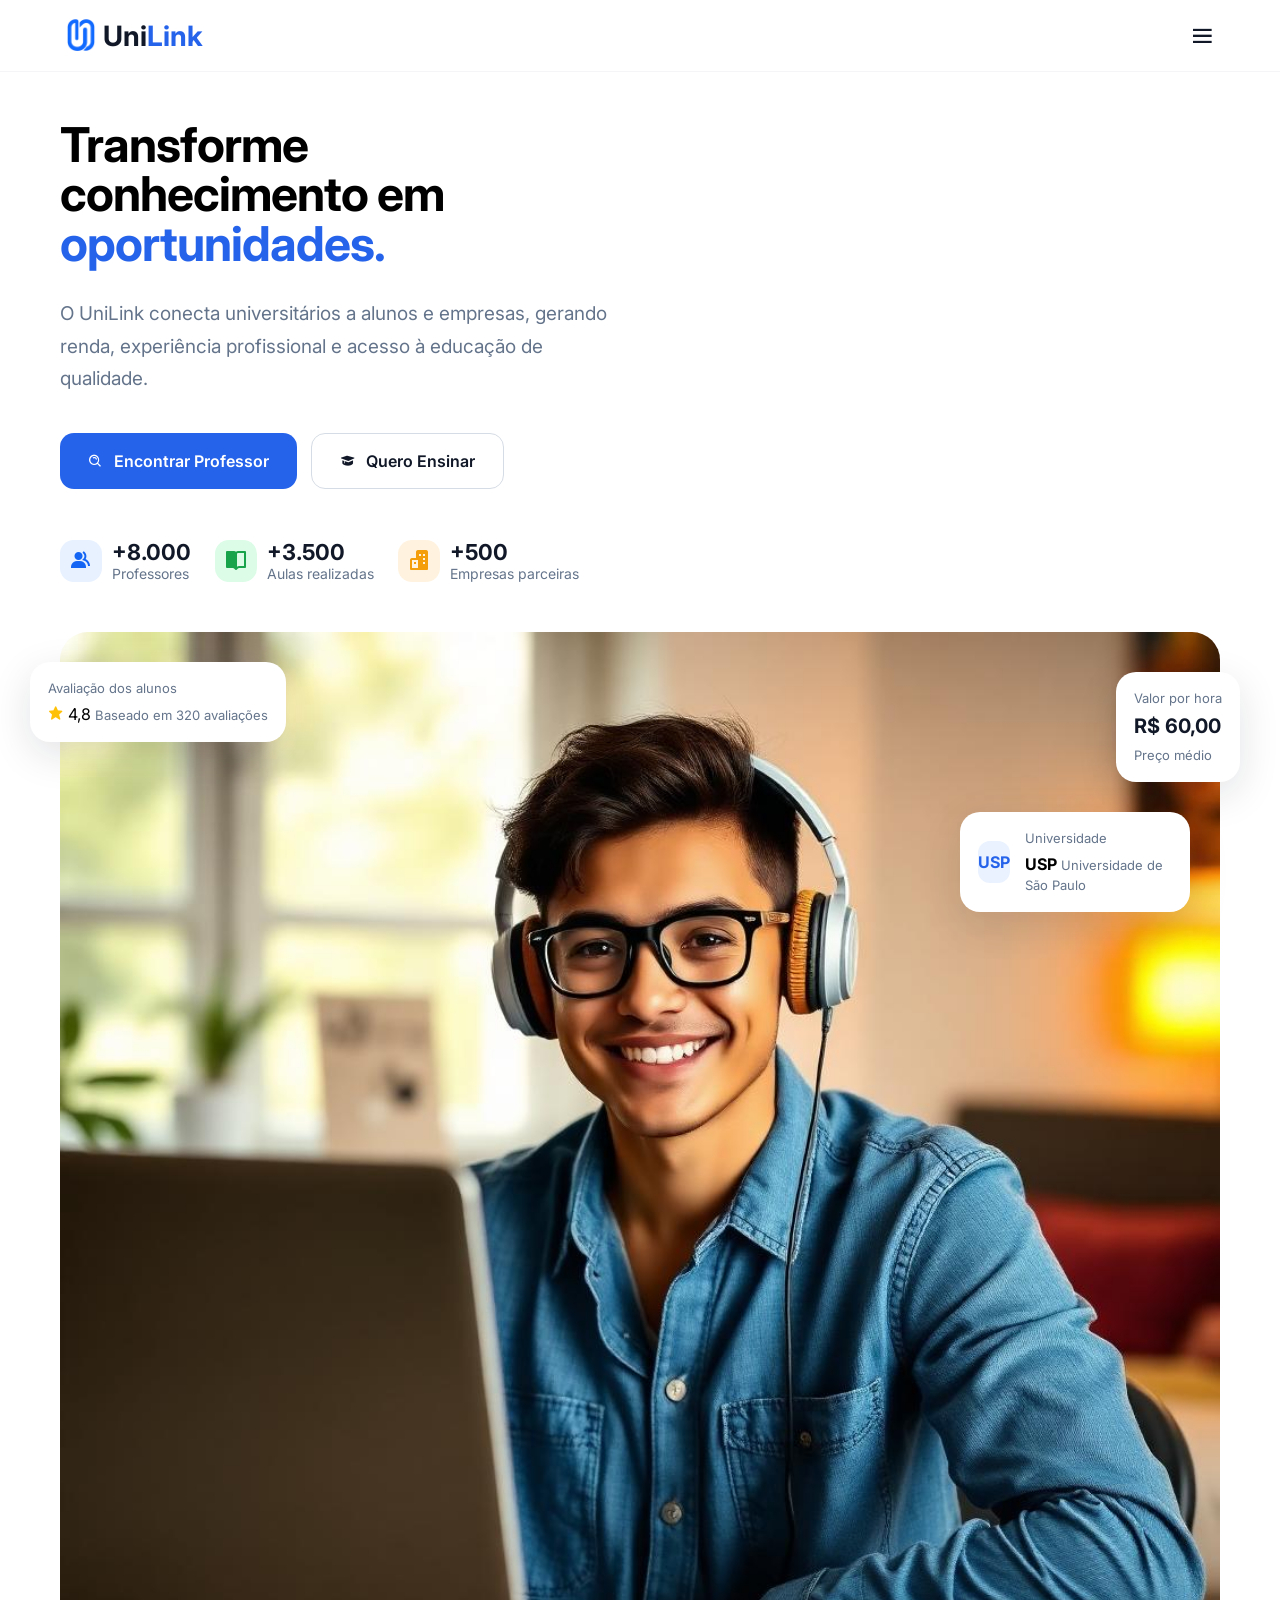
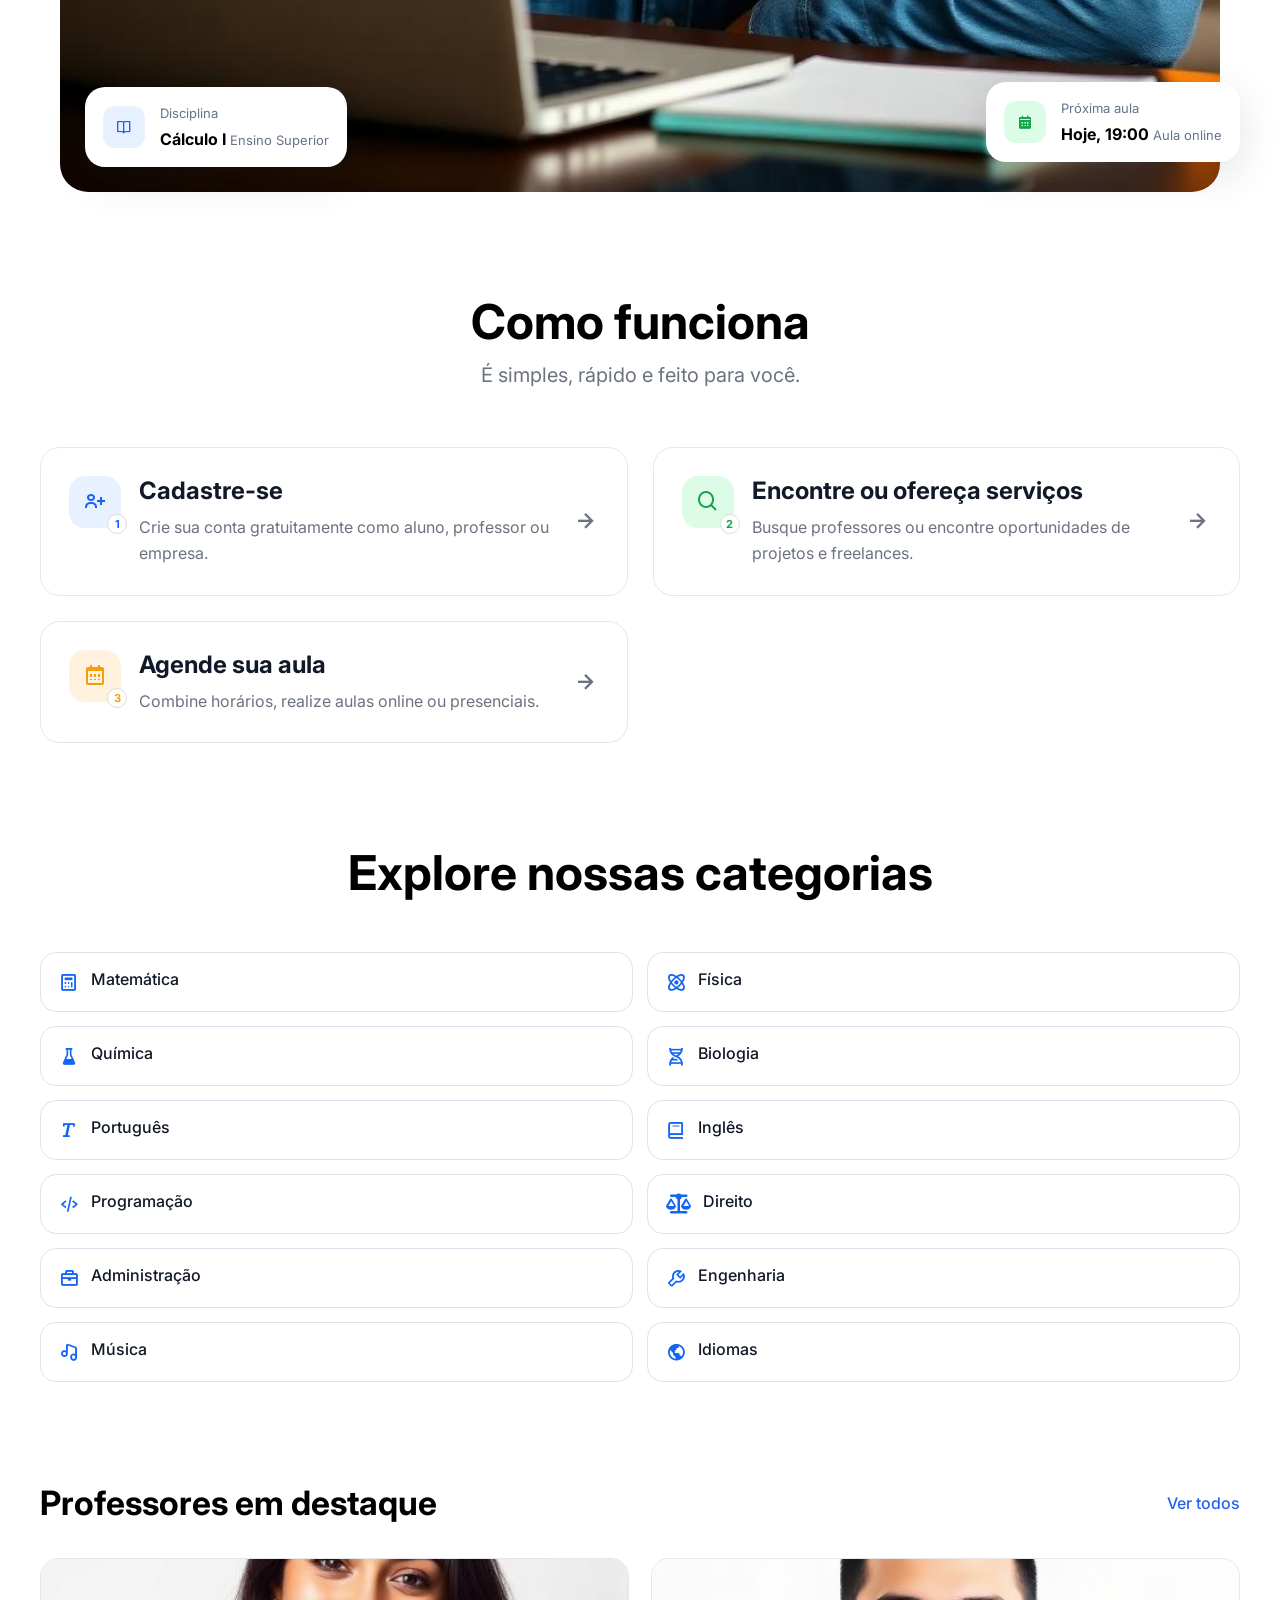
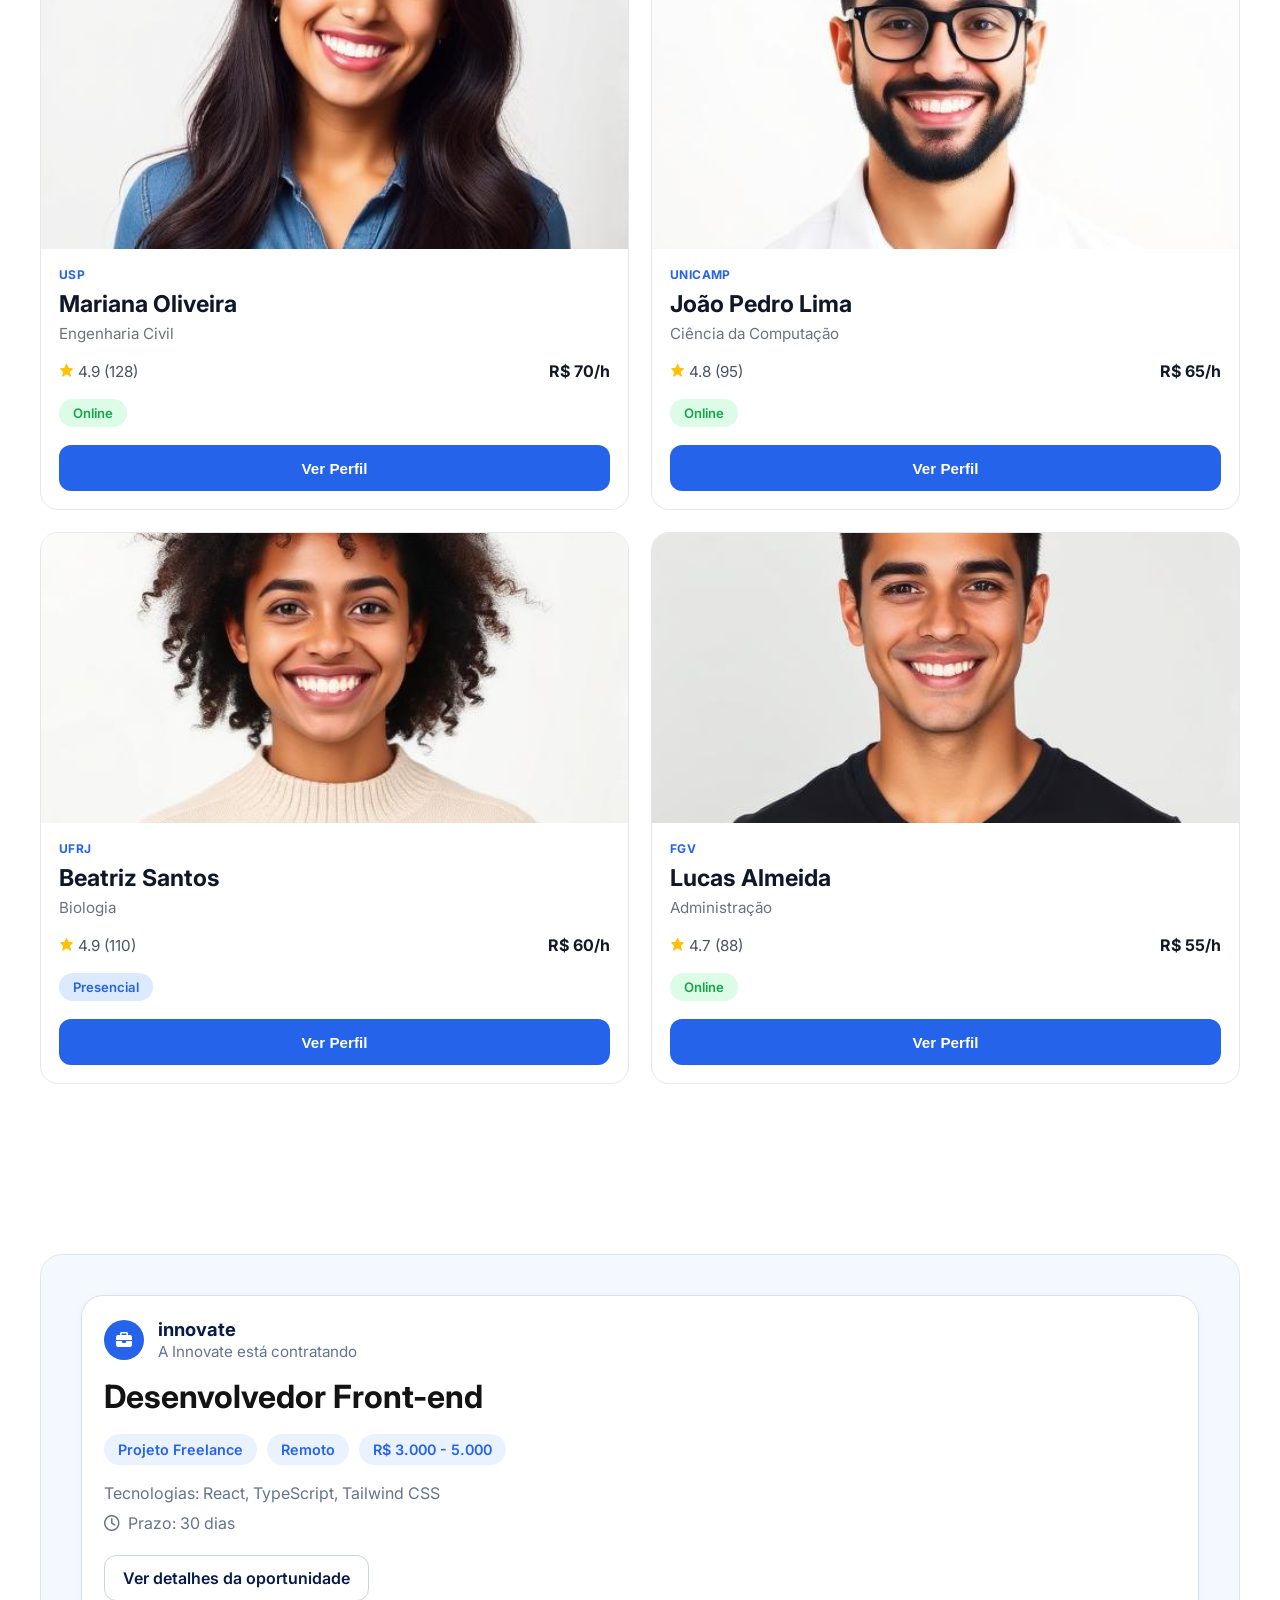
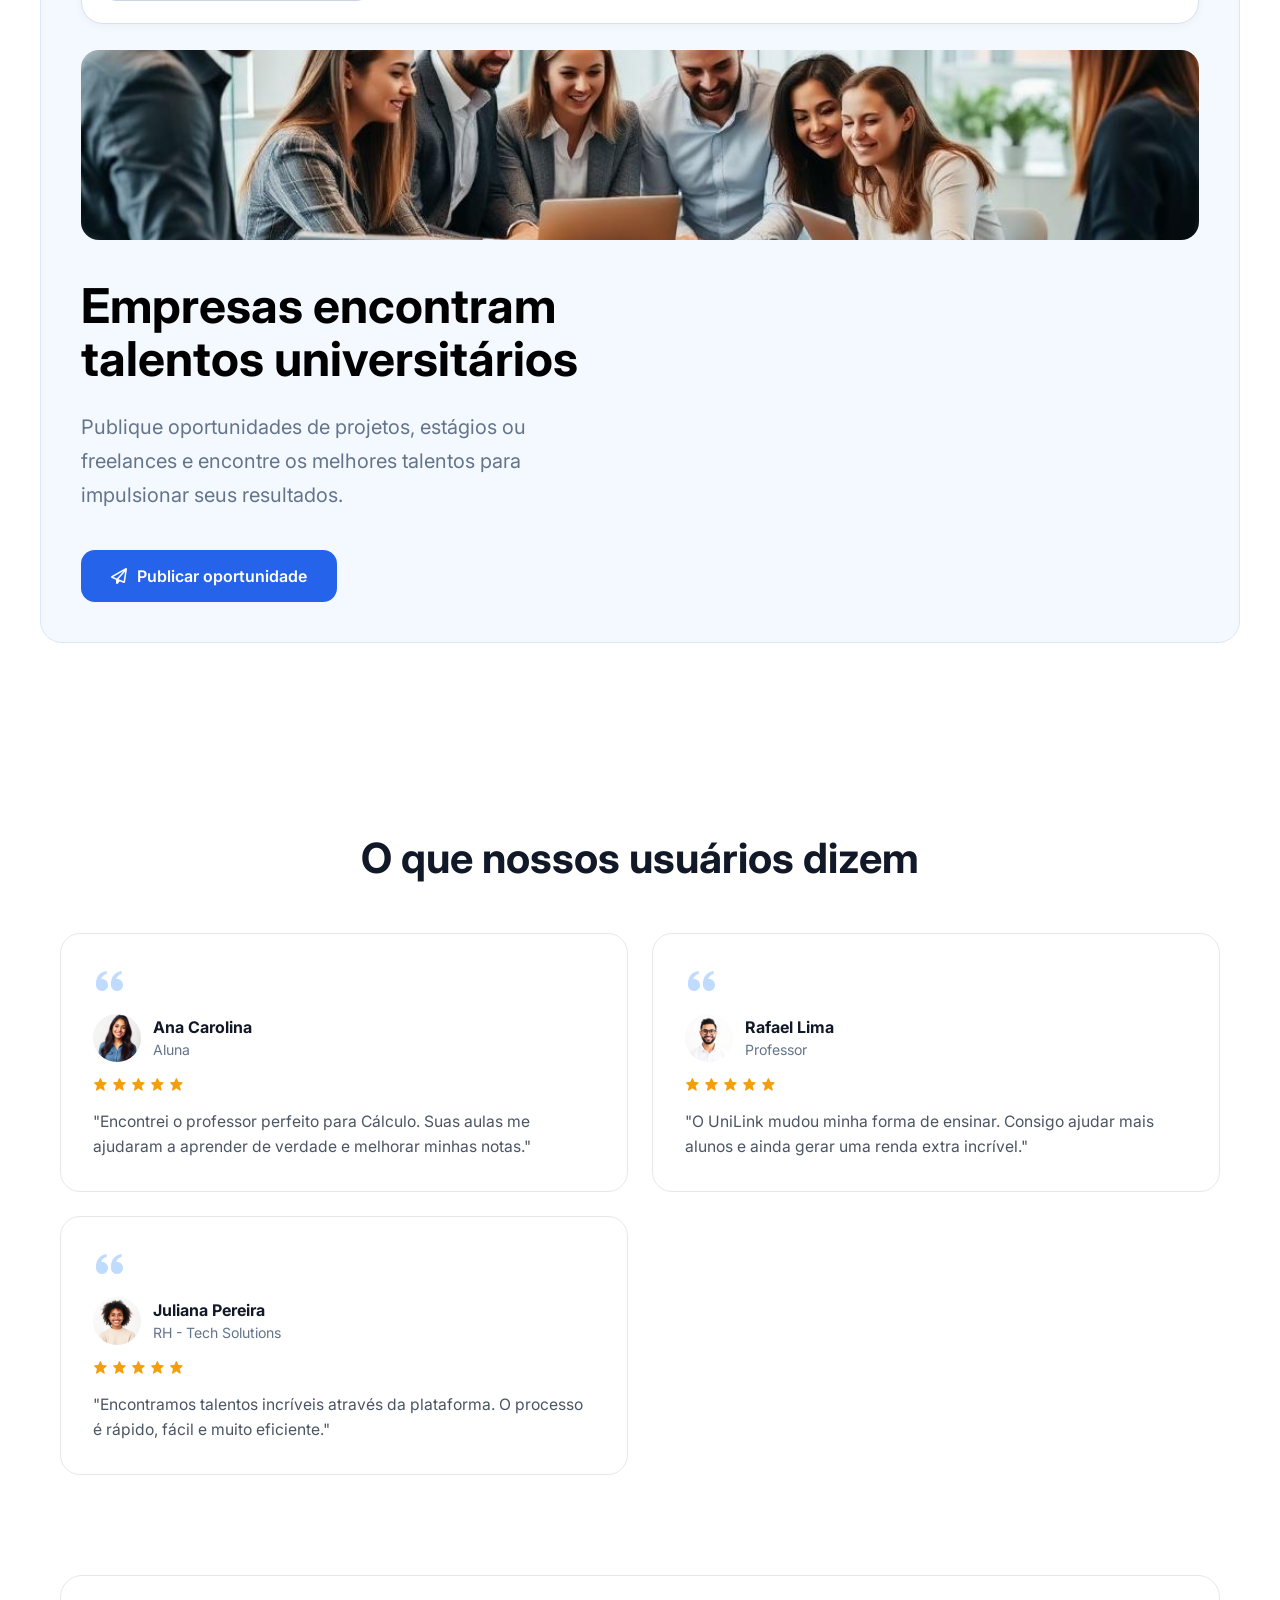
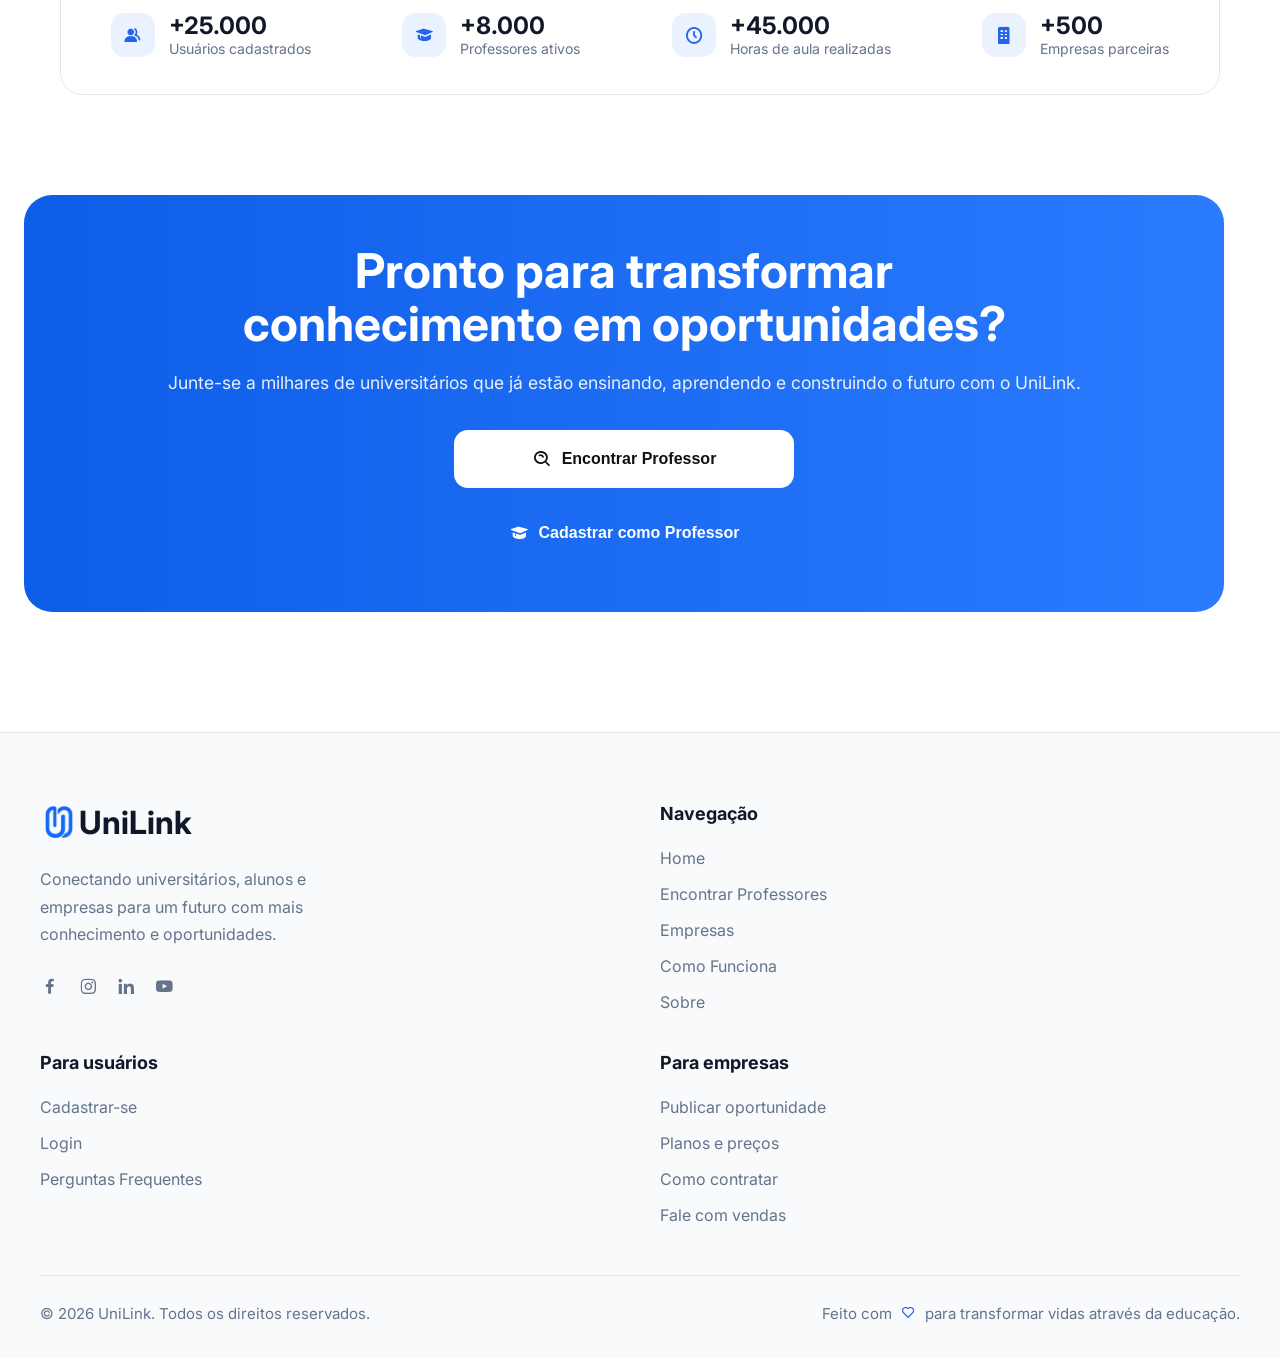
<file: index.html>
<!DOCTYPE html>
<html lang="pt-br">
<head>
    <meta charset="UTF-8">
    <meta name="viewport" content="width=device-width, initial-scale=1.0">
    <title>UniLink | Transforme conhecimento em oportunidades</title>
    <link rel="stylesheet" href="css/styles.css">
    <link href='https://unpkg.com/boxicons@2.1.4/css/boxicons.min.css' rel='stylesheet'>
    <link rel="stylesheet" href="https://cdnjs.cloudflare.com/ajax/libs/font-awesome/6.7.2/css/all.min.css">
</head>
<body>
    <div class="scroll-progress" id="scrollProgress"></div>
    <header id="header">
        <nav class="navbar">
                <a href="index.html" class="logo">
                    <div class="logo-icon">
                        <img src="img/marca/logo.png" alt="Logo">
                    </div>
                    <span >Uni<span style="color:#2563EB">Link</span></span>
                </a>
                <ul class="nav-links">
                    <li><a href="index.html">Home</a></li>
                    <li><a href="professores.html">Encontrar Professores</a></li>
                    <li><a href="empresas.html">Empresas</a></li>
                    <li><a href="como-funciona.html">Como Funciona</a></li>
                    <li><a href="sobre.html">Sobre</a></li>
                </ul>
                <div class="nav-buttons">
                    <button class="btn-login" onclick="window.location.href='login.html'">
                        <i class='bx bx-log-in' style='color:#0e0e0e'></i>
                        Login
                    </button>
                    <button class="btn-register" onclick="window.location.href='register.html'">Cadastre-se</button>
                </div>
                <button class="menu-toggle" id="menuToggle" aria-label="Abrir menu">
                    <i class='bx bx-menu'></i>
                </button>
                <div class="mobile-menu" id="mobileMenu">
                    <ul class="mobile-nav-links">
                        <li><a href="index.html">Home</a></li>
                        <li><a href="professores.html">Encontrar Professores</a></li>
                        <li><a href="empresas.html">Empresas</a></li>
                        <li><a href="como-funciona.html">Como Funciona</a></li>
                        <li><a href="sobre.html">Sobre</a></li>
                    </ul>
                    <div class="mobile-nav-buttons">
                        <button class="btn-login" onclick="window.location.href='login.html'">
                            <i class='bx bx-log-in'></i>
                            Login
                        </button>
                        <button class="btn-register" onclick="window.location.href='register.html'">Cadastre-se</button>
                    </div>
                </div>
            </nav>
    </header>
    <main>
        <section class="hero">
            <div class="hero-left">
                <h1>
                    Transforme <br> conhecimento em <br> <span>oportunidades.</span>
                </h1>
                <p>
                    O UniLink conecta universitários a alunos e empresas, gerando renda, experiência profissional e acesso à educação de qualidade.
                </p>
                <div class="hero-buttons">
                    <a href="professores.html" class="hero-btn hero-btn-primary">
                        <i class='bx bx-search-alt'></i>
                        Encontrar Professor
                    </a>
                    <a href="register.html" class="hero-btn hero-btn-secondary">
                        <i class='bx bxs-graduation' ></i>
                        Quero Ensinar
                    </a>
                </div>
                <div class="hero-stats">
                    <div class="stat">
                        <div class="icon blue">
                            <i class='bx bxs-group' ></i>
                        </div>
                        <div>
                            <h3>+8.000</h3>
                            <p>Professores</p>
                        </div>
                    </div>
                    <div class="stat">
                        <div class="icon green">
                            <i class='bx bxs-book-open' ></i>
                        </div>
                        <div>
                            <h3>+3.500</h3>
                            <p>Aulas realizadas</p>
                        </div>
                    </div>
                    <div class="stat">
                        <div class="icon orange">
                            <i class='bx bxs-buildings' ></i>
                        </div>
                        <div>
                            <h3>+500</h3>
                            <p>Empresas parceiras</p>
                        </div>
                    </div>
                </div>
            </div>
            <div class="hero-right">
                <img src="img/student.jpg">
                <div class="hero-card rating">
                    <small>Avaliação dos alunos</small>
                    <i class='bx bxs-star' style="color: #FFC107" ></i> 4,8
                    <span>Baseado em 320 avaliações</span>
                </div>
                <div class="hero-card price">
                    <small>Valor por hora</small>
                    <h3>R$ 60,00</h3>
                    <span>Preço médio</span>
                </div>
                <div class="hero-card university-card">
                    <div class="badge">USP</div>
                    <div>
                        <small>Universidade</small>
                        <strong>USP</strong>
                        <span>Universidade de São Paulo</span>
                    </div>
                </div>
                <div class="hero-card subject">
                    <div class="badge blue">
                        <i class='bx bx-book-open' ></i>
                    </div>
                    <div>
                        <small>Disciplina</small>
                        <strong>Cálculo I</strong>
                        <span>Ensino Superior</span>
                    </div>
                </div>
                <div class="hero-card lesson">
                    <div class="badge green">
                        <i class='bx bxs-calendar' ></i>
                    </div>
                    <div>
                        <small>Próxima aula</small>
                        <strong>Hoje, 19:00</strong>
                        <span>Aula online</span>
                    </div>
                </div>
            </div>
        </section>
        <section class="steps">
            <h2>Como funciona</h2>
            <p class="subtitle">É simples, rápido e feito para você.</p>
            <div class="container">
                <div class="explain">
                    <div class="icon blue">
                        <i class='bx bx-user-plus'></i>
                        <span>1</span>
                    </div>
                    <div class="content">
                        <h3>Cadastre-se</h3>
                        <p>Crie sua conta gratuitamente como aluno, professor ou empresa.</p>
                    </div>
                    <i class='bx bx-right-arrow-alt arrow'></i>
                </div>
                <div class="explain">
                    <div class="icon green">
                        <i class='bx bx-search'></i>
                        <span>2</span>
                    </div>
                    <div class="content">
                        <h3>Encontre ou ofereça serviços</h3>
                        <p>Busque professores ou encontre oportunidades de projetos e freelances.</p>
                    </div>
                    <i class='bx bx-right-arrow-alt arrow'></i>
                </div>
                <div class="explain">
                    <div class="icon orange">
                        <i class='bx bx-calendar'></i>
                        <span>3</span>
                    </div>
                    <div class="content">
                        <h3>Agende sua aula</h3>
                        <p>Combine horários, realize aulas online ou presenciais.</p>
                    </div>
                    <i class='bx bx-right-arrow-alt arrow'></i>
                </div>
            </div>
        </section>
        <section class="explore">
            <h2>Explore nossas categorias</h2>
            <div class="categories">
                <div class="item-cat">
                    <i class='bx bx-calculator'></i>
                    <span>Matemática</span>
                </div>
                <div class="item-cat">
                    <i class='bx bx-atom'></i>
                    <span>Física</span>
                </div>
                <div class="item-cat">
                    <i class='bx bxs-flask'></i>
                    <span>Química</span>
                </div>
                <div class="item-cat">
                    <i class='bx bx-dna'></i>
                    <span>Biologia</span>
                </div>
                <div class="item-cat">
                    <i class='bx bx-text'></i>
                    <span>Português</span>
                </div>
                <div class="item-cat">
                    <i class='bx bx-book'></i>
                    <span>Inglês</span>
                </div>
                <div class="item-cat">
                    <i class='bx bx-code-alt'></i>
                    <span>Programação</span>
                </div>
                <div class="item-cat">
                    <i class="fa-solid fa-scale-balanced"></i>
                    <span>Direito</span>
                </div>
                <div class="item-cat">
                    <i class='bx bx-briefcase'></i>
                    <span>Administração</span>
                </div>
                <div class="item-cat">
                    <i class='bx bx-wrench'></i>
                    <span>Engenharia</span>
                </div>
                <div class="item-cat">
                    <i class='bx bx-music'></i>
                    <span>Música</span>
                </div>
                <div class="item-cat">
                    <i class='bx bx-world'></i>
                    <span>Idiomas</span>
                </div>
            </div>
        </section>
        <section class="teachers-contrast">
            <div class="teachers-header">
                <h2>Professores em destaque</h2>
                <a href="professores.html">Ver todos</a>
            </div>
            <div class="teachers">
                <div class="card-teachers">
                    <img src="img/professores/teacher-1.jpg" alt="Mariana Oliveira">
                    <div class="card-content">
                        <span class="university">USP</span>
                        <h3>Mariana Oliveira</h3>
                        <p class="course">Engenharia Civil</p>
                        <div class="info">
                            <span>
                                <i class='bx bxs-star' style="color:#FFC107"></i>
                                4.9 (128)
                            </span>
                            <strong>R$ 70/h</strong>
                        </div>
                        <span class="status online">Online</span>
                        <button>Ver Perfil</button>
                    </div>
                </div>
                <div class="card-teachers">
                    <img src="img/professores/teacher-2.jpg" alt="João Pedro">
                    <div class="card-content">
                        <span class="university">UNICAMP</span>
                        <h3>João Pedro Lima</h3>
                        <p class="course">Ciência da Computação</p>
                        <div class="info">
                            <span>
                                <i class='bx bxs-star' style="color:#FFC107"></i>
                                4.8 (95)
                            </span>
                            <strong>R$ 65/h</strong>
                        </div>
                        <span class="status online">Online</span>
                        <button>Ver Perfil</button>
                    </div>
                </div>
                <div class="card-teachers">
                    <img src="img/professores/teacher-3.jpg" alt="Beatriz Santos">
                    <div class="card-content">
                        <span class="university">UFRJ</span>
                        <h3>Beatriz Santos</h3>
                        <p class="course">Biologia</p>
                        <div class="info">
                            <span>
                                <i class='bx bxs-star' style="color:#FFC107"></i>
                                4.9 (110)
                            </span>
                            <strong>R$ 60/h</strong>
                        </div>
                        <span class="status presencial">Presencial</span>
                        <button>Ver Perfil</button>
                    </div>
                </div>
                <div class="card-teachers">
                    <img src="img/professores/teacher-4.jpg" alt="Lucas Almeida">
                    <div class="card-content">
                        <span class="university">FGV</span>
                        <h3>Lucas Almeida</h3>
                        <p class="course">Administração</p>
                        <div class="info">
                            <span>
                                <i class='bx bxs-star' style="color:#FFC107"></i>
                                4.7 (88)
                            </span>
                            <strong>R$ 55/h</strong>
                        </div>
                        <span class="status online">Online</span>
                        <button>Ver Perfil</button>
                    </div>
                </div>
            </div>
        </section>
        <section class="recruitment">
            <div class="recruitment-container">
                <div class="recruitment-preview">
                    <article class="job-card">
                        <div class="job-header">
                            <div class="company-icon">
                                <i class="fa-solid fa-briefcase"></i>
                            </div>
                            <div>
                                <span class="company-name">innovate</span>
                                <p>A Innovate está contratando</p>
                            </div>
                        </div>
                        <h3>Desenvolvedor Front-end</h3>
                        <div class="job-tags">
                            <span>Projeto Freelance</span>
                            <span>Remoto</span>
                            <span>R$ 3.000 - 5.000</span>
                        </div>
                        <p class="technologies">
                            Tecnologias: React, TypeScript, Tailwind CSS
                        </p>
                        <p class="deadline">
                            <i class="fa-regular fa-clock"></i>
                            Prazo: 30 dias
                        </p>
                        <a href="/empresas.html" class="details-btn">
                            Ver detalhes da oportunidade
                        </a>
                    </article>
                    <img src="img/equipes/companies-meeting.jpg" alt="Equipe da empresa">
                </div>
                <div class="recruitment-content">
                    <h2>
                        Empresas encontram <br> talentos universitários
                    </h2>
                    <p>
                        Publique oportunidades de projetos, estágios ou freelances e encontre os melhores talentos para impulsionar seus resultados.
                    </p>
                    <a href="/login.html" class="publish-btn">
                        <i class="fa-regular fa-paper-plane"></i>
                        Publicar oportunidade
                    </a>
                </div>
            </div>
        </section>
        <section class="testimonials">
            <h2>O que nossos usuários dizem</h2>
            <div class="testimonials-grid">
                <div class="testimonial-card">
                    <i class='bx bxs-quote-alt-left quote-icon'></i>
                    <div class="testimonial-author">
                        <img src="img/professores/teacher-1.jpg" alt="Ana Carolina">
                        <div>
                            <h4>Ana Carolina</h4>
                            <span>Aluna</span>
                        </div>
                    </div>
                    <div class="testimonial-stars">
                        <i class='bx bxs-star'></i>
                        <i class='bx bxs-star'></i>
                        <i class='bx bxs-star'></i>
                        <i class='bx bxs-star'></i>
                        <i class='bx bxs-star'></i>
                    </div>
                    <p>"Encontrei o professor perfeito para Cálculo. Suas aulas me ajudaram a aprender de verdade e melhorar minhas notas."</p>
                </div>
                <div class="testimonial-card">
                    <i class='bx bxs-quote-alt-left quote-icon'></i>
                    <div class="testimonial-author">
                        <img src="img/professores/teacher-2.jpg" alt="Rafael Lima">
                        <div>
                            <h4>Rafael Lima</h4>
                            <span>Professor</span>
                        </div>
                    </div>
                    <div class="testimonial-stars">
                        <i class='bx bxs-star'></i>
                        <i class='bx bxs-star'></i>
                        <i class='bx bxs-star'></i>
                        <i class='bx bxs-star'></i>
                        <i class='bx bxs-star'></i>
                    </div>
                    <p>"O UniLink mudou minha forma de ensinar. Consigo ajudar mais alunos e ainda gerar uma renda extra incrível."</p>
                </div>
                <div class="testimonial-card">
                    <i class='bx bxs-quote-alt-left quote-icon'></i>
                    <div class="testimonial-author">
                        <img src="img/professores/teacher-3.jpg" alt="Juliana Pereira">
                        <div>
                            <h4>Juliana Pereira</h4>
                            <span>RH - Tech Solutions</span>
                        </div>
                    </div>
                    <div class="testimonial-stars">
                        <i class='bx bxs-star'></i>
                        <i class='bx bxs-star'></i>
                        <i class='bx bxs-star'></i>
                        <i class='bx bxs-star'></i>
                        <i class='bx bxs-star'></i>
                    </div>
                    <p>"Encontramos talentos incríveis através da plataforma. O processo é rápido, fácil e muito eficiente."</p>
                </div>
            </div>
        </section>
        <section class="stats-bar">
            <div class="stats-bar-container">
                <div class="stats-bar-item">
                    <div class="stats-bar-icon">
                        <i class='bx bxs-group'></i>
                    </div>
                    <div>
                        <h3>+25.000</h3>
                        <p>Usuários cadastrados</p>
                    </div>
                </div>
                <div class="stats-bar-item">
                    <div class="stats-bar-icon">
                        <i class='bx bxs-graduation'></i>
                    </div>
                    <div>
                        <h3>+8.000</h3>
                        <p>Professores ativos</p>
                    </div>
                </div>
                <div class="stats-bar-item">
                    <div class="stats-bar-icon">
                        <i class='bx bx-time-five'></i>
                    </div>
                    <div>
                        <h3>+45.000</h3>
                        <p>Horas de aula realizadas</p>
                    </div>
                </div>
                <div class="stats-bar-item">
                    <div class="stats-bar-icon">
                        <i class='bx bxs-building'></i>
                    </div>
                    <div>
                        <h3>+500</h3>
                        <p>Empresas parceiras</p>
                    </div>
                </div>
            </div>
        </section>
        <section class="cta">
            <div class="cta-content">
                <h2>
                    Pronto para transformar <br> conhecimento em oportunidades?
                </h2>
                <p>
                    Junte-se a milhares de universitários que já estão ensinando, aprendendo e construindo o futuro com o UniLink.
                </p>
            </div>
            <div class="cta-actions">
                <button onclick="window.location.href='professores.html'" class="filled">
                    <i class='bx bx-search-alt'></i>
                    Encontrar Professor
                </button>
                <button onclick="window.location.href='register.html'" class="outline">
                    <i class='bx bxs-graduation'></i>
                    Cadastrar como Professor
                </button>
            </div>
        </section>
    </main>
    <footer class="footer">
        <div class="footer-container">
            <div class="footer-top">
                <div class="footer-brand">
                    <a href="#" class="footer-logo">
                        <div class="footer-logo-icon">
                            <img src="img/marca/logo.png" alt="Logo">
                        </div>
                        <span>UniLink</span>
                    </a>
                    <p>
                        Conectando universitários, alunos e empresas para um futuro com mais conhecimento e oportunidades.
                    </p>
                    <div class="footer-social">
                        <a href="#"><i class='bx bxl-facebook'></i></a>
                        <a href="#"><i class='bx bxl-instagram' ></i></a>
                        <a href="#"><i class='bx bxl-linkedin' ></i></a>
                        <a href="#"><i class='bx bxl-youtube'></i></a>
                    </div>
                </div>
                <div class="footer-links">
                    <h4>Navegação</h4>
                    <a href="index.html">Home</a>
                    <a href="professores.html">Encontrar Professores</a>
                    <a href="empresas.html">Empresas</a>
                    <a href="como-funciona.html">Como Funciona</a>
                    <a href="sobre.html">Sobre</a>
                </div>
                <div class="footer-links">
                    <h4>Para usuários</h4>
                    <a href="register.html">Cadastrar-se</a>
                    <a href="login.html">Login</a>
                    <a href="faq.html">Perguntas Frequentes</a>
                </div>
                <div class="footer-links">
                    <h4>Para empresas</h4>
                    <a href="#">Publicar oportunidade</a>
                    <a href="#">Planos e preços</a>
                    <a href="#">Como contratar</a>
                    <a href="#">Fale com vendas</a>
                </div>
            </div>
            <div class="footer-bottom">
                <p>
                    © 2026 UniLink. Todos os direitos reservados.
                </p>
                <p>
                    Feito com
                    <i class='bx bx-heart'></i>
                    para transformar vidas através da educação.
                </p>
            </div>
        </div>
    </footer>
    <script src="js/script.js"></script>
</body>
</html>
</file>
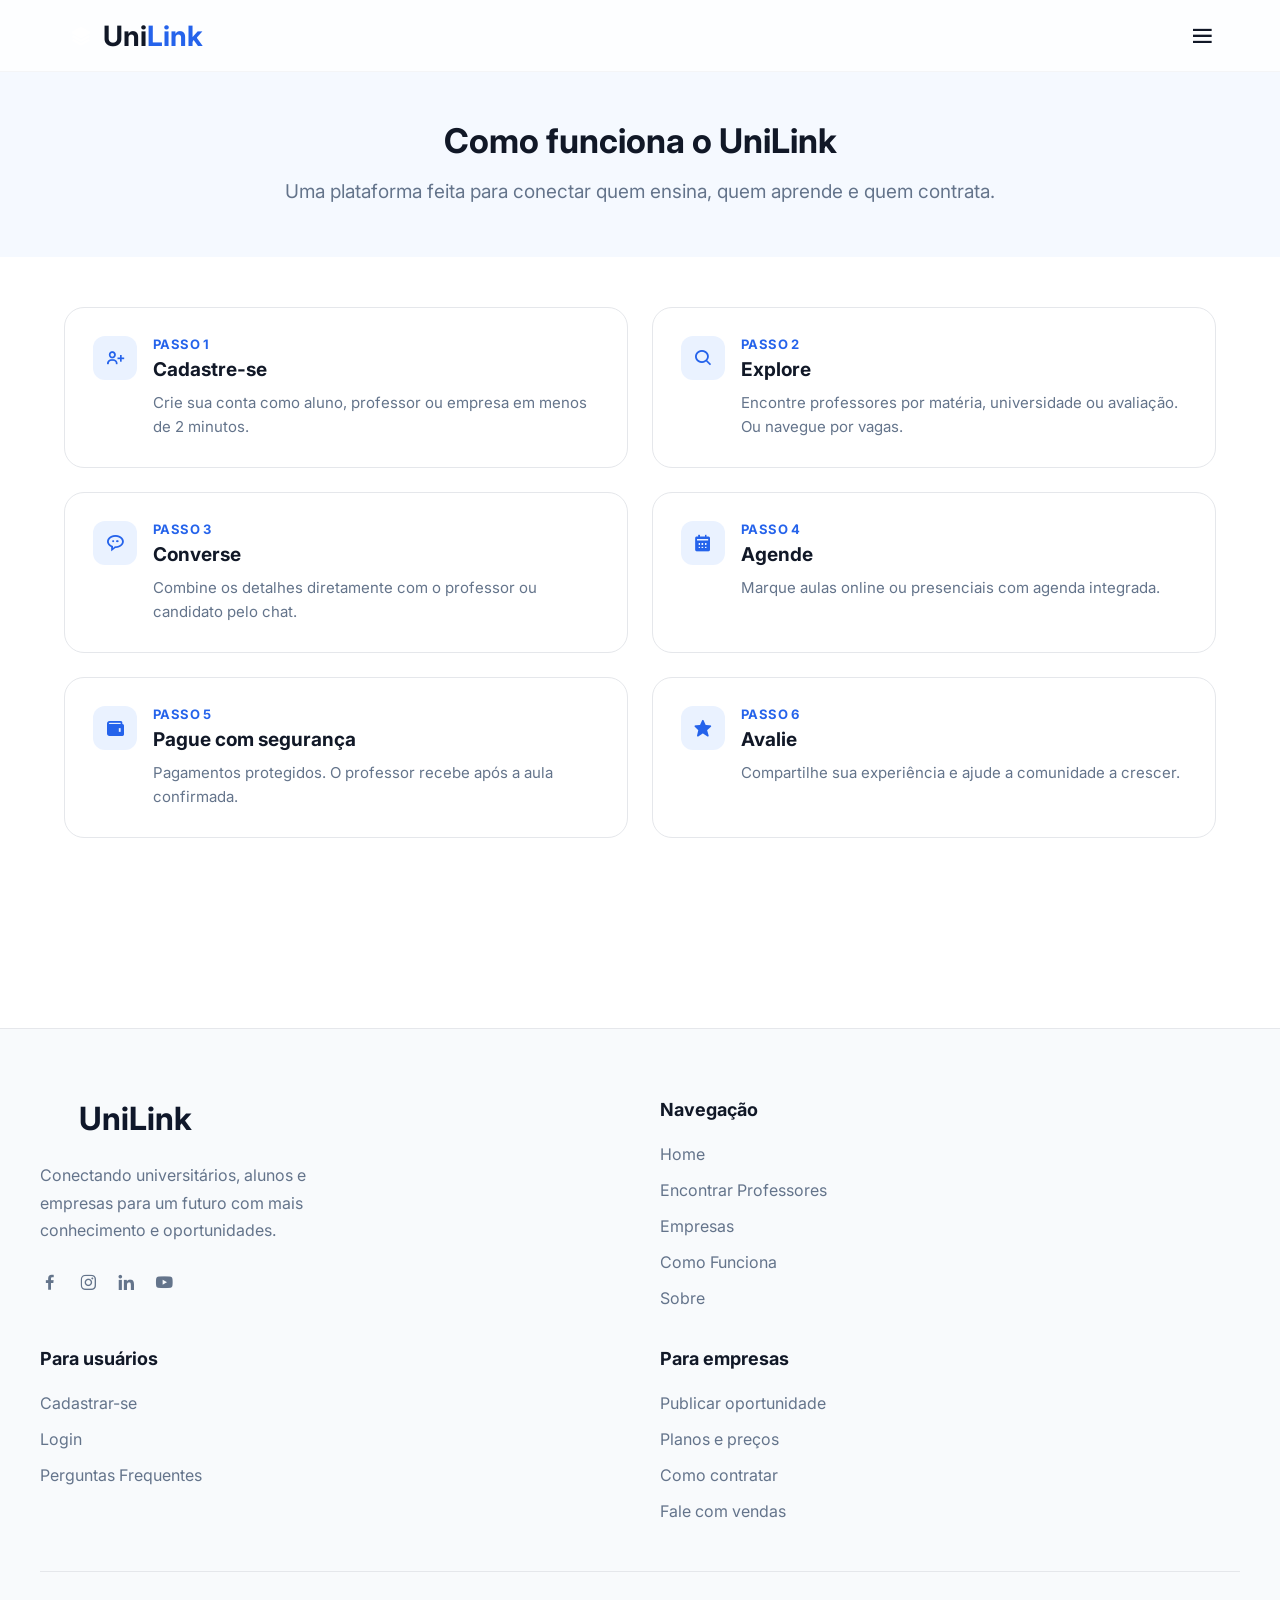
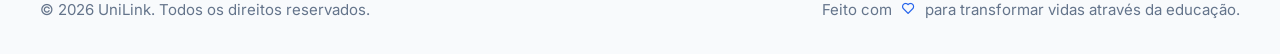
<file: como-funciona.html>
<!DOCTYPE html>
<html lang="pt-BR">
<head>
    <meta charset="UTF-8">
    <meta name="viewport" content="width=device-width, initial-scale=1.0">
    <title>Como Funciona - UniLink</title>
    <link rel="stylesheet" href="css/styles.css">
    <link rel="stylesheet" href="css/como-funciona.css">
    <link href="https://unpkg.com/boxicons@2.1.4/css/boxicons.min.css" rel="stylesheet">
</head>
<body>
    <header id="header">
        <nav class="navbar">
            <a href="index.html" class="logo">
                <div class="logo-icon">
                    <i class='bx bxs-layer'></i>
                </div>
                <span>Uni<span style="color:#2563EB">Link</span></span>
            </a>
            <ul class="nav-links">
                <li><a href="index.html">Home</a></li>
                <li><a href="professores.html">Encontrar Professores</a></li>
                <li><a href="empresas.html">Empresas</a></li>
                <li><a href="como-funciona.html">Como Funciona</a></li>
                <li><a href="sobre.html">Sobre</a></li>
            </ul>
            <div class="nav-buttons">
                <button class="btn-login" onclick="window.location.href='login.html'">
                    <i class='bx bx-log-in' style='color:#0e0e0e'></i>
                    Login
                </button>
                <button class="btn-register" onclick="window.location.href='register.html'">Cadastre-se</button>
            </div>
            <button class="menu-toggle" id="menuToggle" aria-label="Abrir menu">
                <i class='bx bx-menu'></i>
            </button>
            <div class="mobile-menu" id="mobileMenu">
                <ul class="mobile-nav-links">
                    <li><a href="index.html">Home</a></li>
                    <li><a href="professores.html">Encontrar Professores</a></li>
                    <li><a href="empresas.html">Empresas</a></li>
                    <li><a href="como-funciona.html">Como Funciona</a></li>
                    <li><a href="sobre.html">Sobre</a></li>
                </ul>
                <div class="mobile-nav-buttons">
                    <button class="btn-login" onclick="window.location.href='login.html'">
                        <i class='bx bx-log-in'></i>
                        Login
                    </button>
                    <button class="btn-register" onclick="window.location.href='register.html'">Cadastre-se</button>
                </div>
            </div>
        </nav>
    </header>

    <main>
        <section class="hiw-hero">
            <div class="hiw-hero-container">
                <h1>Como funciona o UniLink</h1>
                <p>
                    Uma plataforma feita para conectar quem ensina, quem aprende e quem contrata.
                </p>
            </div>
        </section>

        <section class="hiw-steps">
            <div class="hiw-steps-grid">
                <div class="hiw-card">
                    <div class="hiw-card-icon">
                        <i class='bx bx-user-plus'></i>
                    </div>
                    <div class="hiw-card-content">
                        <span class="hiw-card-label">Passo 1</span>
                        <h3>Cadastre-se</h3>
                        <p>Crie sua conta como aluno, professor ou empresa em menos de 2 minutos.</p>
                    </div>
                </div>
                <div class="hiw-card">
                    <div class="hiw-card-icon">
                        <i class='bx bx-search'></i>
                    </div>
                    <div class="hiw-card-content">
                        <span class="hiw-card-label">Passo 2</span>
                        <h3>Explore</h3>
                        <p>Encontre professores por matéria, universidade ou avaliação. Ou navegue por vagas.</p>
                    </div>
                </div>
                <div class="hiw-card">
                    <div class="hiw-card-icon">
                        <i class='bx bx-message-rounded-dots'></i>
                    </div>
                    <div class="hiw-card-content">
                        <span class="hiw-card-label">Passo 3</span>
                        <h3>Converse</h3>
                        <p>Combine os detalhes diretamente com o professor ou candidato pelo chat.</p>
                    </div>
                </div>
                <div class="hiw-card">
                    <div class="hiw-card-icon">
                        <i class='bx bxs-calendar'></i>
                    </div>
                    <div class="hiw-card-content">
                        <span class="hiw-card-label">Passo 4</span>
                        <h3>Agende</h3>
                        <p>Marque aulas online ou presenciais com agenda integrada.</p>
                    </div>
                </div>
                <div class="hiw-card">
                    <div class="hiw-card-icon">
                        <i class='bx bxs-wallet'></i>
                    </div>
                    <div class="hiw-card-content">
                        <span class="hiw-card-label">Passo 5</span>
                        <h3>Pague com segurança</h3>
                        <p>Pagamentos protegidos. O professor recebe após a aula confirmada.</p>
                    </div>
                </div>
                <div class="hiw-card">
                    <div class="hiw-card-icon">
                        <i class='bx bxs-star'></i>
                    </div>
                    <div class="hiw-card-content">
                        <span class="hiw-card-label">Passo 6</span>
                        <h3>Avalie</h3>
                        <p>Compartilhe sua experiência e ajude a comunidade a crescer.</p>
                    </div>
                </div>
            </div>
        </section>
    </main>

    <footer class="footer">
        <div class="footer-container">
            <div class="footer-top">
                <div class="footer-brand">
                    <a href="index.html" class="footer-logo">
                        <div class="footer-logo-icon">
                            <i class="fa-solid fa-layer-group"></i>
                        </div>
                        <span>UniLink</span>
                    </a>
                    <p>
                        Conectando universitários, alunos e empresas para um futuro com mais conhecimento e oportunidades.
                    </p>
                    <div class="footer-social">
                        <a href="#"><i class='bx bxl-facebook'></i></a>
                        <a href="#"><i class='bx bxl-instagram' ></i></a>
                        <a href="#"><i class='bx bxl-linkedin' ></i></a>
                        <a href="#"><i class='bx bxl-youtube'></i></a>
                    </div>
                </div>
                <div class="footer-links">
                    <h4>Navegação</h4>
                    <a href="index.html">Home</a>
                    <a href="professores.html">Encontrar Professores</a>
                    <a href="empresas.html">Empresas</a>
                    <a href="como-funciona.html">Como Funciona</a>
                    <a href="sobre.html">Sobre</a>
                </div>
                <div class="footer-links">
                    <h4>Para usuários</h4>
                    <a href="register.html">Cadastrar-se</a>
                    <a href="login.html">Login</a>
                    <a href="faq.html">Perguntas Frequentes</a>
                </div>
                <div class="footer-links">
                    <h4>Para empresas</h4>
                    <a href="#">Publicar oportunidade</a>
                    <a href="#">Planos e preços</a>
                    <a href="#">Como contratar</a>
                    <a href="#">Fale com vendas</a>
                </div>
            </div>
            <div class="footer-bottom">
                <p>
                    © 2026 UniLink. Todos os direitos reservados.
                </p>
                <p>
                    Feito com
                    <i class='bx bx-heart'></i>
                    para transformar vidas através da educação.
                </p>
            </div>
        </div>
    </footer>
    <script src="js/script.js"></script>
</body>
</html>
</file>
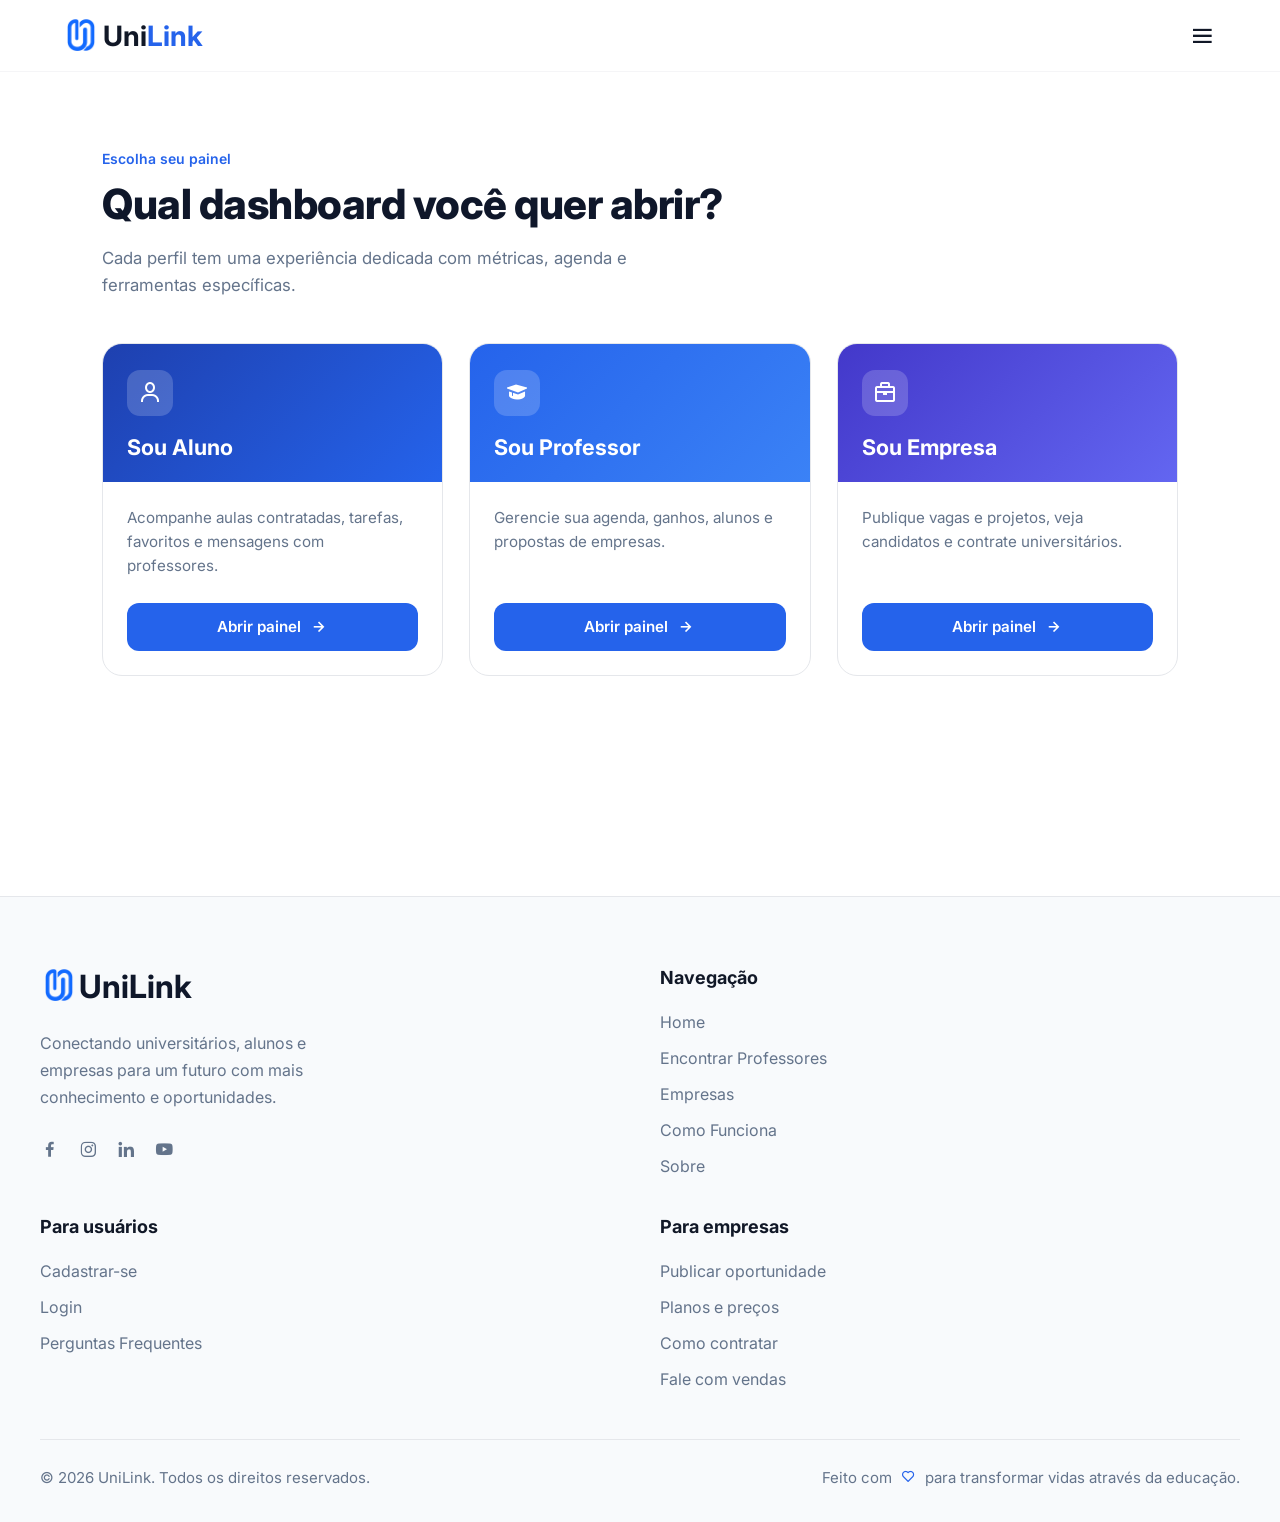
<file: dashboard.html>
<!DOCTYPE html>
<html lang="pt-br">
<head>
    <meta charset="UTF-8">
    <meta name="viewport" content="width=device-width, initial-scale=1.0">
    <title>Escolha seu Painel | UniLink</title>
    <link rel="stylesheet" href="css/styles.css">
    <link rel="stylesheet" href="css/dashboard/dashboard.css">
    <link href='https://unpkg.com/boxicons@2.1.4/css/boxicons.min.css' rel='stylesheet'>
</head>
<body>
    <header id="header">
        <nav class="navbar">
            <a href="index.html" class="logo">
                <div class="logo-icon">
                    <img src="img/marca/logo.png" alt="Logo">
                </div>
                <span >Uni<span style="color:#2563EB">Link</span></span>
            </a>
            <ul class="nav-links">
                <li><a href="index.html">Home</a></li>
                <li><a href="professores.html">Encontrar Professores</a></li>
                <li><a href="empresas.html">Empresas</a></li>
                <li><a href="#">Como Funciona</a></li>
                <li><a href="faq.html">Sobre</a></li>
            </ul>
            <div class="nav-buttons">
                <button class="btn-login" onclick="window.location.href='login.html'">
                    <i class='bx bx-log-in' style='color:#0e0e0e'></i>
                    Login
                </button>
                <button class="btn-register" onclick="window.location.href='register.html'">Cadastre-se</button>
            </div>
            <button class="menu-toggle" id="menuToggle" aria-label="Abrir menu">
                <i class='bx bx-menu'></i>
            </button>
            <div class="mobile-menu" id="mobileMenu">
                <ul class="mobile-nav-links">
                    <li><a href="index.html">Home</a></li>
                    <li><a href="professores.html">Encontrar Professores</a></li>
                    <li><a href="empresas.html">Empresas</a></li>
                    <li><a href="#">Como Funciona</a></li>
                    <li><a href="faq.html">Sobre</a></li>
                </ul>
                <div class="mobile-nav-buttons">
                    <button class="btn-login" onclick="window.location.href='login.html'">
                        <i class='bx bx-log-in'></i>
                        Login
                    </button>
                    <button class="btn-register" onclick="window.location.href='register.html'">Cadastre-se</button>
                </div>
            </div>
        </nav>
    </header>
    <main>
        <section class="dash-select">
            <div class="dash-container">
                <span class="dash-eyebrow">Escolha seu painel</span>
                <h1>Qual dashboard você quer abrir?</h1>
                <p>Cada perfil tem uma experiência dedicada com métricas, agenda e ferramentas específicas.</p>
                <div class="dash-grid">
                    <article class="dash-card dash-card-aluno">
                        <div class="dash-card-top">
                            <div class="dash-icon">
                                <i class='bx bx-user'></i>
                            </div>
                            <h3>Sou Aluno</h3>
                        </div>
                        <div class="dash-card-body">
                            <p>Acompanhe aulas contratadas, tarefas, favoritos e mensagens com professores.</p>
                            <a href="painel-aluno.html" class="dash-btn">
                                Abrir painel
                                <i class='bx bx-right-arrow-alt'></i>
                            </a>
                        </div>
                    </article>
                    <article class="dash-card dash-card-professor">
                        <div class="dash-card-top">
                            <div class="dash-icon">
                                <i class='bx bxs-graduation'></i>
                            </div>
                            <h3>Sou Professor</h3>
                        </div>
                        <div class="dash-card-body">
                            <p>Gerencie sua agenda, ganhos, alunos e propostas de empresas.</p>
                            <a href="painel-professor.html" class="dash-btn">
                                Abrir painel
                                <i class='bx bx-right-arrow-alt'></i>
                            </a>
                        </div>
                    </article>
                    <article class="dash-card dash-card-empresa">
                        <div class="dash-card-top">
                            <div class="dash-icon">
                                <i class='bx bx-briefcase'></i>
                            </div>
                            <h3>Sou Empresa</h3>
                        </div>
                        <div class="dash-card-body">
                            <p>Publique vagas e projetos, veja candidatos e contrate universitários.</p>
                            <a href="painel-empresa.html" class="dash-btn">
                                Abrir painel
                                <i class='bx bx-right-arrow-alt'></i>
                            </a>
                        </div>
                    </article>
                </div>
            </div>
        </section>
    </main>
    <footer class="footer">
        <div class="footer-container">
            <div class="footer-top">
                <div class="footer-brand">
                    <a href="#" class="footer-logo">
                        <div class="footer-logo-icon">
                            <img src="img/marca/logo.png" alt="Logo">
                        </div>
                        <span>UniLink</span>
                    </a>
                    <p>
                        Conectando universitários, alunos e empresas para um futuro com mais conhecimento e oportunidades.
                    </p>
                    <div class="footer-social">
                        <a href="#"><i class='bx bxl-facebook'></i></a>
                        <a href="#"><i class='bx bxl-instagram' ></i></a>
                        <a href="#"><i class='bx bxl-linkedin' ></i></a>
                        <a href="#"><i class='bx bxl-youtube'></i></a>
                    </div>
                </div>
                <div class="footer-links">
                    <h4>Navegação</h4>
                    <a href="index.html">Home</a>
                    <a href="professores.html">Encontrar Professores</a>
                    <a href="empresas.html">Empresas</a>
                    <a href="#">Como Funciona</a>
                    <a href="faq.html">Sobre</a>
                </div>
                <div class="footer-links">
                    <h4>Para usuários</h4>
                    <a href="register.html">Cadastrar-se</a>
                    <a href="login.html">Login</a>
                    <a href="faq.html">Perguntas Frequentes</a>
                </div>
                <div class="footer-links">
                    <h4>Para empresas</h4>
                    <a href="#">Publicar oportunidade</a>
                    <a href="#">Planos e preços</a>
                    <a href="#">Como contratar</a>
                    <a href="#">Fale com vendas</a>
                </div>
            </div>
            <div class="footer-bottom">
                <p>
                    © 2026 UniLink. Todos os direitos reservados.
                </p>
                <p>
                    Feito com
                    <i class='bx bx-heart'></i>
                    para transformar vidas através da educação.
                </p>
            </div>
        </div>
    </footer>
    <script src="js/script.js"></script>
    <script src="js/dashboard/dashboard.js"></script>
</body>
</html>
</file>
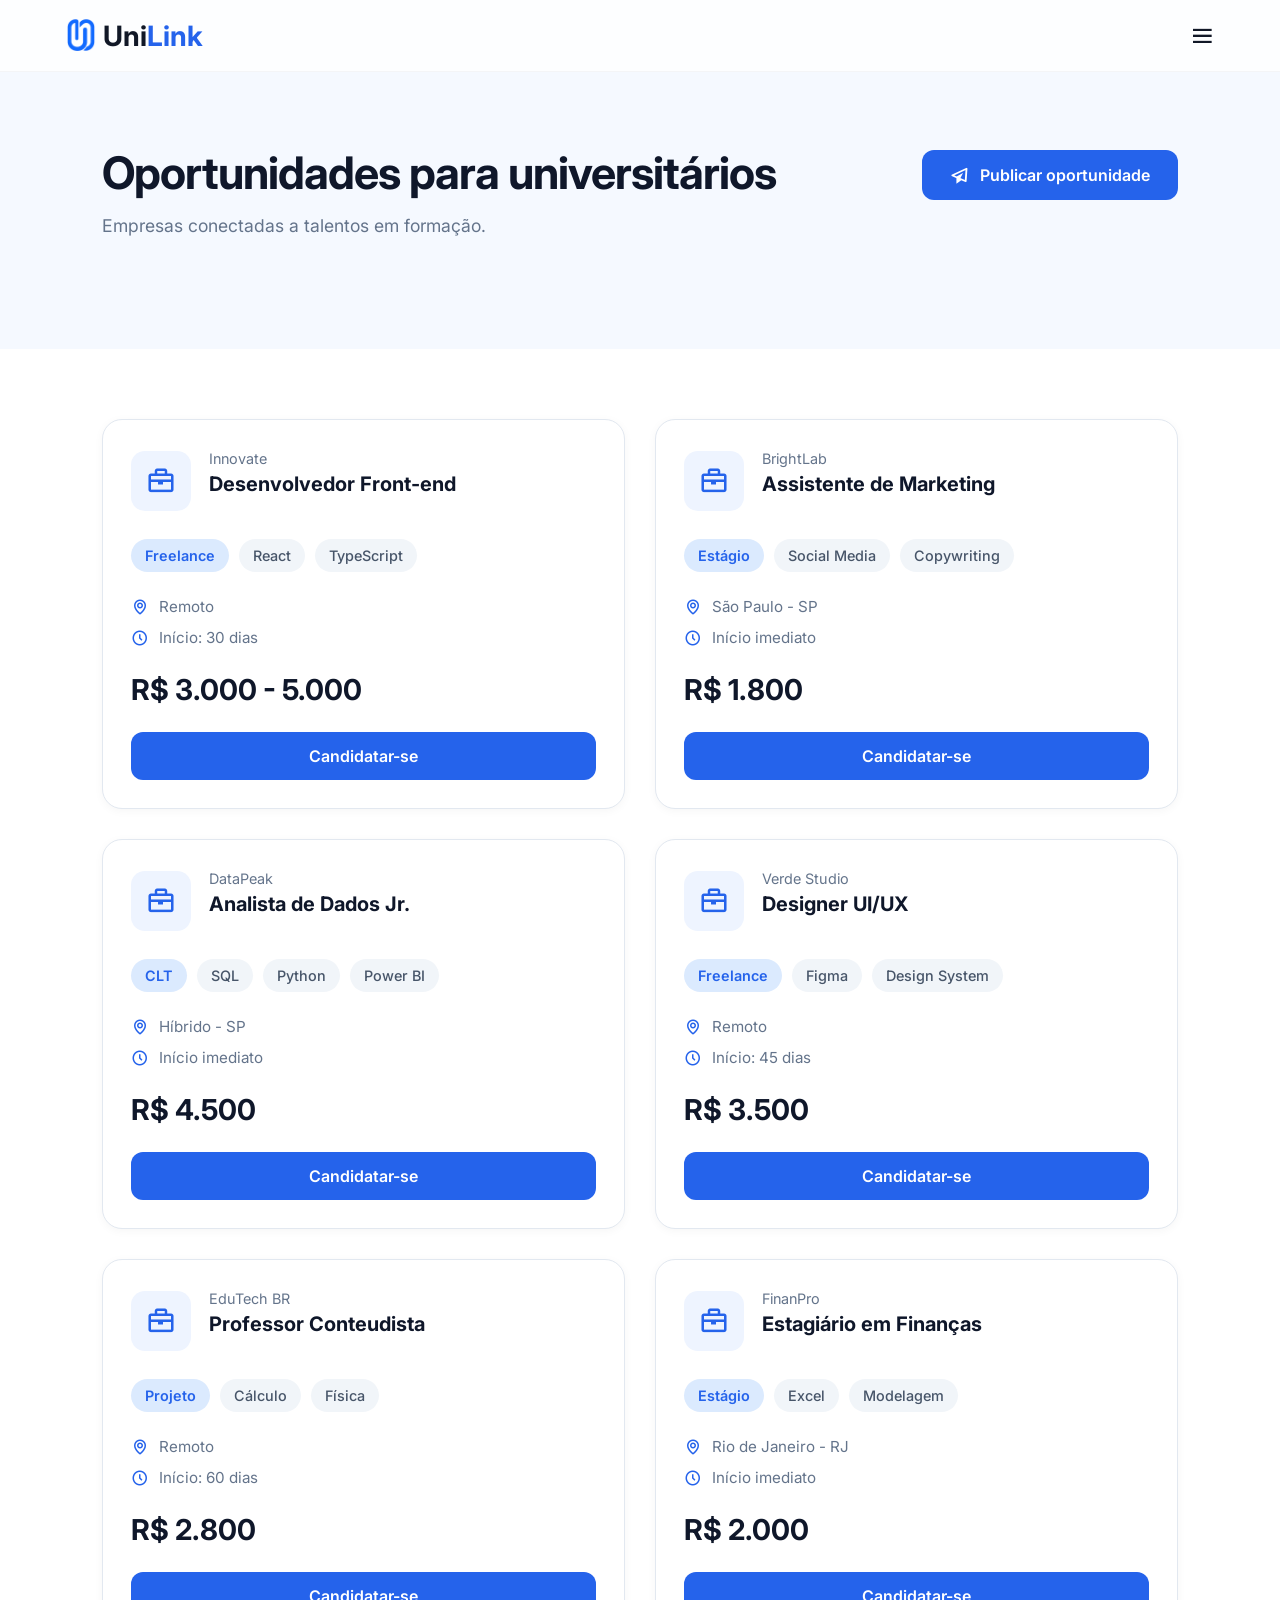
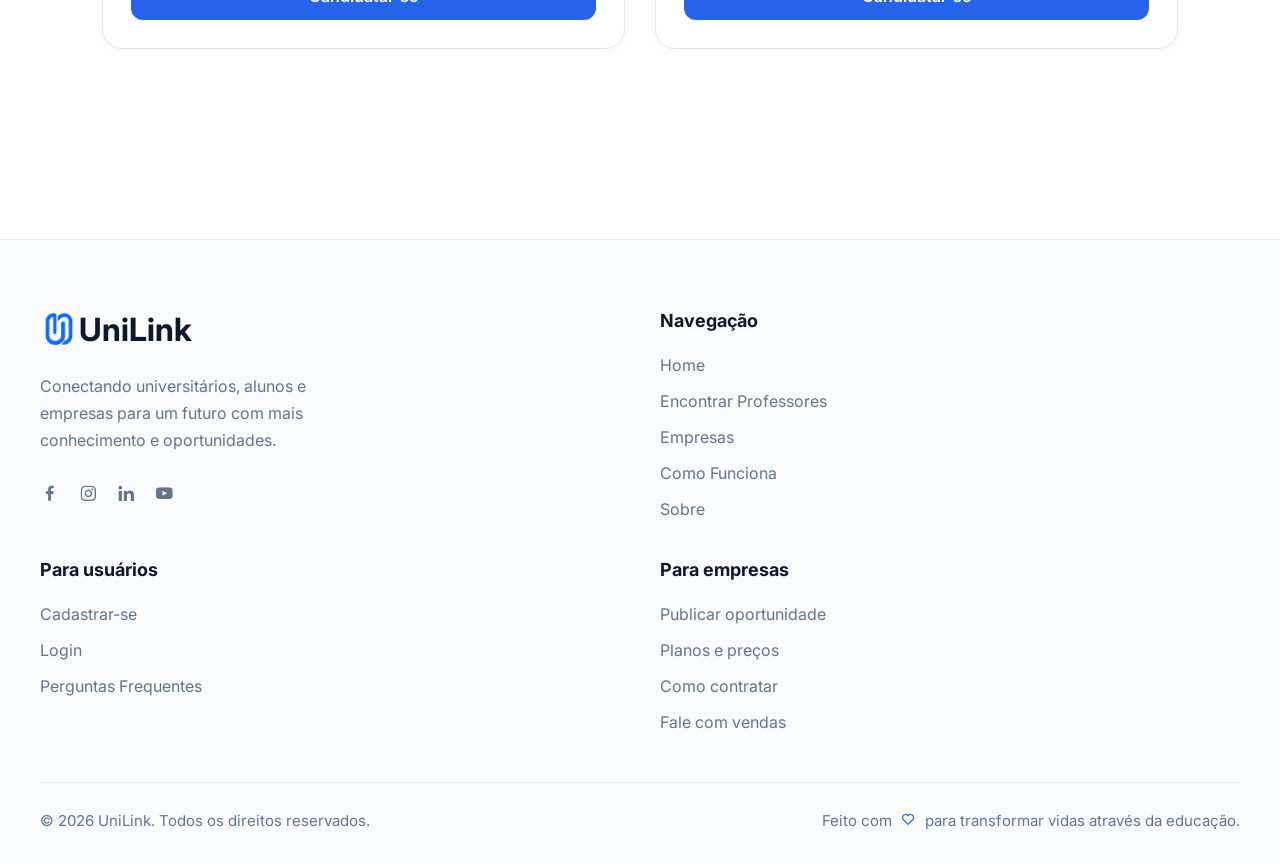
<file: empresas.html>
<!DOCTYPE html>
<html lang="pt-br">
    <head>
        <meta charset="UTF-8">
        <meta name="viewport" content="width=device-width, initial-scale=1.0">
        <title>Empresas | UniLink</title>
        <link rel="stylesheet" href="css/styles.css">
        <link rel="stylesheet" href="css/marketing/empresas.css">
        <link href='https://unpkg.com/boxicons@2.1.4/css/boxicons.min.css' rel='stylesheet'>
    </head>
    <body>
        <header id="header">
                <nav class="navbar">
                    <a href="index.html" class="logo">
                        <div class="logo-icon">
                            <img src="img/marca/logo.png" alt="Logo">
                        </div>
                        <span >Uni<span style="color:#2563EB">Link</span></span>
                    </a>
                    <ul class="nav-links">
                        <li><a href="index.html">Home</a></li>
                        <li><a href="professores.html">Encontrar Professores</a></li>
                        <li><a href="empresas.html">Empresas</a></li>
                        <li><a href="como-funciona.html">Como Funciona</a></li>
                        <li><a href="sobre.html">Sobre</a></li>
                    </ul>
                    <div class="nav-buttons">
                        <button class="btn-login" onclick="window.location.href='login.html'">
                            <i class='bx bx-log-in' style='color:#0e0e0e'></i>
                            Login
                        </button>
                        <button class="btn-register" onclick="window.location.href='register.html'">Cadastre-se</button>
                    </div>
                    <button class="menu-toggle" id="menuToggle" aria-label="Abrir menu">
                        <i class='bx bx-menu'></i>
                    </button>
                    <div class="mobile-menu" id="mobileMenu">
                        <ul class="mobile-nav-links">
                            <li><a href="index.html">Home</a></li>
                            <li><a href="professores.html">Encontrar Professores</a></li>
                            <li><a href="empresas.html">Empresas</a></li>
                            <li><a href="como-funciona.html">Como Funciona</a></li>
                            <li><a href="sobre.html">Sobre</a></li>
                        </ul>
                        <div class="mobile-nav-buttons">
                            <button class="btn-login" onclick="window.location.href='login.html'">
                                <i class='bx bx-log-in'></i>
                                Login
                            </button>
                            <button class="btn-register" onclick="window.location.href='register.html'">Cadastre-se</button>
                        </div>
                    </div>
                </nav>
            </header>
            <main>
                <section class="hero-company">
                    <div class="hero-container">
                        <div class="hero-left">
                            <h1>Oportunidades para universitários</h1>
                            <p>
                                Empresas conectadas a talentos em formação.
                            </p>
                        </div>
                        <div class="hero-right">
                            <a href="register.html" class="publish-btn">
                                <i class='bx bx-paper-plane'></i>
                                Publicar oportunidade
                            </a>
                        </div>
                    </div>
                </section>
                <section class="jobs">
                    <div class="jobs-container">
                        <article class="job-card">
                            <div class="company">
                                <div class="company-icon">
                                    <i class='bx bx-briefcase'></i>
                                </div>
                                <div>
                                    <small>Innovate</small>
                                    <h3>Desenvolvedor Front-end</h3>
                                </div>
                            </div>
                            <div class="tags">
                                <span class="primary">Freelance</span>
                                <span>React</span>
                                <span>TypeScript</span>
                            </div>
                            <div class="details">
                                <span>
                                    <i class='bx bx-map'></i>
                                    Remoto
                                </span>
                                <span>
                                    <i class='bx bx-time-five'></i>
                                    Início: 30 dias
                                </span>
                            </div>
                            <h2>R$ 3.000 - 5.000</h2>
                            <button>Candidatar-se</button>
                        </article>
                        <article class="job-card">
                            <div class="company">
                                <div class="company-icon">
                                    <i class='bx bx-briefcase'></i>
                                </div>
                                <div>
                                    <small>BrightLab</small>
                                    <h3>Assistente de Marketing</h3>
                                </div>
                            </div>
                            <div class="tags">
                                <span class="primary">Estágio</span>
                                <span>Social Media</span>
                                <span>Copywriting</span>
                            </div>
                            <div class="details">
                                <span>
                                    <i class='bx bx-map'></i>
                                    São Paulo - SP
                                </span>
                                <span>
                                    <i class='bx bx-time-five'></i>
                                    Início imediato
                                </span>
                            </div>
                            <h2>R$ 1.800</h2>
                            <button>Candidatar-se</button>
                        </article>
                        <article class="job-card">
                            <div class="company">
                                <div class="company-icon">
                                    <i class='bx bx-briefcase'></i>
                                </div>
                                <div>
                                    <small>DataPeak</small>
                                    <h3>Analista de Dados Jr.</h3>
                                </div>
                            </div>
                            <div class="tags">
                                <span class="primary">CLT</span>
                                <span>SQL</span>
                                <span>Python</span>
                                <span>Power BI</span>
                            </div>
                            <div class="details">
                                <span>
                                    <i class='bx bx-map'></i>
                                    Híbrido - SP
                                </span>
                                <span>
                                    <i class='bx bx-time-five'></i>
                                    Início imediato
                                </span>
                            </div>
                            <h2>R$ 4.500</h2>
                            <button>Candidatar-se</button>
                        </article>
                        <article class="job-card">
                            <div class="company">
                                <div class="company-icon">
                                    <i class='bx bx-briefcase'></i>
                                </div>
                                <div>
                                    <small>Verde Studio</small>
                                    <h3>Designer UI/UX</h3>
                                </div>
                            </div>
                            <div class="tags">
                                <span class="primary">Freelance</span>
                                <span>Figma</span>
                                <span>Design System</span>
                            </div>
                            <div class="details">
                                <span>
                                    <i class='bx bx-map'></i>
                                    Remoto
                                </span>
                                <span>
                                    <i class='bx bx-time-five'></i>
                                    Início: 45 dias
                                </span>
                            </div>
                            <h2>R$ 3.500</h2>
                            <button>Candidatar-se</button>
                        </article>
                        <article class="job-card">
                            <div class="company">
                                <div class="company-icon">
                                    <i class='bx bx-briefcase'></i>
                                </div>
                                <div>
                                    <small>EduTech BR</small>
                                    <h3>Professor Conteudista</h3>
                                </div>
                            </div>
                            <div class="tags">
                                <span class="primary">Projeto</span>
                                <span>Cálculo</span>
                                <span>Física</span>
                            </div>
                            <div class="details">
                                <span>
                                    <i class='bx bx-map'></i>
                                    Remoto
                                </span>
                                <span>
                                    <i class='bx bx-time-five'></i>
                                    Início: 60 dias
                                </span>
                            </div>
                            <h2>R$ 2.800</h2>
                            <button>Candidatar-se</button>
                        </article>
                        <article class="job-card">
                            <div class="company">
                                <div class="company-icon">
                                    <i class='bx bx-briefcase'></i>
                                </div>
                                <div>
                                    <small>FinanPro</small>
                                    <h3>Estagiário em Finanças</h3>
                                </div>
                            </div>
                            <div class="tags">
                                <span class="primary">Estágio</span>
                                <span>Excel</span>
                                <span>Modelagem</span>
                            </div>
                            <div class="details">
                                <span>
                                    <i class='bx bx-map'></i>
                                    Rio de Janeiro - RJ
                                </span>
                                <span>
                                    <i class='bx bx-time-five'></i>
                                    Início imediato
                                </span>
                            </div>
                            <h2>R$ 2.000</h2>
                            <button>Candidatar-se</button>
                        </article>
                    </div>
                </section>
            </main>
            <footer class="footer">
                <div class="footer-container">
                    <div class="footer-top">
                        <div class="footer-brand">
                            <a href="#" class="footer-logo">
                                <div class="footer-logo-icon">
                                    <img src="img/marca/logo.png" alt="Logo">
                                </div>
                                <span>UniLink</span>
                            </a>
                            <p>
                                Conectando universitários, alunos e empresas para um futuro com mais conhecimento e oportunidades.
                            </p>
                            <div class="footer-social">
                                <a href="#"><i class='bx bxl-facebook'></i></a>
                                <a href="#"><i class='bx bxl-instagram' ></i></a>
                                <a href="#"><i class='bx bxl-linkedin' ></i></a>
                                <a href="#"><i class='bx bxl-youtube'></i></a>
                            </div>
                        </div>
                        <div class="footer-links">
                            <h4>Navegação</h4>
                            <a href="index.html">Home</a>
                            <a href="professores.html">Encontrar Professores</a>
                            <a href="empresas.html">Empresas</a>
                            <a href="como-funciona.html">Como Funciona</a>
                            <a href="sobre.html">Sobre</a>
                        </div>
                        <div class="footer-links">
                            <h4>Para usuários</h4>
                            <a href="register.html">Cadastrar-se</a>
                            <a href="login.html">Login</a>
                            <a href="faq.html">Perguntas Frequentes</a>
                        </div>
                        <div class="footer-links">
                            <h4>Para empresas</h4>
                            <a href="#">Publicar oportunidade</a>
                            <a href="#">Planos e preços</a>
                            <a href="#">Como contratar</a>
                            <a href="#">Fale com vendas</a>
                        </div>
                    </div>
                    <div class="footer-bottom">
                        <p>
                            © 2026 UniLink. Todos os direitos reservados.
                        </p>
                        <p>
                            Feito com
                            <i class='bx bx-heart'></i>
                            para transformar vidas através da educação.
                        </p>
                    </div>
                </div>
            </footer>
            <script src="js/script.js"></script>
    </body>
</html>
</file>
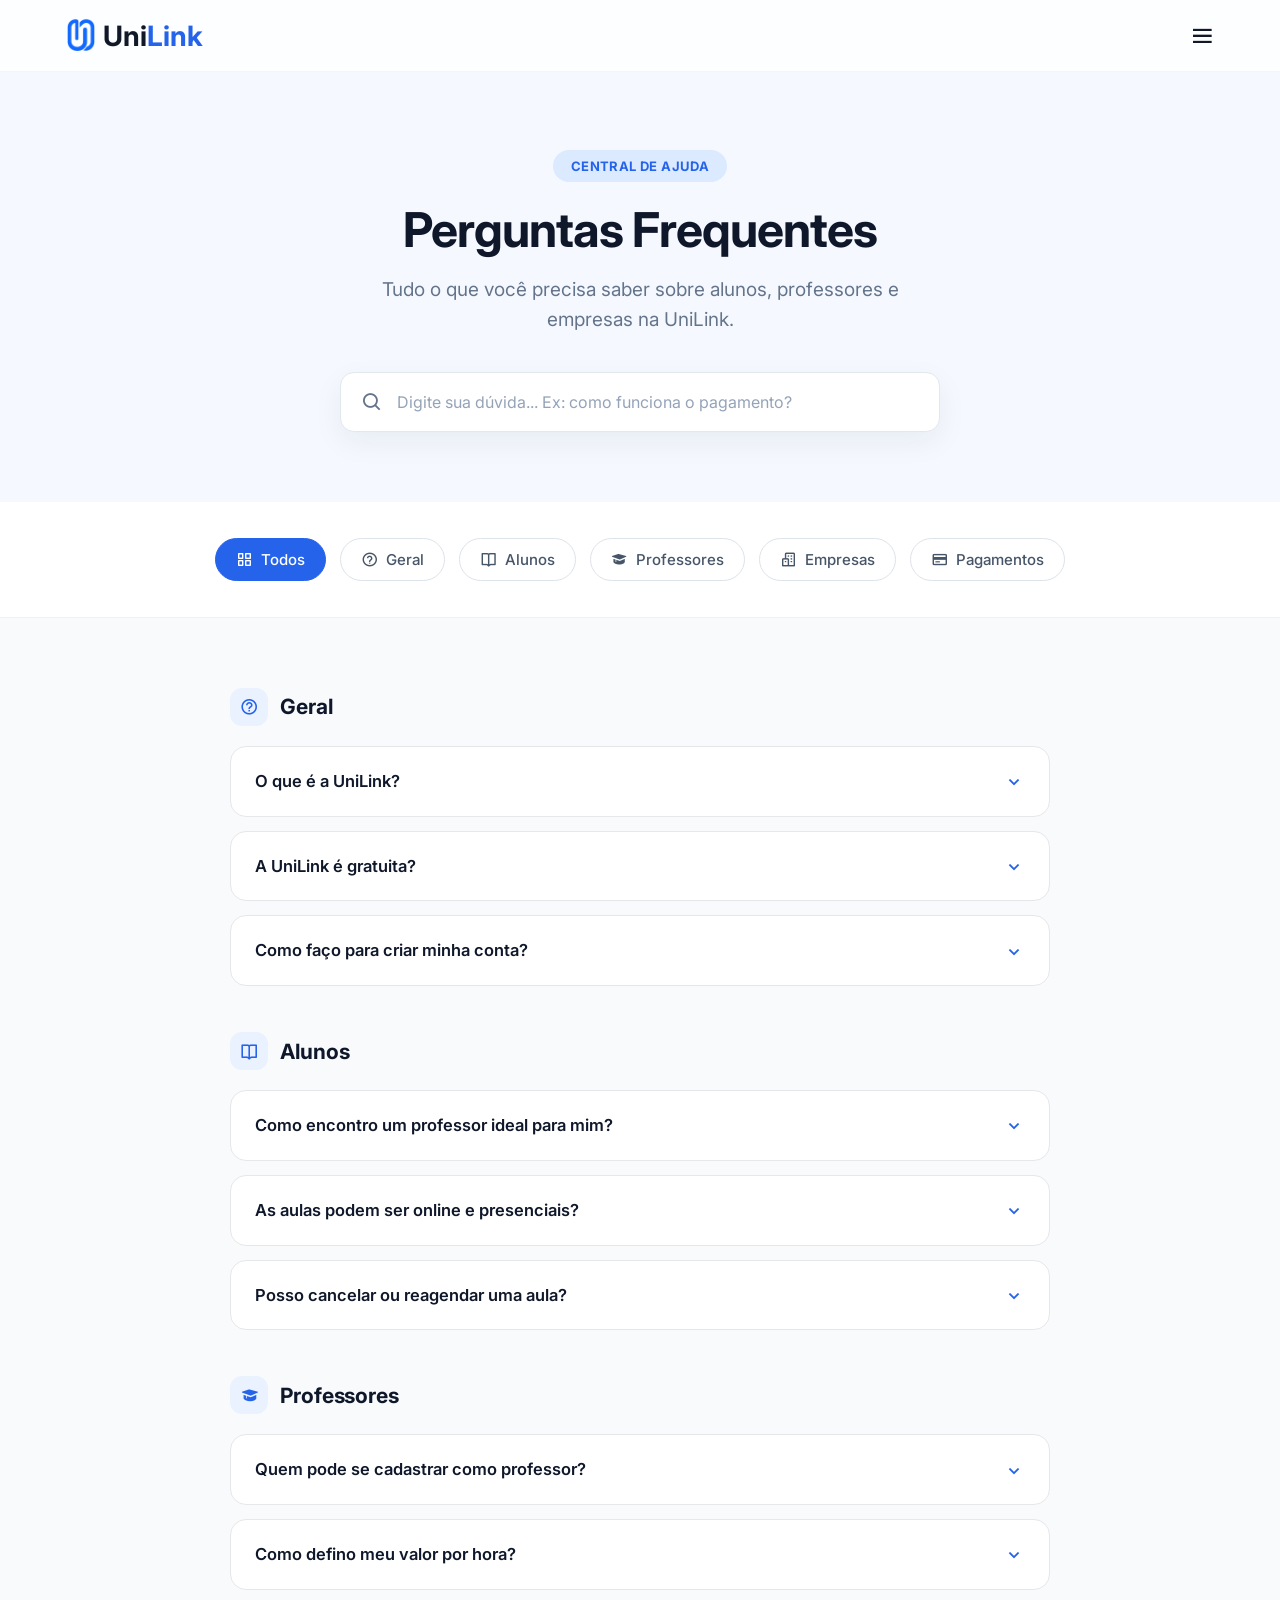
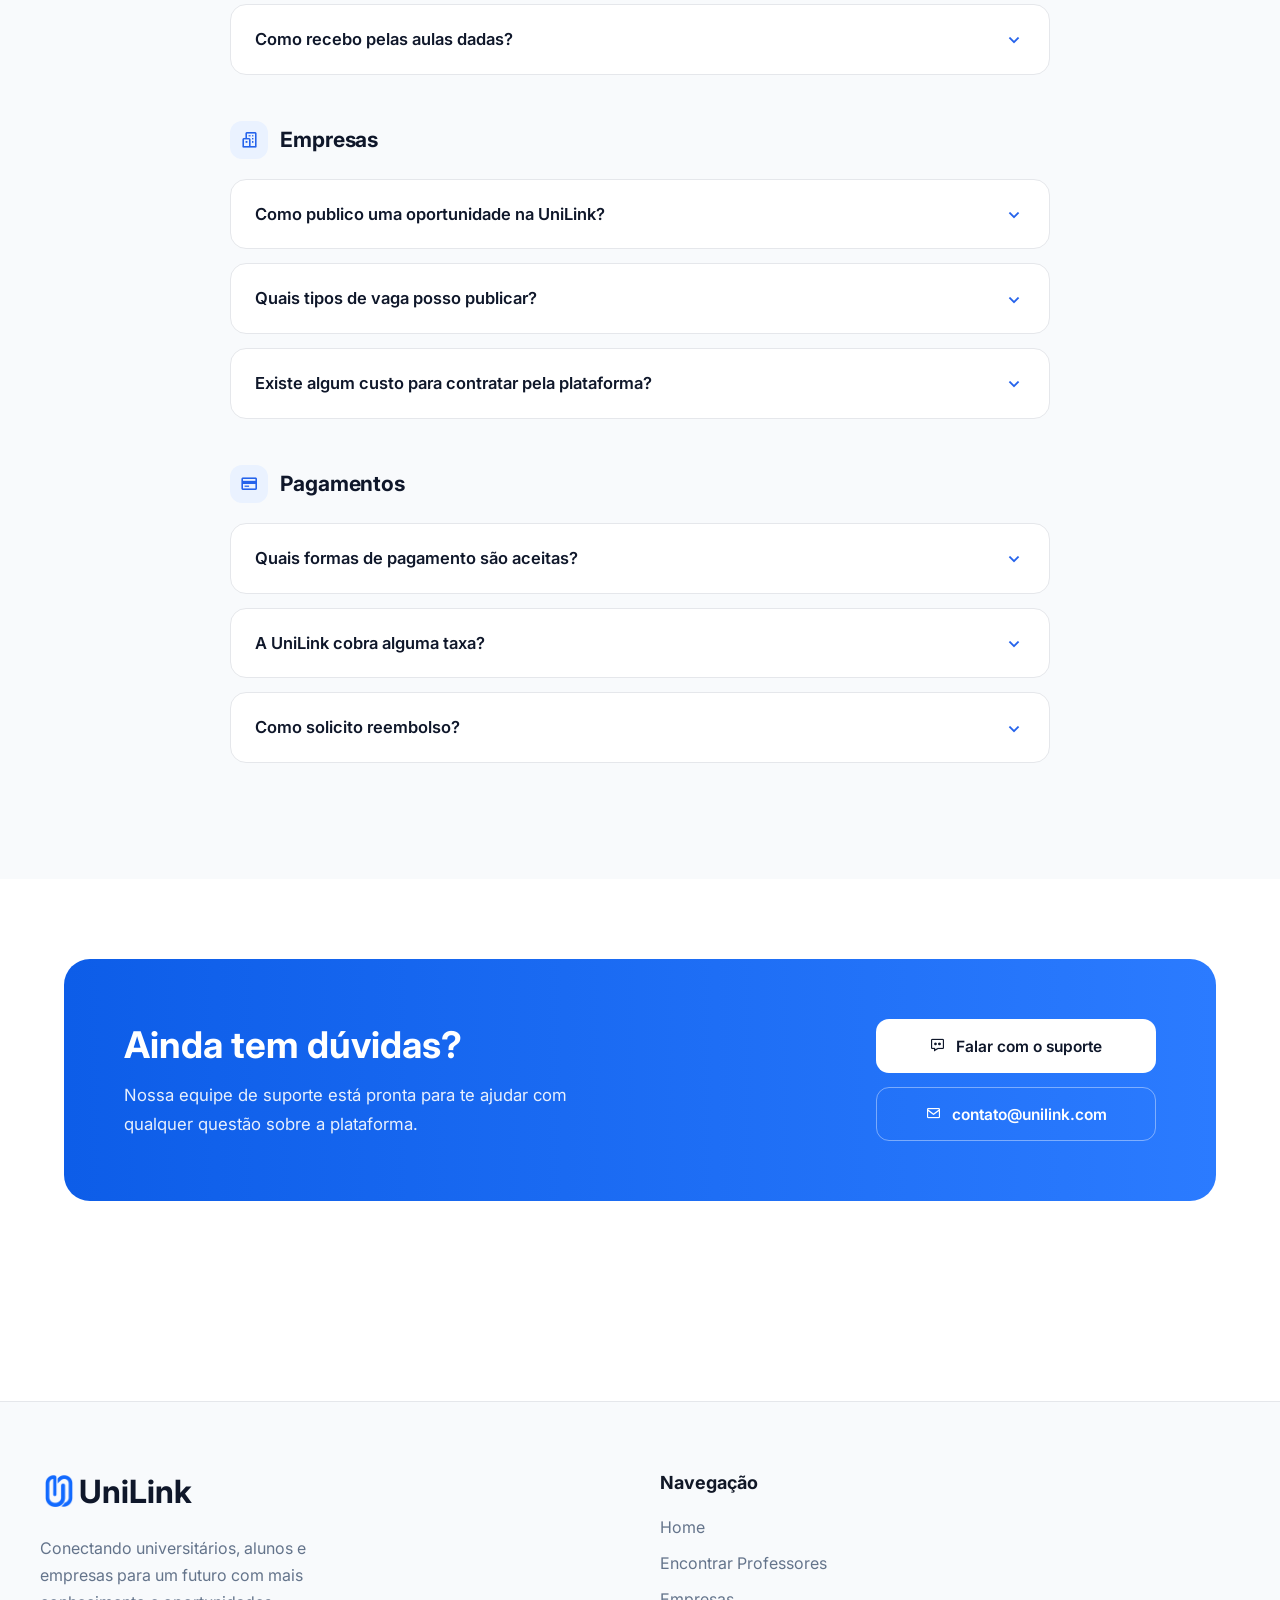
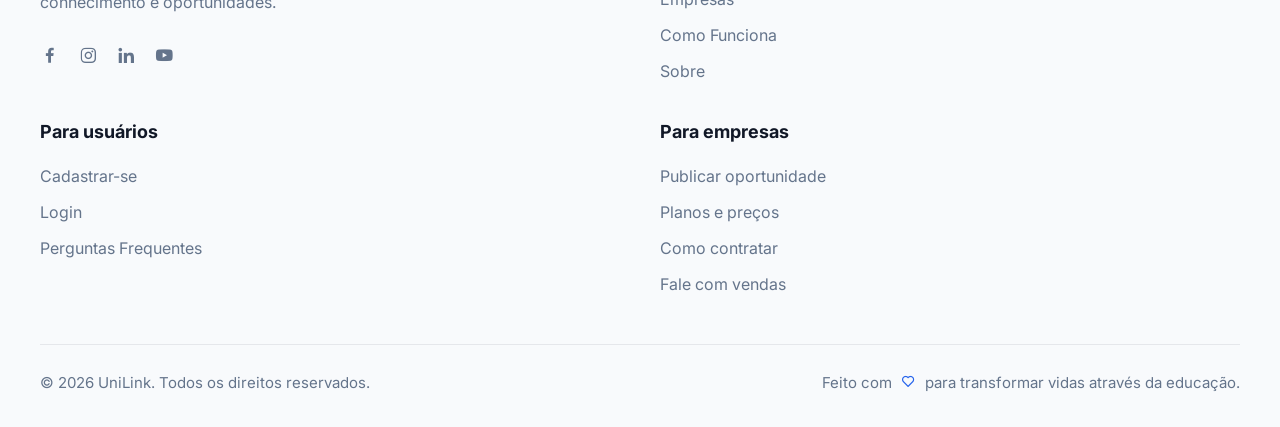
<file: faq.html>
<!DOCTYPE html>
<html lang="pt-br">
<head>
    <meta charset="UTF-8">
    <meta name="viewport" content="width=device-width, initial-scale=1.0">
    <title>Perguntas Frequentes | UniLink</title>
    <link rel="stylesheet" href="css/styles.css">
    <link rel="stylesheet" href="css/marketing/faq.css">
    <link href='https://unpkg.com/boxicons@2.1.4/css/boxicons.min.css' rel='stylesheet'>
</head>
<body>
    <header id="header">
        <nav class="navbar">
            <a href="index.html" class="logo">
                <div class="logo-icon">
                    <img src="img/marca/logo.png" alt="Logo">
                </div>
                <span >Uni<span style="color:#2563EB">Link</span></span>
            </a>
            <ul class="nav-links">
                <li><a href="index.html">Home</a></li>
                <li><a href="professores.html">Encontrar Professores</a></li>
                <li><a href="empresas.html">Empresas</a></li>
                <li><a href="como-funciona.html">Como Funciona</a></li>
                <li><a href="sobre.html">Sobre</a></li>
            </ul>
            <div class="nav-buttons">
                <button class="btn-login" onclick="window.location.href='login.html'">
                    <i class='bx bx-log-in' style='color:#0e0e0e'></i>
                    Login
                </button>
                <button class="btn-register" onclick="window.location.href='register.html'">Cadastre-se</button>
            </div>
            <button class="menu-toggle" id="menuToggle" aria-label="Abrir menu">
                <i class='bx bx-menu'></i>
            </button>
            <div class="mobile-menu" id="mobileMenu">
                <ul class="mobile-nav-links">
                    <li><a href="index.html">Home</a></li>
                    <li><a href="professores.html">Encontrar Professores</a></li>
                    <li><a href="empresas.html">Empresas</a></li>
                    <li><a href="como-funciona.html">Como Funciona</a></li>
                    <li><a href="sobre.html">Sobre</a></li>
                </ul>
                <div class="mobile-nav-buttons">
                    <button class="btn-login" onclick="window.location.href='login.html'">
                        <i class='bx bx-log-in'></i>
                        Login
                    </button>
                    <button class="btn-register" onclick="window.location.href='register.html'">Cadastre-se</button>
                </div>
            </div>
        </nav>
    </header>
    <main>
        <section class="faq-hero">
            <div class="faq-container">
                <span class="faq-eyebrow">Central de Ajuda</span>
                <h1>Perguntas Frequentes</h1>
                <p>Tudo o que você precisa saber sobre alunos, professores e empresas na UniLink.</p>
                <div class="faq-search-box">
                    <i class='bx bx-search'></i>
                    <input id="faqSearch" type="text" placeholder="Digite sua dúvida... Ex: como funciona o pagamento?">
                </div>
            </div>
        </section>
        <section class="faq-categorias">
            <div class="faq-container">
                <button class="faq-filtro ativo" data-filtro="todos">
                    <i class='bx bx-grid-alt'></i>
                    Todos
                </button>
                <button class="faq-filtro" data-filtro="geral">
                    <i class='bx bx-help-circle'></i>
                    Geral
                </button>
                <button class="faq-filtro" data-filtro="alunos">
                    <i class='bx bx-book-open'></i>
                    Alunos
                </button>
                <button class="faq-filtro" data-filtro="professores">
                    <i class='bx bxs-graduation'></i>
                    Professores
                </button>
                <button class="faq-filtro" data-filtro="empresas">
                    <i class='bx bx-buildings'></i>
                    Empresas
                </button>
                <button class="faq-filtro" data-filtro="pagamentos">
                    <i class='bx bx-credit-card'></i>
                    Pagamentos
                </button>
            </div>
        </section>
        <section class="faq-list-section">
            <div class="faq-container faq-layout">
                <div class="faq-list" id="faqList">
                    <div class="faq-group" data-categoria="geral">
                        <h2 class="faq-group-title">
                            <i class='bx bx-help-circle'></i>
                            Geral
                        </h2>
                        <div class="faq-item">
                            <button class="faq-question">
                                O que é a UniLink?
                                <i class='bx bx-chevron-down'></i>
                            </button>
                            <div class="faq-answer">
                                <p>A UniLink é uma plataforma que conecta universitários a alunos e empresas, permitindo dar aulas particulares, encontrar professores e acessar oportunidades de projetos, estágios e freelances.</p>
                            </div>
                        </div>
                        <div class="faq-item">
                            <button class="faq-question">
                                A UniLink é gratuita?
                                <i class='bx bx-chevron-down'></i>
                            </button>
                            <div class="faq-answer">
                                <p>Sim! Criar conta como aluno, professor ou empresa é totalmente gratuito. Cobramos apenas uma pequena taxa de serviço sobre transações realizadas dentro da plataforma.</p>
                            </div>
                        </div>
                        <div class="faq-item">
                            <button class="faq-question">
                                Como faço para criar minha conta?
                                <i class='bx bx-chevron-down'></i>
                            </button>
                            <div class="faq-answer">
                                <p>Clique em "Cadastre-se" no topo da página, escolha se você é aluno, professor ou empresa e preencha seus dados básicos. O processo leva menos de 3 minutos.</p>
                            </div>
                        </div>
                    </div>
                    <div class="faq-group" data-categoria="alunos">
                        <h2 class="faq-group-title">
                            <i class='bx bx-book-open'></i>
                            Alunos
                        </h2>
                        <div class="faq-item">
                            <button class="faq-question">
                                Como encontro um professor ideal para mim?
                                <i class='bx bx-chevron-down'></i>
                            </button>
                            <div class="faq-answer">
                                <p>Use a busca na página "Encontrar Professores" e filtre por matéria, universidade ou avaliação. Você também pode conferir o perfil completo, preço por hora e se as aulas são online ou presenciais.</p>
                            </div>
                        </div>
                        <div class="faq-item">
                            <button class="faq-question">
                                As aulas podem ser online e presenciais?
                                <i class='bx bx-chevron-down'></i>
                            </button>
                            <div class="faq-answer">
                                <p>Sim. Cada professor define no perfil se oferece aulas online, presenciais ou ambas. Você combina o formato diretamente com o professor escolhido.</p>
                            </div>
                        </div>
                        <div class="faq-item">
                            <button class="faq-question">
                                Posso cancelar ou reagendar uma aula?
                                <i class='bx bx-chevron-down'></i>
                            </button>
                            <div class="faq-answer">
                                <p>Sim. Você pode reagendar ou cancelar diretamente pelo painel do aluno, respeitando a política de cada professor, geralmente com no mínimo 12 horas de antecedência.</p>
                            </div>
                        </div>
                    </div>
                    <div class="faq-group" data-categoria="professores">
                        <h2 class="faq-group-title">
                            <i class='bx bxs-graduation'></i>
                            Professores
                        </h2>
                        <div class="faq-item">
                            <button class="faq-question">
                                Quem pode se cadastrar como professor?
                                <i class='bx bx-chevron-down'></i>
                            </button>
                            <div class="faq-answer">
                                <p>Qualquer universitário matriculado em uma instituição de ensino superior pode se cadastrar como professor e oferecer aulas nas matérias em que tem domínio.</p>
                            </div>
                        </div>
                        <div class="faq-item">
                            <button class="faq-question">
                                Como defino meu valor por hora?
                                <i class='bx bx-chevron-down'></i>
                            </button>
                            <div class="faq-answer">
                                <p>Durante o cadastro do seu perfil você define livremente o valor por hora. Você pode alterá-lo a qualquer momento no seu painel de professor.</p>
                            </div>
                        </div>
                        <div class="faq-item">
                            <button class="faq-question">
                                Como recebo pelas aulas dadas?
                                <i class='bx bx-chevron-down'></i>
                            </button>
                            <div class="faq-answer">
                                <p>Os pagamentos são processados pela plataforma e transferidos para sua conta cadastrada após a confirmação da aula, com prazo de até 2 dias úteis.</p>
                            </div>
                        </div>
                    </div>
                    <div class="faq-group" data-categoria="empresas">
                        <h2 class="faq-group-title">
                            <i class='bx bx-buildings'></i>
                            Empresas
                        </h2>
                        <div class="faq-item">
                            <button class="faq-question">
                                Como publico uma oportunidade na UniLink?
                                <i class='bx bx-chevron-down'></i>
                            </button>
                            <div class="faq-answer">
                                <p>Crie uma conta como empresa, acesse a área "Empresas" e clique em "Publicar oportunidade". Preencha o cargo, tecnologias, remuneração e prazo para começar a receber candidaturas.</p>
                            </div>
                        </div>
                        <div class="faq-item">
                            <button class="faq-question">
                                Quais tipos de vaga posso publicar?
                                <i class='bx bx-chevron-down'></i>
                            </button>
                            <div class="faq-answer">
                                <p>É possível publicar vagas de estágio, freelance, CLT ou projetos pontuais, sempre voltadas para conectar sua empresa a talentos universitários qualificados.</p>
                            </div>
                        </div>
                        <div class="faq-item">
                            <button class="faq-question">
                                Existe algum custo para contratar pela plataforma?
                                <i class='bx bx-chevron-down'></i>
                            </button>
                            <div class="faq-answer">
                                <p>A publicação de vagas é gratuita. Para empresas com alto volume de contratação, oferecemos planos com recursos extras de destaque e triagem de candidatos.</p>
                            </div>
                        </div>
                    </div>
                    <div class="faq-group" data-categoria="pagamentos">
                        <h2 class="faq-group-title">
                            <i class='bx bx-credit-card'></i>
                            Pagamentos
                        </h2>
                        <div class="faq-item">
                            <button class="faq-question">
                                Quais formas de pagamento são aceitas?
                                <i class='bx bx-chevron-down'></i>
                            </button>
                            <div class="faq-answer">
                                <p>Aceitamos cartão de crédito, Pix e boleto bancário para pagamento de aulas e planos de empresas.</p>
                            </div>
                        </div>
                        <div class="faq-item">
                            <button class="faq-question">
                                A UniLink cobra alguma taxa?
                                <i class='bx bx-chevron-down'></i>
                            </button>
                            <div class="faq-answer">
                                <p>Cobramos uma pequena taxa de serviço sobre o valor das aulas, usada para manter a plataforma segura e em constante melhoria.</p>
                            </div>
                        </div>
                        <div class="faq-item">
                            <button class="faq-question">
                                Como solicito reembolso?
                                <i class='bx bx-chevron-down'></i>
                            </button>
                            <div class="faq-answer">
                                <p>Caso uma aula não ocorra por falha do professor, você pode solicitar reembolso pelo painel do aluno em até 7 dias após a data prevista da aula.</p>
                            </div>
                        </div>
                    </div>
                    <div class="faq-empty" id="faqEmpty">
                        <i class='bx bx-search-alt'></i>
                        <h3>Nenhum resultado encontrado</h3>
                        <p>Tente buscar por outras palavras-chave ou entre em contato com nosso suporte.</p>
                    </div>
                </div>
            </div>
        </section>
        <section class="faq-cta">
            <div class="faq-container faq-cta-container">
                <div class="faq-cta-content">
                    <h2>Ainda tem dúvidas?</h2>
                    <p>Nossa equipe de suporte está pronta para te ajudar com qualquer questão sobre a plataforma.</p>
                </div>
                <div class="faq-cta-actions">
                    <a href="#" class="faq-cta-btn faq-cta-filled">
                        <i class='bx bx-message-dots'></i>
                        Falar com o suporte
                    </a>
                    <a href="mailto:contato@unilink.com" class="faq-cta-btn faq-cta-outline">
                        <i class='bx bx-envelope'></i>
                        contato@unilink.com
                    </a>
                </div>
            </div>
        </section>
    </main>
    <footer class="footer">
        <div class="footer-container">
            <div class="footer-top">
                <div class="footer-brand">
                    <a href="#" class="footer-logo">
                        <div class="footer-logo-icon">
                            <img src="img/marca/logo.png" alt="Logo">
                        </div>
                        <span>UniLink</span>
                    </a>
                    <p>
                        Conectando universitários, alunos e empresas para um futuro com mais conhecimento e oportunidades.
                    </p>
                    <div class="footer-social">
                        <a href="#"><i class='bx bxl-facebook'></i></a>
                        <a href="#"><i class='bx bxl-instagram' ></i></a>
                        <a href="#"><i class='bx bxl-linkedin' ></i></a>
                        <a href="#"><i class='bx bxl-youtube'></i></a>
                    </div>
                </div>
                <div class="footer-links">
                    <h4>Navegação</h4>
                    <a href="index.html">Home</a>
                    <a href="professores.html">Encontrar Professores</a>
                    <a href="empresas.html">Empresas</a>
                    <a href="como-funciona.html">Como Funciona</a>
                    <a href="sobre.html">Sobre</a>
                </div>
                <div class="footer-links">
                    <h4>Para usuários</h4>
                    <a href="register.html">Cadastrar-se</a>
                    <a href="login.html">Login</a>
                    <a href="faq.html">Perguntas Frequentes</a>
                </div>
                <div class="footer-links">
                    <h4>Para empresas</h4>
                    <a href="#">Publicar oportunidade</a>
                    <a href="#">Planos e preços</a>
                    <a href="#">Como contratar</a>
                    <a href="#">Fale com vendas</a>
                </div>
            </div>
            <div class="footer-bottom">
                <p>
                    © 2026 UniLink. Todos os direitos reservados.
                </p>
                <p>
                    Feito com
                    <i class='bx bx-heart'></i>
                    para transformar vidas através da educação.
                </p>
            </div>
        </div>
    </footer>
    <script src="js/script.js"></script>
    <script src="js/marketing/faq.js"></script>
</body>
</html>
</file>
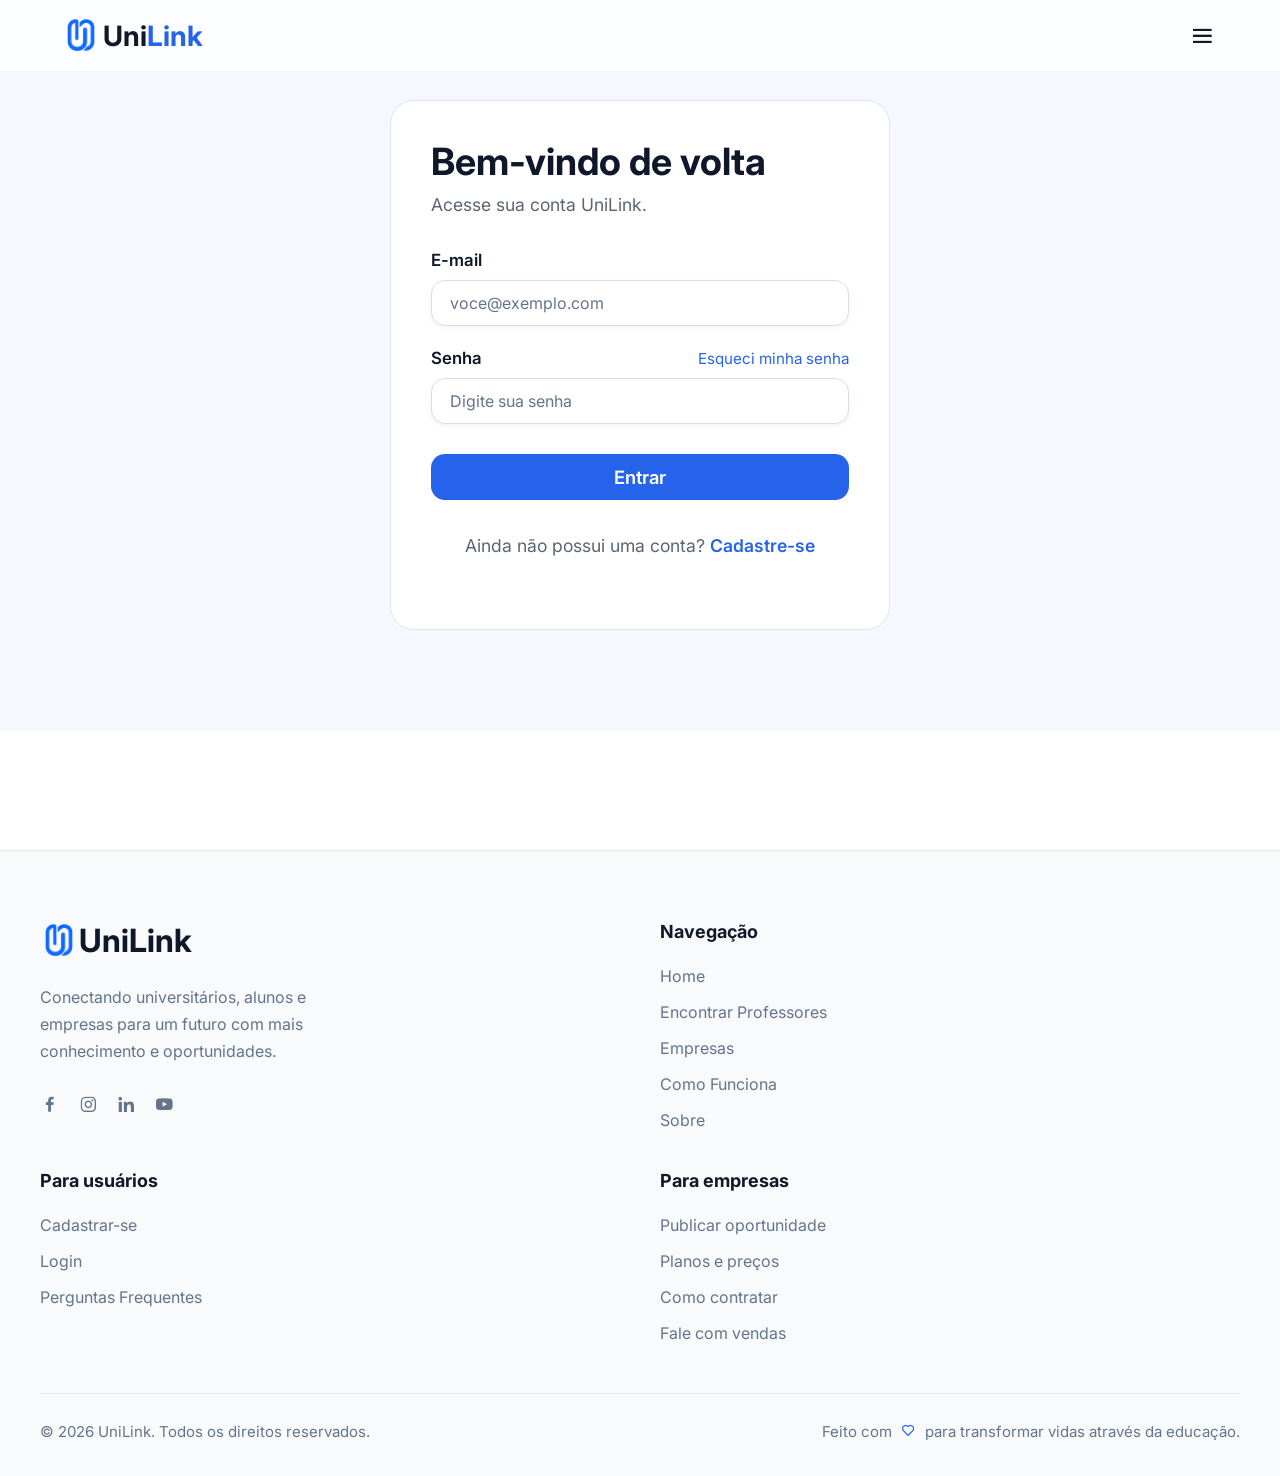
<file: login.html>
<!DOCTYPE html>
<html lang="pt-br">
    <head>
        <meta charset="UTF-8">
        <meta name="viewport" content="width=device-width, initial-scale=1.0">
        <title>Login | UniLink</title>
        <link rel="stylesheet" href="css/styles.css">
        <link rel="stylesheet" href="css/auth/login.css">
        <link href='https://unpkg.com/boxicons@2.1.4/css/boxicons.min.css' rel='stylesheet'>
    </head>
    <body>
        <header id="header">
           <nav class="navbar">
                <a href="index.html" class="logo">
                    <div class="logo-icon">
                        <img src="img/marca/logo.png" alt="Logo">
                    </div>
                    <span >Uni<span style="color:#2563EB">Link</span></span>
                </a>
                <ul class="nav-links">
                    <li><a href="index.html">Home</a></li>
                    <li><a href="professores.html">Encontrar Professores</a></li>
                    <li><a href="empresas.html">Empresas</a></li>
                    <li><a href="como-funciona.html">Como Funciona</a></li>
                    <li><a href="sobre.html">Sobre</a></li>
                </ul>
                <div class="nav-buttons">
                    <button class="btn-login" onclick="window.location.href='login.html'">
                        <i class='bx bx-log-in' style='color:#0e0e0e'></i>
                        Login
                    </button>
                    <button class="btn-register" onclick="window.location.href='register.html'">Cadastre-se</button>
                </div>
                <button class="menu-toggle" id="menuToggle" aria-label="Abrir menu">
                    <i class='bx bx-menu'></i>
                </button>
                <div class="mobile-menu" id="mobileMenu">
                    <ul class="mobile-nav-links">
                        <li><a href="index.html">Home</a></li>
                        <li><a href="professores.html">Encontrar Professores</a></li>
                        <li><a href="empresas.html">Empresas</a></li>
                        <li><a href="como-funciona.html">Como Funciona</a></li>
                        <li><a href="sobre.html">Sobre</a></li>
                    </ul>
                    <div class="mobile-nav-buttons">
                        <button class="btn-login" onclick="window.location.href='login.html'">
                            <i class='bx bx-log-in'></i>
                            Login
                        </button>
                        <button class="btn-register" onclick="window.location.href='register.html'">Cadastre-se</button>
                    </div>
                </div>
            </nav>
        </header>
        <main>
            <section class="login-section">
                <div class="login-container">
                    <div class="login-card">
                        <h1>Bem-vindo de volta</h1>
                        <p>
                            Acesse sua conta UniLink.
                        </p>
                        <form onsubmit="window.location.href='dashboard.html'; return false;">
                            <div class="input-group">
                                <label for="email">
                                    E-mail
                                </label>
                                <input
                                    type="email"
                                    id="email"
                                    placeholder="voce@exemplo.com"
                                >
                            </div>
                            <div class="input-group">
                                <div class="label-row">
                                    <label for="senha">
                                        Senha
                                    </label>
                                    <a href="#">
                                        Esqueci minha senha
                                    </a>
                                </div>
                                <input
                                    type="password"
                                    id="senha"
                                    placeholder="Digite sua senha"
                                >
                            </div>
                            <button  type="submit" class="btn-login-form">
                                Entrar
                            </button>
                        </form>
                        <p class="register-link">
                            Ainda não possui uma conta?
                            <a href="register.html">
                                Cadastre-se
                            </a>
                        </p>
                    </div>
                </div>
            </section>
        </main>
        <footer class="footer">
            <div class="footer-container">
                <div class="footer-top">
                    <div class="footer-brand">
                        <a href="#" class="footer-logo">
                            <div class="footer-logo-icon">
                                <img src="img/marca/logo.png" alt="Logo">
                            </div>
                            <span>UniLink</span>
                        </a>
                        <p>
                            Conectando universitários, alunos e empresas para um futuro com mais conhecimento e oportunidades.
                        </p>
                        <div class="footer-social">
                            <a href="#"><i class='bx bxl-facebook'></i></a>
                            <a href="#"><i class='bx bxl-instagram' ></i></a>
                            <a href="#"><i class='bx bxl-linkedin' ></i></a>
                            <a href="#"><i class='bx bxl-youtube'></i></a>
                        </div>
                    </div>
                    <div class="footer-links">
                        <h4>Navegação</h4>
                        <a href="index.html">Home</a>
                        <a href="professores.html">Encontrar Professores</a>
                        <a href="empresas.html">Empresas</a>
                        <a href="como-funciona.html">Como Funciona</a>
                        <a href="sobre.html">Sobre</a>
                    </div>
                    <div class="footer-links">
                        <h4>Para usuários</h4>
                        <a href="register.html">Cadastrar-se</a>
                        <a href="login.html">Login</a>
                        <a href="faq.html">Perguntas Frequentes</a>
                    </div>
                    <div class="footer-links">
                        <h4>Para empresas</h4>
                        <a href="#">Publicar oportunidade</a>
                        <a href="#">Planos e preços</a>
                        <a href="#">Como contratar</a>
                        <a href="#">Fale com vendas</a>
                    </div>
                </div>
                <div class="footer-bottom">
                    <p>
                        © 2026 UniLink. Todos os direitos reservados.
                    </p>
                    <p>
                        Feito com
                        <i class='bx bx-heart'></i>
                        para transformar vidas através da educação.
                    </p>
                </div>
            </div>
        </footer>
        <script src="js/script.js"></script>
    </body>
</html>
</file>
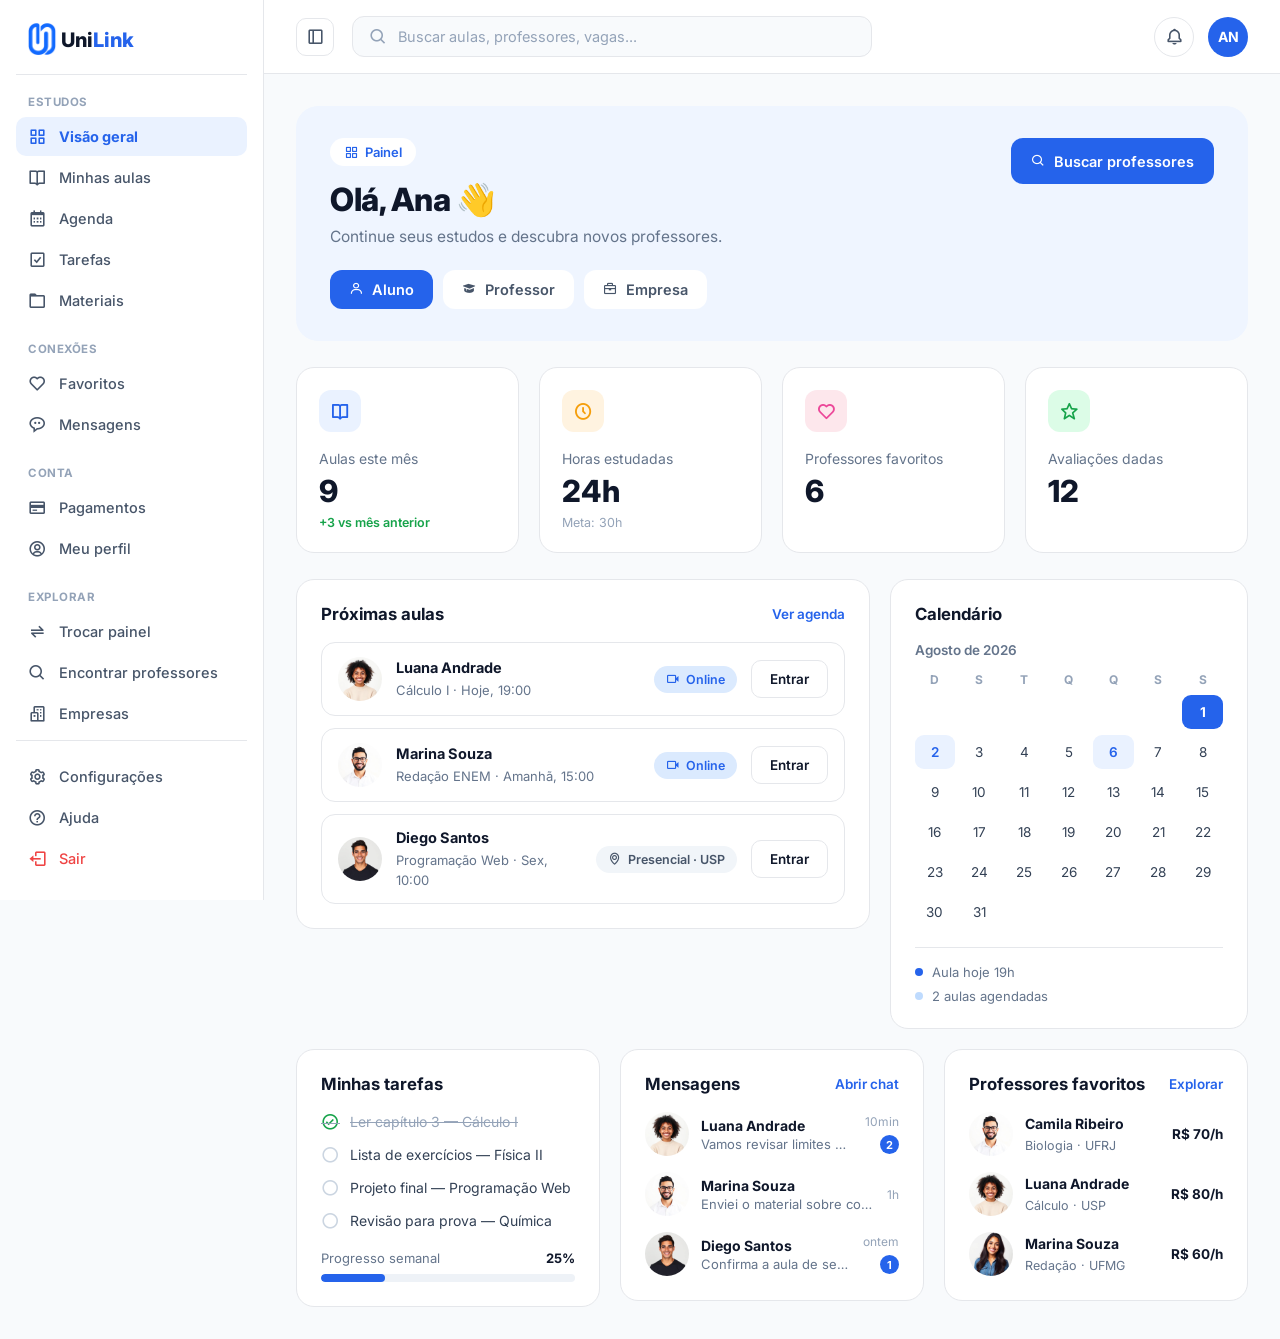
<file: painel-aluno.html>
<!DOCTYPE html>
<html lang="pt-br">
<head>
    <meta charset="UTF-8">
    <meta name="viewport" content="width=device-width, initial-scale=1.0">
    <title>Painel do Aluno | UniLink</title>
    <link rel="stylesheet" href="css/dashboard/painel.css">
    <link href='https://unpkg.com/boxicons@2.1.4/css/boxicons.min.css' rel='stylesheet'>
</head>
<body class="panel-body">
    <aside class="panel-sidebar" id="panelSidebar" data-panel="aluno">
        <div class="panel-logo-block">
            <a href="index.html" class="panel-logo">
                <div class="panel-logo-icon">
                    <img src="img/marca/logo.png" alt="Logo">
                </div>
                <span class="panel-logo-text">Uni<span>Link</span></span>
            </a>
        </div>
        <nav class="panel-nav" id="panelNav"></nav>
        <div class="panel-sidebar-bottom">
            <a href="#" class="panel-nav-link">
                <i class='bx bx-cog'></i>
                <span>Configurações</span>
            </a>
            <a href="faq.html" class="panel-nav-link">
                <i class='bx bx-help-circle'></i>
                <span>Ajuda</span>
            </a>
            <a href="index.html" class="panel-nav-link panel-logout">
                <i class='bx bx-log-out'></i>
                <span>Sair</span>
            </a>
        </div>
    </aside>
    <div class="panel-overlay" id="panelOverlay"></div>
    <div class="panel-main">
        <header class="panel-topbar">
            <button class="panel-toggle-btn" id="sidebarToggle" aria-label="Abrir/fechar menu">
                <i class='bx bx-dock-left'></i>
            </button>
            <div class="panel-search">
                <i class='bx bx-search'></i>
                <input type="text" placeholder="Buscar aulas, professores, vagas...">
            </div>
            <div class="panel-topbar-actions">
                <button class="panel-icon-btn" aria-label="Notificações">
                    <i class='bx bx-bell'></i>
                </button>
                <div class="panel-avatar">AN</div>
            </div>
        </header>
        <main class="panel-content">
            <section class="panel-hero">
                <div class="panel-hero-top">
                    <div class="panel-hero-left">
                        <span class="panel-chip">
                            <i class='bx bx-grid-alt'></i>
                            Painel
                        </span>
                        <h1>Olá, Ana <span class="panel-wave">👋</span></h1>
                        <p>Continue seus estudos e descubra novos professores.</p>
                    </div>
                    <a href="professores.html" class="panel-hero-btn">
                        <i class='bx bx-search'></i>
                        Buscar professores
                    </a>
                </div>
                <div class="panel-tabs">
                    <a href="painel-aluno.html" class="panel-tab active">
                        <i class='bx bx-user'></i>
                        Aluno
                    </a>
                    <a href="painel-professor.html" class="panel-tab">
                        <i class='bx bxs-graduation'></i>
                        Professor
                    </a>
                    <a href="painel-empresa.html" class="panel-tab">
                        <i class='bx bx-briefcase'></i>
                        Empresa
                    </a>
                </div>
            </section>
            <section class="panel-stats">
                <div class="panel-stat-card">
                    <div class="panel-stat-icon panel-icon-blue">
                        <i class='bx bx-book-open'></i>
                    </div>
                    <span class="panel-stat-label">Aulas este mês</span>
                    <strong class="panel-stat-value">9</strong>
                    <span class="panel-stat-delta panel-delta-up">+3 vs mês anterior</span>
                </div>
                <div class="panel-stat-card">
                    <div class="panel-stat-icon panel-icon-orange">
                        <i class='bx bx-time-five'></i>
                    </div>
                    <span class="panel-stat-label">Horas estudadas</span>
                    <strong class="panel-stat-value">24h</strong>
                    <span class="panel-stat-delta">Meta: 30h</span>
                </div>
                <div class="panel-stat-card">
                    <div class="panel-stat-icon panel-icon-pink">
                        <i class='bx bx-heart'></i>
                    </div>
                    <span class="panel-stat-label">Professores favoritos</span>
                    <strong class="panel-stat-value">6</strong>
                </div>
                <div class="panel-stat-card">
                    <div class="panel-stat-icon panel-icon-green">
                        <i class='bx bx-star'></i>
                    </div>
                    <span class="panel-stat-label">Avaliações dadas</span>
                    <strong class="panel-stat-value">12</strong>
                </div>
            </section>
            <section class="panel-grid-2">
                <div class="panel-card">
                    <div class="panel-card-header">
                        <h2>Próximas aulas</h2>
                        <a href="#" class="panel-link">Ver agenda</a>
                    </div>
                    <div class="panel-lesson-list">
                        <div class="panel-lesson">
                            <img src="img/professores/teacher-3.jpg" alt="Luana Andrade" class="panel-avatar-img">
                            <div class="panel-lesson-info">
                                <h4>Luana Andrade</h4>
                                <span>Cálculo I · Hoje, 19:00</span>
                            </div>
                            <span class="panel-badge panel-badge-online">
                                <i class='bx bx-video'></i>
                                Online
                            </span>
                            <button class="panel-btn-outline">Entrar</button>
                        </div>
                        <div class="panel-lesson">
                            <img src="img/professores/teacher-2.jpg" alt="Marina Souza" class="panel-avatar-img">
                            <div class="panel-lesson-info">
                                <h4>Marina Souza</h4>
                                <span>Redação ENEM · Amanhã, 15:00</span>
                            </div>
                            <span class="panel-badge panel-badge-online">
                                <i class='bx bx-video'></i>
                                Online
                            </span>
                            <button class="panel-btn-outline">Entrar</button>
                        </div>
                        <div class="panel-lesson">
                            <img src="img/professores/teacher-4.jpg" alt="Diego Santos" class="panel-avatar-img">
                            <div class="panel-lesson-info">
                                <h4>Diego Santos</h4>
                                <span>Programação Web · Sex, 10:00</span>
                            </div>
                            <span class="panel-badge panel-badge-presencial">
                                <i class='bx bx-map'></i>
                                Presencial · USP
                            </span>
                            <button class="panel-btn-outline">Entrar</button>
                        </div>
                    </div>
                </div>
                <div class="panel-card">
                    <div class="panel-card-header">
                        <h2>Calendário</h2>
                    </div>
                    <div class="panel-calendar" id="panelCalendar">
                        <span class="panel-calendar-month">Agosto de 2026</span>
                        <div class="panel-calendar-grid panel-calendar-weekdays">
                            <span>D</span><span>S</span><span>T</span><span>Q</span><span>Q</span><span>S</span><span>S</span>
                        </div>
                        <div class="panel-calendar-grid panel-calendar-days">
                            <span class="panel-day panel-day-empty"></span>
                            <span class="panel-day panel-day-empty"></span>
                            <span class="panel-day panel-day-empty"></span>
                            <span class="panel-day panel-day-empty"></span>
                            <span class="panel-day panel-day-empty"></span>
                            <span class="panel-day panel-day-empty"></span>
                            <span class="panel-day panel-day-today">1</span>
                            <span class="panel-day panel-day-marked">2</span>
                            <span class="panel-day">3</span>
                            <span class="panel-day">4</span>
                            <span class="panel-day">5</span>
                            <span class="panel-day panel-day-marked">6</span>
                            <span class="panel-day">7</span>
                            <span class="panel-day">8</span>
                            <span class="panel-day">9</span>
                            <span class="panel-day">10</span>
                            <span class="panel-day">11</span>
                            <span class="panel-day">12</span>
                            <span class="panel-day">13</span>
                            <span class="panel-day">14</span>
                            <span class="panel-day">15</span>
                            <span class="panel-day">16</span>
                            <span class="panel-day">17</span>
                            <span class="panel-day">18</span>
                            <span class="panel-day">19</span>
                            <span class="panel-day">20</span>
                            <span class="panel-day">21</span>
                            <span class="panel-day">22</span>
                            <span class="panel-day">23</span>
                            <span class="panel-day">24</span>
                            <span class="panel-day">25</span>
                            <span class="panel-day">26</span>
                            <span class="panel-day">27</span>
                            <span class="panel-day">28</span>
                            <span class="panel-day">29</span>
                            <span class="panel-day">30</span>
                            <span class="panel-day">31</span>
                        </div>

                        <div class="panel-calendar-legend">
                            <span><i class="panel-dot panel-dot-blue"></i> Aula hoje 19h</span>
                            <span><i class="panel-dot panel-dot-light"></i> 2 aulas agendadas</span>
                        </div>
                    </div>
                </div>
            </section>
            <section class="panel-grid-3">
                <div class="panel-card">
                    <div class="panel-card-header">
                        <h2>Minhas tarefas</h2>
                    </div>
                    <ul class="panel-task-list">
                        <li class="panel-task panel-task-done">
                            <i class='bx bx-check-circle'></i>
                            <span>Ler capítulo 3 — Cálculo I</span>
                        </li>
                        <li class="panel-task">
                            <i class='bx bx-circle'></i>
                            <span>Lista de exercícios — Física II</span>
                        </li>
                        <li class="panel-task">
                            <i class='bx bx-circle'></i>
                            <span>Projeto final — Programação Web</span>
                        </li>
                        <li class="panel-task">
                            <i class='bx bx-circle'></i>
                            <span>Revisão para prova — Química</span>
                        </li>
                    </ul>
                    <div class="panel-progress">
                        <div class="panel-progress-top">
                            <span>Progresso semanal</span>
                            <strong>25%</strong>
                        </div>
                        <div class="panel-progress-track">
                            <div class="panel-progress-fill" style="width:25%"></div>
                        </div>
                    </div>
                </div>
                <div class="panel-card">
                    <div class="panel-card-header">
                        <h2>Mensagens</h2>
                        <a href="#" class="panel-link">Abrir chat</a>
                    </div>
                    <div class="panel-message-list">
                        <div class="panel-message">
                            <img src="img/professores/teacher-3.jpg" alt="Luana Andrade" class="panel-avatar-img">
                            <div class="panel-message-info">
                                <h4>Luana Andrade</h4>
                                <p>Vamos revisar limites hoje à noite.</p>
                            </div>
                            <div class="panel-message-meta">
                                <span>10min</span>
                                <span class="panel-badge-count">2</span>
                            </div>
                        </div>
                        <div class="panel-message">
                            <img src="img/professores/teacher-2.jpg" alt="Marina Souza" class="panel-avatar-img">
                            <div class="panel-message-info">
                                <h4>Marina Souza</h4>
                                <p>Enviei o material sobre coesão!</p>
                            </div>
                            <div class="panel-message-meta">
                                <span>1h</span>
                            </div>
                        </div>
                        <div class="panel-message">
                            <img src="img/professores/teacher-4.jpg" alt="Diego Santos" class="panel-avatar-img">
                            <div class="panel-message-info">
                                <h4>Diego Santos</h4>
                                <p>Confirma a aula de sexta?</p>
                            </div>
                            <div class="panel-message-meta">
                                <span>ontem</span>
                                <span class="panel-badge-count">1</span>
                            </div>
                        </div>
                    </div>
                </div>
                <div class="panel-card">
                    <div class="panel-card-header">
                        <h2>Professores favoritos</h2>
                        <a href="professores.html" class="panel-link">Explorar</a>
                    </div>
                    <div class="panel-fav-list">
                        <div class="panel-fav">
                            <img src="img/professores/teacher-2.jpg" alt="Camila Ribeiro" class="panel-avatar-img">
                            <div class="panel-fav-info">
                                <h4>Camila Ribeiro</h4>
                                <span>Biologia · UFRJ</span>
                            </div>
                            <strong class="panel-fav-price">R$ 70/h</strong>
                        </div>
                        <div class="panel-fav">
                            <img src="img/professores/teacher-3.jpg" alt="Luana Andrade" class="panel-avatar-img">
                            <div class="panel-fav-info">
                                <h4>Luana Andrade</h4>
                                <span>Cálculo · USP</span>
                            </div>
                            <strong class="panel-fav-price">R$ 80/h</strong>
                        </div>
                        <div class="panel-fav">
                            <img src="img/professores/teacher-1.jpg" alt="Marina Souza" class="panel-avatar-img">
                            <div class="panel-fav-info">
                                <h4>Marina Souza</h4>
                                <span>Redação · UFMG</span>
                            </div>
                            <strong class="panel-fav-price">R$ 60/h</strong>
                        </div>
                    </div>
                </div>
            </section>
        </main>
    </div>
    <script src="js/dashboard/painel.js"></script>
</body>
</html>
</file>
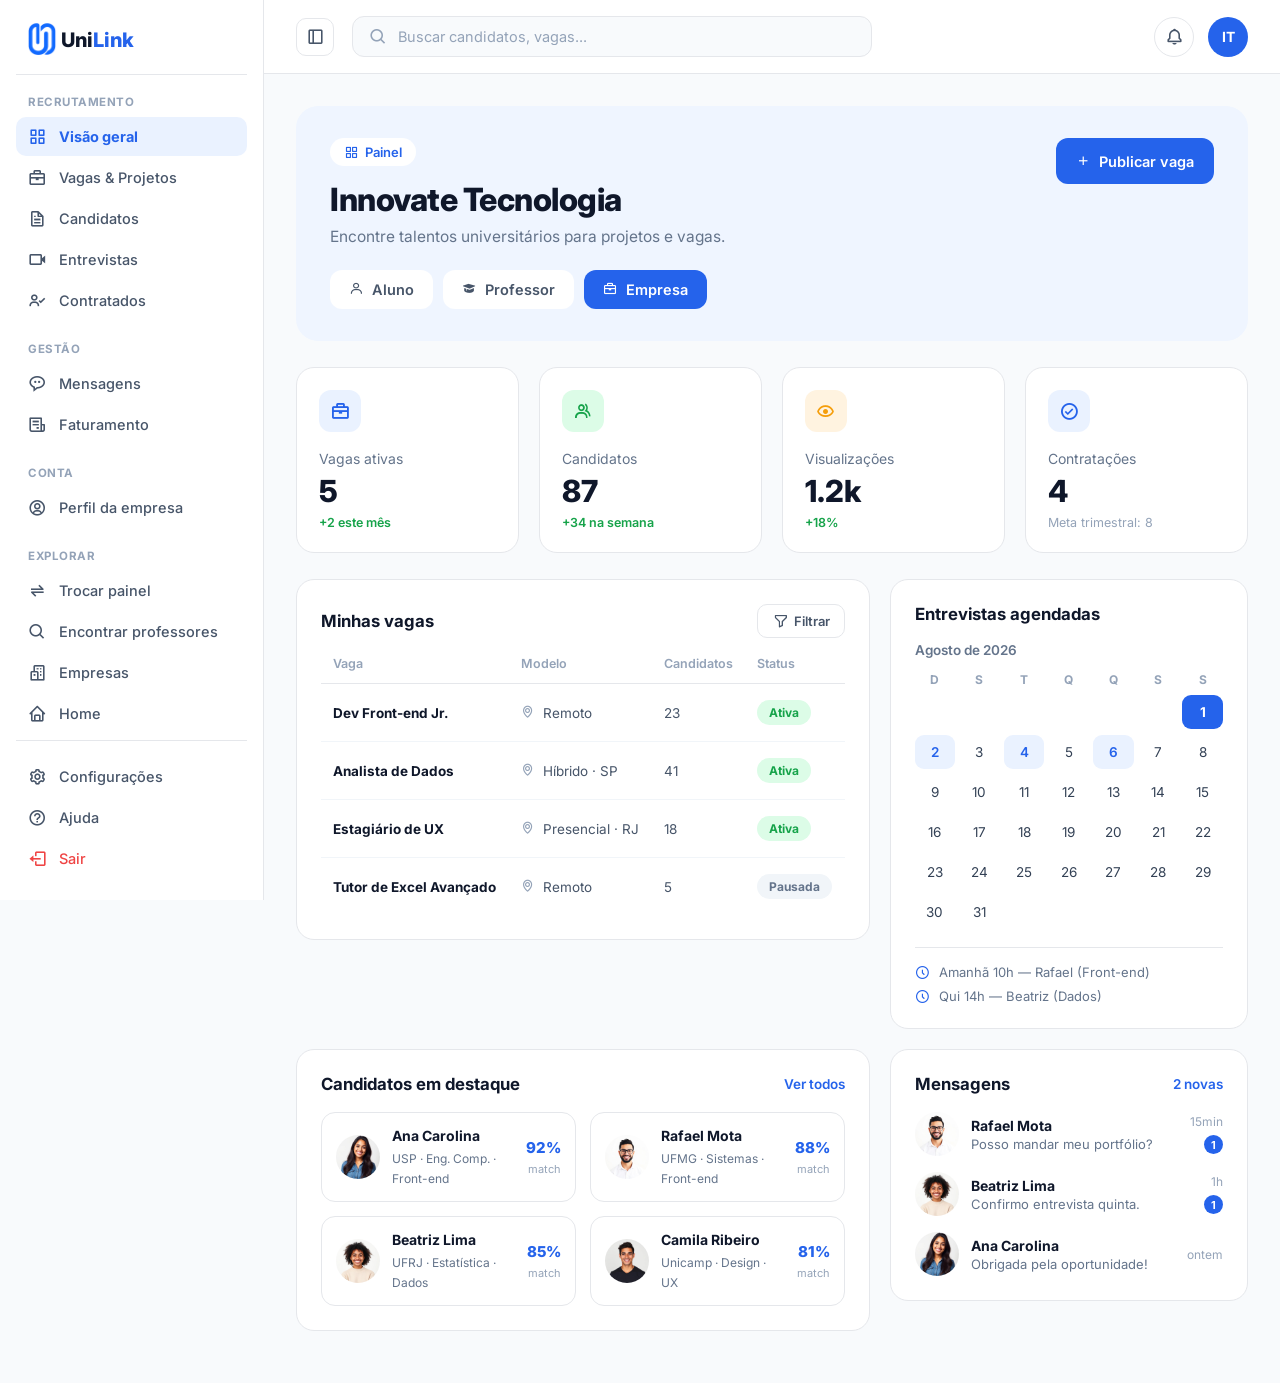
<file: painel-empresa.html>
<!DOCTYPE html>
<html lang="pt-br">
<head>
    <meta charset="UTF-8">
    <meta name="viewport" content="width=device-width, initial-scale=1.0">
    <title>Painel da Empresa | UniLink</title>
    <link rel="stylesheet" href="css/dashboard/painel.css">
    <link href='https://unpkg.com/boxicons@2.1.4/css/boxicons.min.css' rel='stylesheet'>
</head>
<body class="panel-body">
    <aside class="panel-sidebar" id="panelSidebar" data-panel="empresa">
        <div class="panel-logo-block">
            <a href="index.html" class="panel-logo">
                <div class="panel-logo-icon">
                    <img src="img/marca/logo.png" alt="Logo">
                </div>
                <span class="panel-logo-text">Uni<span>Link</span></span>
            </a>
        </div>
        <nav class="panel-nav" id="panelNav"></nav>
        <div class="panel-sidebar-bottom">
            <a href="#" class="panel-nav-link">
                <i class='bx bx-cog'></i>
                <span>Configurações</span>
            </a>
            <a href="faq.html" class="panel-nav-link">
                <i class='bx bx-help-circle'></i>
                <span>Ajuda</span>
            </a>
            <a href="index.html" class="panel-nav-link panel-logout">
                <i class='bx bx-log-out'></i>
                <span>Sair</span>
            </a>
        </div>
    </aside>
    <div class="panel-overlay" id="panelOverlay"></div>
    <div class="panel-main">
        <header class="panel-topbar">
            <button class="panel-toggle-btn" id="sidebarToggle" aria-label="Abrir/fechar menu">
                <i class='bx bx-dock-left'></i>
            </button>
            <div class="panel-search">
                <i class='bx bx-search'></i>
                <input type="text" placeholder="Buscar candidatos, vagas...">
            </div>
            <div class="panel-topbar-actions">
                <button class="panel-icon-btn" aria-label="Notificações">
                    <i class='bx bx-bell'></i>
                </button>
                <div class="panel-avatar">IT</div>
            </div>
        </header>
        <main class="panel-content">
            <section class="panel-hero">
                <div class="panel-hero-top">
                    <div class="panel-hero-left">
                        <span class="panel-chip">
                            <i class='bx bx-grid-alt'></i>
                            Painel
                        </span>
                        <h1>Innovate Tecnologia</h1>
                        <p>Encontre talentos universitários para projetos e vagas.</p>
                    </div>
                    <button class="panel-hero-btn">
                        <i class='bx bx-plus'></i>
                        Publicar vaga
                    </button>
                </div>
                <div class="panel-tabs">
                    <a href="painel-aluno.html" class="panel-tab">
                        <i class='bx bx-user'></i>
                        Aluno
                    </a>
                    <a href="painel-professor.html" class="panel-tab">
                        <i class='bx bxs-graduation'></i>
                        Professor
                    </a>
                    <a href="painel-empresa.html" class="panel-tab active">
                        <i class='bx bx-briefcase'></i>
                        Empresa
                    </a>
                </div>
            </section>
            <section class="panel-stats">
                <div class="panel-stat-card">
                    <div class="panel-stat-icon panel-icon-blue">
                        <i class='bx bx-briefcase'></i>
                    </div>
                    <span class="panel-stat-label">Vagas ativas</span>
                    <strong class="panel-stat-value">5</strong>
                    <span class="panel-stat-delta panel-delta-up">+2 este mês</span>
                </div>
                <div class="panel-stat-card">
                    <div class="panel-stat-icon panel-icon-green">
                        <i class='bx bx-group'></i>
                    </div>
                    <span class="panel-stat-label">Candidatos</span>
                    <strong class="panel-stat-value">87</strong>
                    <span class="panel-stat-delta panel-delta-up">+34 na semana</span>
                </div>
                <div class="panel-stat-card">
                    <div class="panel-stat-icon panel-icon-orange">
                        <i class='bx bx-show'></i>
                    </div>
                    <span class="panel-stat-label">Visualizações</span>
                    <strong class="panel-stat-value">1.2k</strong>
                    <span class="panel-stat-delta panel-delta-up">+18%</span>
                </div>
                <div class="panel-stat-card">
                    <div class="panel-stat-icon panel-icon-blue">
                        <i class='bx bx-check-circle'></i>
                    </div>
                    <span class="panel-stat-label">Contratações</span>
                    <strong class="panel-stat-value">4</strong>
                    <span class="panel-stat-delta">Meta trimestral: 8</span>
                </div>
            </section>
            <section class="panel-grid-2">
                <div class="panel-card">
                    <div class="panel-card-header">
                        <h2>Minhas vagas</h2>
                        <button class="panel-filter-btn">
                            <i class='bx bx-filter-alt'></i>
                            Filtrar
                        </button>
                    </div>
                    <div class="panel-table-wrap">
                        <table class="panel-table">
                            <thead>
                                <tr>
                                    <th>Vaga</th>
                                    <th>Modelo</th>
                                    <th>Candidatos</th>
                                    <th>Status</th>
                                </tr>
                            </thead>
                            <tbody>
                                <tr>
                                    <td class="panel-table-title">Dev Front-end Jr.</td>
                                    <td><i class='bx bx-map'></i> Remoto</td>
                                    <td>23</td>
                                    <td><span class="panel-status panel-status-ativa">Ativa</span></td>
                                </tr>
                                <tr>
                                    <td class="panel-table-title">Analista de Dados</td>
                                    <td><i class='bx bx-map'></i> Híbrido · SP</td>
                                    <td>41</td>
                                    <td><span class="panel-status panel-status-ativa">Ativa</span></td>
                                </tr>
                                <tr>
                                    <td class="panel-table-title">Estagiário de UX</td>
                                    <td><i class='bx bx-map'></i> Presencial · RJ</td>
                                    <td>18</td>
                                    <td><span class="panel-status panel-status-ativa">Ativa</span></td>
                                </tr>
                                <tr>
                                    <td class="panel-table-title">Tutor de Excel Avançado</td>
                                    <td><i class='bx bx-map'></i> Remoto</td>
                                    <td>5</td>
                                    <td><span class="panel-status panel-status-pausada">Pausada</span></td>
                                </tr>
                            </tbody>
                        </table>
                    </div>
                </div>
                <div class="panel-card">
                    <div class="panel-card-header">
                        <h2>Entrevistas agendadas</h2>
                    </div>
                    <div class="panel-calendar">
                        <span class="panel-calendar-month">Agosto de 2026</span>
                        <div class="panel-calendar-grid panel-calendar-weekdays">
                            <span>D</span><span>S</span><span>T</span><span>Q</span><span>Q</span><span>S</span><span>S</span>
                        </div>
                        <div class="panel-calendar-grid panel-calendar-days">
                            <span class="panel-day panel-day-empty"></span>
                            <span class="panel-day panel-day-empty"></span>
                            <span class="panel-day panel-day-empty"></span>
                            <span class="panel-day panel-day-empty"></span>
                            <span class="panel-day panel-day-empty"></span>
                            <span class="panel-day panel-day-empty"></span>
                            <span class="panel-day panel-day-today">1</span>
                            <span class="panel-day panel-day-marked">2</span>
                            <span class="panel-day">3</span>
                            <span class="panel-day panel-day-marked">4</span>
                            <span class="panel-day">5</span>
                            <span class="panel-day panel-day-marked">6</span>
                            <span class="panel-day">7</span>
                            <span class="panel-day">8</span>
                            <span class="panel-day">9</span>
                            <span class="panel-day">10</span>
                            <span class="panel-day">11</span>
                            <span class="panel-day">12</span>
                            <span class="panel-day">13</span>
                            <span class="panel-day">14</span>
                            <span class="panel-day">15</span>
                            <span class="panel-day">16</span>
                            <span class="panel-day">17</span>
                            <span class="panel-day">18</span>
                            <span class="panel-day">19</span>
                            <span class="panel-day">20</span>
                            <span class="panel-day">21</span>
                            <span class="panel-day">22</span>
                            <span class="panel-day">23</span>
                            <span class="panel-day">24</span>
                            <span class="panel-day">25</span>
                            <span class="panel-day">26</span>
                            <span class="panel-day">27</span>
                            <span class="panel-day">28</span>
                            <span class="panel-day">29</span>
                            <span class="panel-day">30</span>
                            <span class="panel-day">31</span>
                        </div>
                        <div class="panel-calendar-legend">
                            <span><i class='bx bx-time-five'></i> Amanhã 10h — Rafael (Front-end)</span>
                            <span><i class='bx bx-time-five'></i> Qui 14h — Beatriz (Dados)</span>
                        </div>
                    </div>
                </div>
            </section>
            <section class="panel-grid-2">
                <div class="panel-card">
                    <div class="panel-card-header">
                        <h2>Candidatos em destaque</h2>
                        <a href="#" class="panel-link">Ver todos</a>
                    </div>
                    <div class="panel-candidates-grid">
                        <div class="panel-candidate">
                            <img src="img/professores/teacher-1.jpg" alt="Ana Carolina" class="panel-avatar-img">
                            <div class="panel-candidate-info">
                                <h4>Ana Carolina</h4>
                                <span>USP · Eng. Comp. · Front-end</span>
                            </div>
                            <div class="panel-match">
                                <strong>92%</strong>
                                <span>match</span>
                            </div>
                        </div>
                        <div class="panel-candidate">
                            <img src="img/professores/teacher-2.jpg" alt="Rafael Mota" class="panel-avatar-img">
                            <div class="panel-candidate-info">
                                <h4>Rafael Mota</h4>
                                <span>UFMG · Sistemas · Front-end</span>
                            </div>
                            <div class="panel-match">
                                <strong>88%</strong>
                                <span>match</span>
                            </div>
                        </div>
                        <div class="panel-candidate">
                            <img src="img/professores/teacher-3.jpg" alt="Beatriz Lima" class="panel-avatar-img">
                            <div class="panel-candidate-info">
                                <h4>Beatriz Lima</h4>
                                <span>UFRJ · Estatística · Dados</span>
                            </div>
                            <div class="panel-match">
                                <strong>85%</strong>
                                <span>match</span>
                            </div>
                        </div>
                        <div class="panel-candidate">
                            <img src="img/professores/teacher-4.jpg" alt="Camila Ribeiro" class="panel-avatar-img">
                            <div class="panel-candidate-info">
                                <h4>Camila Ribeiro</h4>
                                <span>Unicamp · Design · UX</span>
                            </div>
                            <div class="panel-match">
                                <strong>81%</strong>
                                <span>match</span>
                            </div>
                        </div>
                    </div>
                </div>
                <div class="panel-card">
                    <div class="panel-card-header">
                        <h2>Mensagens</h2>
                        <a href="#" class="panel-link">2 novas</a>
                    </div>
                    <div class="panel-message-list">
                        <div class="panel-message">
                            <img src="img/professores/teacher-2.jpg" alt="Rafael Mota" class="panel-avatar-img">
                            <div class="panel-message-info">
                                <h4>Rafael Mota</h4>
                                <p>Posso mandar meu portfólio?</p>
                            </div>
                            <div class="panel-message-meta">
                                <span>15min</span>
                                <span class="panel-badge-count">1</span>
                            </div>
                        </div>
                        <div class="panel-message">
                            <img src="img/professores/teacher-3.jpg" alt="Beatriz Lima" class="panel-avatar-img">
                            <div class="panel-message-info">
                                <h4>Beatriz Lima</h4>
                                <p>Confirmo entrevista quinta.</p>
                            </div>
                            <div class="panel-message-meta">
                                <span>1h</span>
                                <span class="panel-badge-count">1</span>
                            </div>
                        </div>
                        <div class="panel-message">
                            <img src="img/professores/teacher-1.jpg" alt="Ana Carolina" class="panel-avatar-img">
                            <div class="panel-message-info">
                                <h4>Ana Carolina</h4>
                                <p>Obrigada pela oportunidade!</p>
                            </div>
                            <div class="panel-message-meta">
                                <span>ontem</span>
                            </div>
                        </div>
                    </div>
                </div>
            </section>
        </main>
    </div>
    <script src="js/dashboard/painel.js"></script>
</body>
</html>
</file>
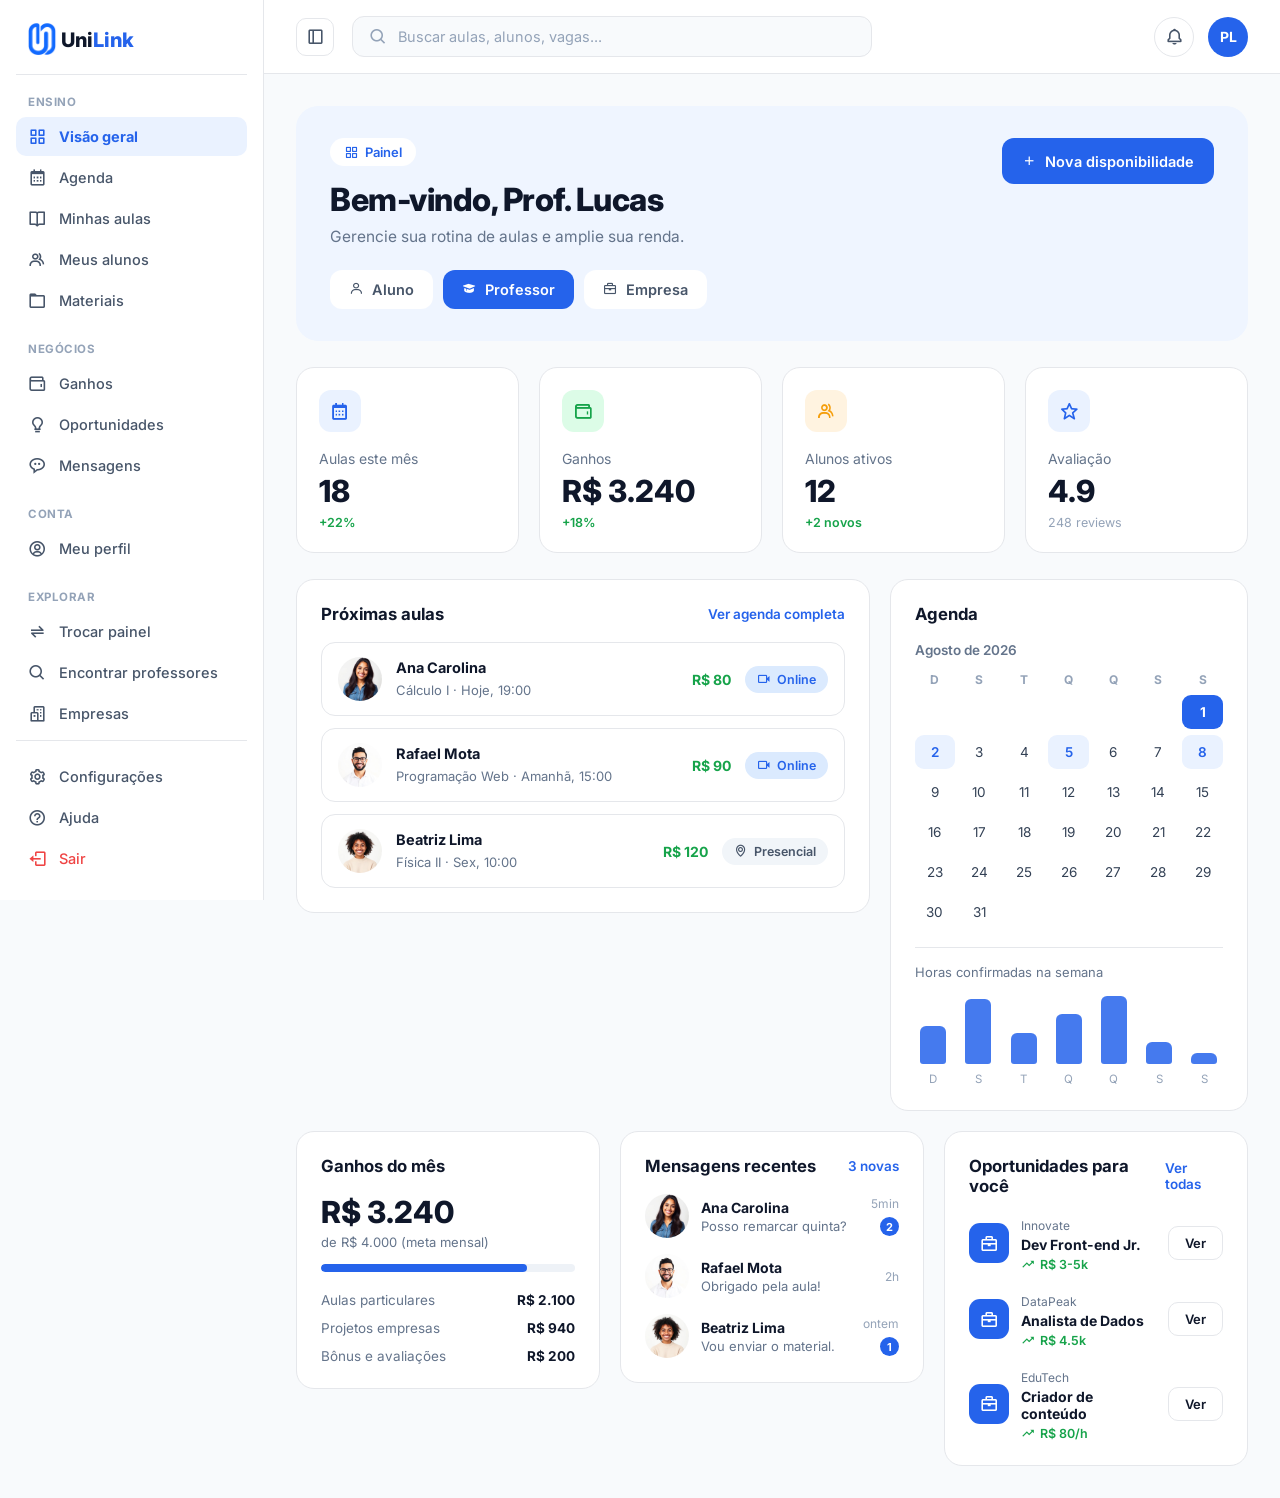
<file: painel-professor.html>
<!DOCTYPE html>
<html lang="pt-br">
<head>
    <meta charset="UTF-8">
    <meta name="viewport" content="width=device-width, initial-scale=1.0">
    <title>Painel do Professor | UniLink</title>
    <link rel="stylesheet" href="css/dashboard/painel.css">
    <link href='https://unpkg.com/boxicons@2.1.4/css/boxicons.min.css' rel='stylesheet'>
</head>
<body class="panel-body">
    <aside class="panel-sidebar" id="panelSidebar" data-panel="professor">
        <div class="panel-logo-block">
            <a href="index.html" class="panel-logo">
                <div class="panel-logo-icon">
                    <img src="img/marca/logo.png" alt="Logo">
                </div>
                <span class="panel-logo-text">Uni<span>Link</span></span>
            </a>
        </div>
        <nav class="panel-nav" id="panelNav"></nav>
        <div class="panel-sidebar-bottom">
            <a href="#" class="panel-nav-link">
                <i class='bx bx-cog'></i>
                <span>Configurações</span>
            </a>
            <a href="faq.html" class="panel-nav-link">
                <i class='bx bx-help-circle'></i>
                <span>Ajuda</span>
            </a>
            <a href="index.html" class="panel-nav-link panel-logout">
                <i class='bx bx-log-out'></i>
                <span>Sair</span>
            </a>
        </div>
    </aside>
    <div class="panel-overlay" id="panelOverlay"></div>
    <div class="panel-main">
        <header class="panel-topbar">
            <button class="panel-toggle-btn" id="sidebarToggle" aria-label="Abrir/fechar menu">
                <i class='bx bx-dock-left'></i>
            </button>
            <div class="panel-search">
                <i class='bx bx-search'></i>
                <input type="text" placeholder="Buscar aulas, alunos, vagas...">
            </div>
            <div class="panel-topbar-actions">
                <button class="panel-icon-btn" aria-label="Notificações">
                    <i class='bx bx-bell'></i>
                </button>
                <div class="panel-avatar">PL</div>
            </div>
        </header>
        <main class="panel-content">
            <section class="panel-hero">
                <div class="panel-hero-top">
                    <div class="panel-hero-left">
                        <span class="panel-chip">
                            <i class='bx bx-grid-alt'></i>
                            Painel
                        </span>
                        <h1>Bem-vindo, Prof. Lucas</h1>
                        <p>Gerencie sua rotina de aulas e amplie sua renda.</p>
                    </div>
                    <button class="panel-hero-btn">
                        <i class='bx bx-plus'></i>
                        Nova disponibilidade
                    </button>
                </div>
                <div class="panel-tabs">
                    <a href="painel-aluno.html" class="panel-tab">
                        <i class='bx bx-user'></i>
                        Aluno
                    </a>
                    <a href="painel-professor.html" class="panel-tab active">
                        <i class='bx bxs-graduation'></i>
                        Professor
                    </a>
                    <a href="painel-empresa.html" class="panel-tab">
                        <i class='bx bx-briefcase'></i>
                        Empresa
                    </a>
                </div>
            </section>
            <section class="panel-stats">
                <div class="panel-stat-card">
                    <div class="panel-stat-icon panel-icon-blue">
                        <i class='bx bx-calendar'></i>
                    </div>
                    <span class="panel-stat-label">Aulas este mês</span>
                    <strong class="panel-stat-value">18</strong>
                    <span class="panel-stat-delta panel-delta-up">+22%</span>
                </div>
                <div class="panel-stat-card">
                    <div class="panel-stat-icon panel-icon-green">
                        <i class='bx bx-wallet'></i>
                    </div>
                    <span class="panel-stat-label">Ganhos</span>
                    <strong class="panel-stat-value">R$ 3.240</strong>
                    <span class="panel-stat-delta panel-delta-up">+18%</span>
                </div>
                <div class="panel-stat-card">
                    <div class="panel-stat-icon panel-icon-orange">
                        <i class='bx bx-group'></i>
                    </div>
                    <span class="panel-stat-label">Alunos ativos</span>
                    <strong class="panel-stat-value">12</strong>
                    <span class="panel-stat-delta panel-delta-up">+2 novos</span>
                </div>
                <div class="panel-stat-card">
                    <div class="panel-stat-icon panel-icon-blue">
                        <i class='bx bx-star'></i>
                    </div>
                    <span class="panel-stat-label">Avaliação</span>
                    <strong class="panel-stat-value">4.9</strong>
                    <span class="panel-stat-delta">248 reviews</span>
                </div>
            </section>
            <section class="panel-grid-2">
                <div class="panel-card">
                    <div class="panel-card-header">
                        <h2>Próximas aulas</h2>
                        <a href="#" class="panel-link">Ver agenda completa</a>
                    </div>
                    <div class="panel-lesson-list">
                        <div class="panel-lesson">
                            <img src="img/professores/teacher-1.jpg" alt="Ana Carolina" class="panel-avatar-img">
                            <div class="panel-lesson-info">
                                <h4>Ana Carolina</h4>
                                <span>Cálculo I · Hoje, 19:00</span>
                            </div>
                            <span class="panel-lesson-price">R$ 80</span>
                            <span class="panel-badge panel-badge-online">
                                <i class='bx bx-video'></i>
                                Online
                            </span>
                        </div>
                        <div class="panel-lesson">
                            <img src="img/professores/teacher-2.jpg" alt="Rafael Mota" class="panel-avatar-img">
                            <div class="panel-lesson-info">
                                <h4>Rafael Mota</h4>
                                <span>Programação Web · Amanhã, 15:00</span>
                            </div>
                            <span class="panel-lesson-price">R$ 90</span>
                            <span class="panel-badge panel-badge-online">
                                <i class='bx bx-video'></i>
                                Online
                            </span>
                        </div>
                        <div class="panel-lesson">
                            <img src="img/professores/teacher-3.jpg" alt="Beatriz Lima" class="panel-avatar-img">
                            <div class="panel-lesson-info">
                                <h4>Beatriz Lima</h4>
                                <span>Física II · Sex, 10:00</span>
                            </div>
                            <span class="panel-lesson-price">R$ 120</span>
                            <span class="panel-badge panel-badge-presencial">
                                <i class='bx bx-map'></i>
                                Presencial
                            </span>
                        </div>
                    </div>
                </div>
                <div class="panel-card">
                    <div class="panel-card-header">
                        <h2>Agenda</h2>
                    </div>
                    <div class="panel-calendar">
                        <span class="panel-calendar-month">Agosto de 2026</span>

                        <div class="panel-calendar-grid panel-calendar-weekdays">
                            <span>D</span><span>S</span><span>T</span><span>Q</span><span>Q</span><span>S</span><span>S</span>
                        </div>
                        <div class="panel-calendar-grid panel-calendar-days">
                            <span class="panel-day panel-day-empty"></span>
                            <span class="panel-day panel-day-empty"></span>
                            <span class="panel-day panel-day-empty"></span>
                            <span class="panel-day panel-day-empty"></span>
                            <span class="panel-day panel-day-empty"></span>
                            <span class="panel-day panel-day-empty"></span>
                            <span class="panel-day panel-day-today">1</span>
                            <span class="panel-day panel-day-marked">2</span>
                            <span class="panel-day">3</span>
                            <span class="panel-day">4</span>
                            <span class="panel-day panel-day-marked">5</span>
                            <span class="panel-day">6</span>
                            <span class="panel-day">7</span>
                            <span class="panel-day panel-day-marked">8</span>
                            <span class="panel-day">9</span>
                            <span class="panel-day">10</span>
                            <span class="panel-day">11</span>
                            <span class="panel-day">12</span>
                            <span class="panel-day">13</span>
                            <span class="panel-day">14</span>
                            <span class="panel-day">15</span>
                            <span class="panel-day">16</span>
                            <span class="panel-day">17</span>
                            <span class="panel-day">18</span>
                            <span class="panel-day">19</span>
                            <span class="panel-day">20</span>
                            <span class="panel-day">21</span>
                            <span class="panel-day">22</span>
                            <span class="panel-day">23</span>
                            <span class="panel-day">24</span>
                            <span class="panel-day">25</span>
                            <span class="panel-day">26</span>
                            <span class="panel-day">27</span>
                            <span class="panel-day">28</span>
                            <span class="panel-day">29</span>
                            <span class="panel-day">30</span>
                            <span class="panel-day">31</span>
                        </div>
                        <div class="panel-bars-wrap">
                            <span class="panel-bars-title">Horas confirmadas na semana</span>
                            <div class="panel-bars">
                                <div class="panel-bar-col">
                                    <div class="panel-bar" style="height:42%"></div>
                                    <span>D</span>
                                </div>
                                <div class="panel-bar-col">
                                    <div class="panel-bar" style="height:72%"></div>
                                    <span>S</span>
                                </div>
                                <div class="panel-bar-col">
                                    <div class="panel-bar" style="height:34%"></div>
                                    <span>T</span>
                                </div>
                                <div class="panel-bar-col">
                                    <div class="panel-bar" style="height:56%"></div>
                                    <span>Q</span>
                                </div>
                                <div class="panel-bar-col">
                                    <div class="panel-bar" style="height:88%"></div>
                                    <span>Q</span>
                                </div>
                                <div class="panel-bar-col">
                                    <div class="panel-bar" style="height:24%"></div>
                                    <span>S</span>
                                </div>
                                <div class="panel-bar-col">
                                    <div class="panel-bar" style="height:12%"></div>
                                    <span>S</span>
                                </div>
                            </div>
                        </div>
                    </div>
                </div>
            </section>
            <section class="panel-grid-3">
                <div class="panel-card">
                    <div class="panel-card-header">
                        <h2>Ganhos do mês</h2>
                    </div>
                    <strong class="panel-earn-value">R$ 3.240</strong>
                    <span class="panel-earn-goal">de R$ 4.000 (meta mensal)</span>
                    <div class="panel-progress-track panel-earn-track">
                        <div class="panel-progress-fill" style="width:81%"></div>
                    </div>
                    <div class="panel-earn-breakdown">
                        <div class="panel-earn-row">
                            <span>Aulas particulares</span>
                            <strong>R$ 2.100</strong>
                        </div>
                        <div class="panel-earn-row">
                            <span>Projetos empresas</span>
                            <strong>R$ 940</strong>
                        </div>
                        <div class="panel-earn-row">
                            <span>Bônus e avaliações</span>
                            <strong>R$ 200</strong>
                        </div>
                    </div>
                </div>
                <div class="panel-card">
                    <div class="panel-card-header">
                        <h2>Mensagens recentes</h2>
                        <a href="#" class="panel-link">3 novas</a>
                    </div>
                    <div class="panel-message-list">
                        <div class="panel-message">
                            <img src="img/professores/teacher-1.jpg" alt="Ana Carolina" class="panel-avatar-img">
                            <div class="panel-message-info">
                                <h4>Ana Carolina</h4>
                                <p>Posso remarcar quinta?</p>
                            </div>
                            <div class="panel-message-meta">
                                <span>5min</span>
                                <span class="panel-badge-count">2</span>
                            </div>
                        </div>
                        <div class="panel-message">
                            <img src="img/professores/teacher-2.jpg" alt="Rafael Mota" class="panel-avatar-img">
                            <div class="panel-message-info">
                                <h4>Rafael Mota</h4>
                                <p>Obrigado pela aula!</p>
                            </div>
                            <div class="panel-message-meta">
                                <span>2h</span>
                            </div>
                        </div>
                        <div class="panel-message">
                            <img src="img/professores/teacher-3.jpg" alt="Beatriz Lima" class="panel-avatar-img">
                            <div class="panel-message-info">
                                <h4>Beatriz Lima</h4>
                                <p>Vou enviar o material.</p>
                            </div>
                            <div class="panel-message-meta">
                                <span>ontem</span>
                                <span class="panel-badge-count">1</span>
                            </div>
                        </div>
                    </div>
                </div>
                <div class="panel-card">
                    <div class="panel-card-header">
                        <h2>Oportunidades para você</h2>
                        <a href="empresas.html" class="panel-link">Ver todas</a>
                    </div>
                    <div class="panel-opp-list">
                        <div class="panel-opp">
                            <div class="panel-opp-icon">
                                <i class='bx bx-briefcase'></i>
                            </div>
                            <div class="panel-opp-info">
                                <span>Innovate</span>
                                <h4>Dev Front-end Jr.</h4>
                                <div class="panel-opp-price">
                                    <i class='bx bx-trending-up'></i>
                                    R$ 3-5k
                                </div>
                            </div>
                            <a href="empresas.html" class="panel-btn-outline panel-btn-sm">Ver</a>
                        </div>
                        <div class="panel-opp">
                            <div class="panel-opp-icon">
                                <i class='bx bx-briefcase'></i>
                            </div>
                            <div class="panel-opp-info">
                                <span>DataPeak</span>
                                <h4>Analista de Dados</h4>
                                <div class="panel-opp-price">
                                    <i class='bx bx-trending-up'></i>
                                    R$ 4.5k
                                </div>
                            </div>
                            <a href="empresas.html" class="panel-btn-outline panel-btn-sm">Ver</a>
                        </div>
                        <div class="panel-opp">
                            <div class="panel-opp-icon">
                                <i class='bx bx-briefcase'></i>
                            </div>
                            <div class="panel-opp-info">
                                <span>EduTech</span>
                                <h4>Criador de conteúdo</h4>
                                <div class="panel-opp-price">
                                    <i class='bx bx-trending-up'></i>
                                    R$ 80/h
                                </div>
                            </div>
                            <a href="empresas.html" class="panel-btn-outline panel-btn-sm">Ver</a>
                        </div>
                    </div>
                </div>
            </section>
        </main>
    </div>
    <script src="js/dashboard/painel.js"></script>
</body>
</html>
</file>
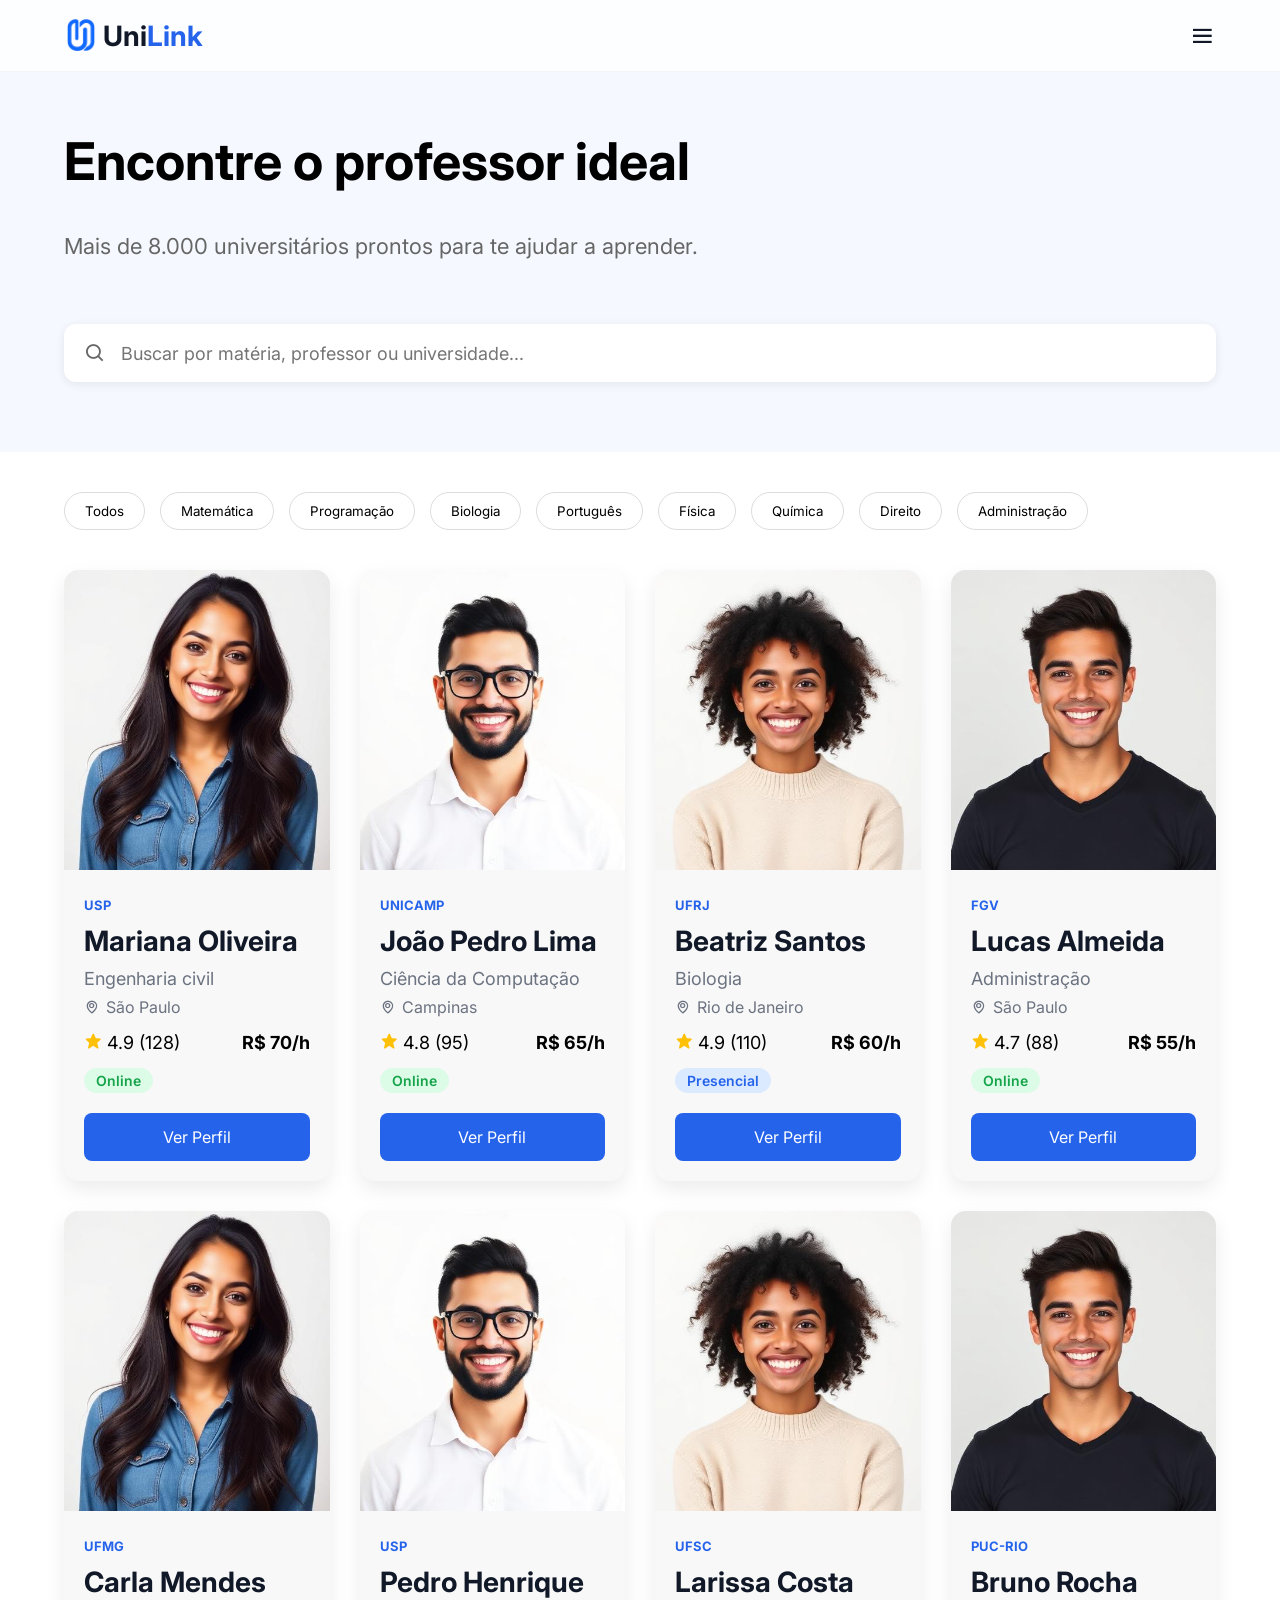
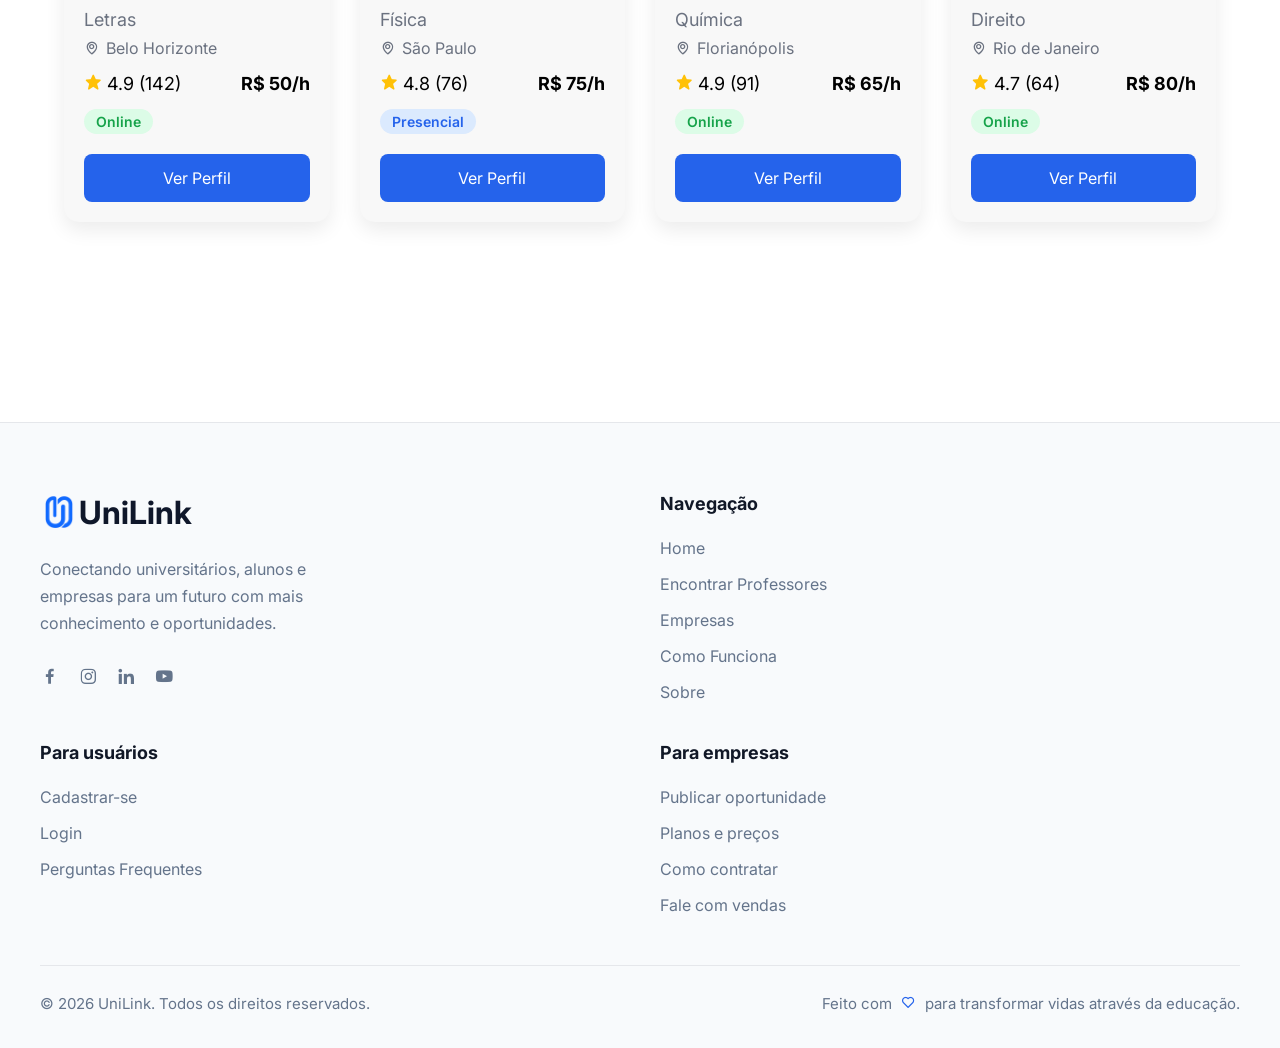
<file: professores.html>
<!DOCTYPE html>
<html lang="pt-br">
<head>
    <meta charset="UTF-8">
    <meta name="viewport" content="width=device-width, initial-scale=1.0">
    <title>Professores | UniLink</title>
    <link rel="stylesheet" href="css/styles.css">
    <link rel="stylesheet" href="css/marketing/professores.css">
    <link href='https://unpkg.com/boxicons@2.1.4/css/boxicons.min.css' rel='stylesheet'>
<body>
    <header id="header">
        <nav class="navbar">
            <a href="index.html" class="logo">
                <div class="logo-icon">
                    <img src="img/marca/logo.png" alt="Logo">
                </div>
                <span >Uni<span style="color:#2563EB">Link</span></span>
            </a>
            <ul class="nav-links">
                <li><a href="index.html">Home</a></li>
                <li><a href="professores.html">Encontrar Professores</a></li>
                <li><a href="empresas.html">Empresas</a></li>
                <li><a href="como-funciona.html">Como Funciona</a></li>
                <li><a href="sobre.html">Sobre</a></li>
            </ul>
            <div class="nav-buttons">
                <button class="btn-login" onclick="window.location.href='login.html'">
                    <i class='bx bx-log-in' style='color:#0e0e0e'></i>
                    Login
                </button>
                <button class="btn-register" onclick="window.location.href='register.html'">Cadastre-se</button>
            </div>
            <button class="menu-toggle" id="menuToggle" aria-label="Abrir menu">
                <i class='bx bx-menu'></i>
            </button>
            <div class="mobile-menu" id="mobileMenu">
                <ul class="mobile-nav-links">
                    <li><a href="index.html">Home</a></li>
                    <li><a href="professores.html">Encontrar Professores</a></li>
                    <li><a href="empresas.html">Empresas</a></li>
                    <li><a href="como-funciona.html">Como Funciona</a></li>
                    <li><a href="sobre.html">Sobre</a></li>
                </ul>
                <div class="mobile-nav-buttons">
                    <button class="btn-login" onclick="window.location.href='login.html'">
                        <i class='bx bx-log-in'></i>
                        Login
                    </button>
                    <button class="btn-register" onclick="window.location.href='register.html'">Cadastre-se</button>
                </div>
            </div>
        </nav>
    </header>
    <main>
    <section class="hero-professores">
        <div class="container">
            <h1>Encontre o professor ideal</h1>
            <p>
                Mais de 8.000 universitários prontos para te ajudar a aprender.
            </p>
            <div class="search-box">
                <i class='bx bx-search'></i>
                <input
                    id="pesquisa"
                    type="text"
                    placeholder="Buscar por matéria, professor ou universidade..."
                >
            </div>
        </div>
    </section>
    <section class="categorias">
        <div class="container">
            <button class="filtro" data-filtro="todos">Todos</button>
            <button class="filtro" data-filtro="matematica">Matemática</button>
            <button class="filtro" data-filtro="programacao">Programação</button>
            <button class="filtro" data-filtro="biologia">Biologia</button>
            <button class="filtro" data-filtro="portugues">Português</button>
            <button class="filtro" data-filtro="fisica">Física</button>
            <button class="filtro" data-filtro="quimica">Química</button>
            <button class="filtro" data-filtro="direito">Direito</button>
            <button class="filtro" data-filtro="administracao">Administração</button>
        </div>
    </section>
    <section class="professores">
        <div class="container">
            <div class="card-professor" data-materia="matematica">
                <img src="img/professores/teacher-1.jpg" alt="Professor">
                <div class="card-info">
                    <span class="universidade">USP</span>
                    <h3 class="nome">Mariana Oliveira</h3>
                    <p class="formacao">Engenharia civil</p>
                    <div class="cidade">
                        <i class='bx bx-map'></i>
                        <span>São Paulo</span>
                    </div>
                    <div class="avaliacao">
                        <span>
                            <i class='bx bxs-star' style="color:#FFC107"></i>
                            4.9 (128)
                        </span>
                        <strong>R$ 70/h</strong>
                    </div>
                    <span class="online">
                        Online
                    </span>
                    <a href="#">Ver Perfil</a>
                </div>
            </div>
            <div class="card-professor" data-materia="programacao">
                <img src="img/professores/teacher-2.jpg" alt="Professor">
                <div class="card-info">
                    <span class="universidade">UNICAMP</span>
                    <h3 class="nome">João Pedro Lima</h3>
                    <p class="formacao">Ciência da Computação</p>
                    <div class="cidade">
                        <i class='bx bx-map'></i>
                        <span>Campinas</span>
                    </div>
                    <div class="avaliacao">
                        <span>
                            <i class='bx bxs-star' style="color:#FFC107"></i>
                            4.8 (95)
                        </span>
                        <strong>R$ 65/h </strong>
                    </div>
                    <span class="online">
                        Online
                    </span>
                    <a href="#">Ver Perfil</a>
                </div>
            </div>
            <div class="card-professor" data-materia="biologia">
                <img src="img/professores/teacher-3.jpg" alt="Professor">
                <div class="card-info">
                    <span class="universidade">UFRJ</span>
                    <h3 class="nome">Beatriz Santos</h3>
                    <p class="formacao">Biologia</p>
                    <div class="cidade">
                        <i class='bx bx-map'></i>
                        <span>Rio de Janeiro</span>
                    </div>
                    <div class="avaliacao">
                        <span>
                            <i class='bx bxs-star' style="color:#FFC107"></i>
                            4.9 (110)
                        </span>
                        <strong>R$ 60/h</strong>
                    </div>
                    <span class="presencial">
                        Presencial
                    </span>
                    <a href="#">Ver Perfil</a>
                </div>
            </div>
            <div class="card-professor" data-materia="administracao">
                <img src="img/professores/teacher-4.jpg" alt="Professor">
                <div class="card-info">
                    <span class="universidade">FGV</span>
                    <h3 class="nome">Lucas Almeida</h3>
                    <p class="formacao">Administração</p>
                    <div class="cidade">
                        <i class='bx bx-map'></i>
                        <span>São Paulo</span>
                    </div>
                    <div class="avaliacao">
                        <span>
                            <i class='bx bxs-star' style="color:#FFC107"></i>
                            4.7 (88)
                        </span> 
                        <strong>R$ 55/h</strong>
                    </div>
                    <span class="online">
                        Online
                    </span>
                    <a href="#">Ver Perfil</a>
                </div>
            </div>
            <div class="card-professor" data-materia="portugues">
                <img src="img/professores/teacher-1.jpg" alt="Professor">
                <div class="card-info">
                    <span class="universidade">UFMG</span>
                    <h3 class="nome">Carla Mendes</h3>
                    <p class="formacao">Letras</p>
                    <div class="cidade">
                        <i class='bx bx-map'></i>
                        <span>Belo Horizonte</span>
                    </div>
                    <div class="avaliacao">
                        <span>
                            <i class='bx bxs-star' style="color:#FFC107"></i>
                            4.9 (142)
                        </span>
                        <strong>R$ 50/h</strong>
                    </div>
                    <span class="online">
                        Online
                    </span>
                    <a href="#">Ver Perfil</a>
                </div>
            </div>
            <div class="card-professor" data-materia="fisica">
                <img src="img/professores/teacher-2.jpg" alt="Professor">
                <div class="card-info">
                    <span class="universidade">USP</span>
                    <h3 class="nome">Pedro Henrique</h3>
                    <p class="formacao">Física</p>
                    <div class="cidade">
                        <i class='bx bx-map'></i>
                        <span>São Paulo</span>
                    </div>
                    <div class="avaliacao">
                        <span>
                            <i class='bx bxs-star' style="color:#FFC107"></i>
                            4.8 (76)
                        </span>
                        <strong>R$ 75/h</strong>
                    </div>
                    <span class="presencial">
                        Presencial
                    </span>
                    <a href="#">Ver Perfil</a>
                </div>
            </div>
            <div class="card-professor" data-materia="quimica">
                <img src="img/professores/teacher-3.jpg" alt="Professor">
                <div class="card-info">
                    <span class="universidade">UFSC</span>
                    <h3 class="nome">Larissa Costa</h3>
                    <p class="formacao">Química</p>
                    <div class="cidade">
                        <i class='bx bx-map'></i>
                        <span>Florianópolis</span>
                    </div>
                    <div class="avaliacao">
                        <span>
                            <i class='bx bxs-star' style="color:#FFC107"></i>
                            4.9 (91)
                        </span>
                        <strong>R$ 65/h</strong>
                    </div>
                    <span class="online">
                        Online
                    </span>
                    <a href="#">Ver Perfil</a>
                </div>
            </div>
            <div class="card-professor" data-materia="direito">
                <img src="img/professores/teacher-4.jpg" alt="Professor">
                <div class="card-info">
                    <span class="universidade">PUC-RIO</span>
                    <h3 class="nome">Bruno Rocha</h3>
                    <p class="formacao">Direito</p>
                    <div class="cidade">
                        <i class='bx bx-map'></i>
                        <span>Rio de Janeiro</span>
                    </div>
                    <div class="avaliacao">
                        <span>
                            <i class='bx bxs-star' style="color:#FFC107"></i>
                            4.7 (64)
                        </span>
                        <strong>R$ 80/h</strong>
                    </div>
                    <span class="online">
                        Online
                    </span>
                    <a href="#">Ver Perfil</a>
                </div>
            </div>
        </div>
    </section>
</main>
<footer class="footer">
        <div class="footer-container">
            <div class="footer-top">
                <div class="footer-brand">
                    <a href="#" class="footer-logo">
                        <div class="footer-logo-icon">
                            <img src="img/marca/logo.png" alt="Logo">
                        </div>
                        <span>UniLink</span>
                    </a>
                    <p>
                        Conectando universitários, alunos e empresas para um futuro com mais conhecimento e oportunidades.
                    </p>
                    <div class="footer-social">
                        <a href="#"><i class='bx bxl-facebook'></i></a>
                        <a href="#"><i class='bx bxl-instagram' ></i></a>
                        <a href="#"><i class='bx bxl-linkedin' ></i></a>
                        <a href="#"><i class='bx bxl-youtube'></i></a>
                    </div>
                </div>
                <div class="footer-links">
                    <h4>Navegação</h4>
                    <a href="index.html">Home</a>
                    <a href="professores.html">Encontrar Professores</a>
                    <a href="empresas.html">Empresas</a>
                    <a href="como-funciona.html">Como Funciona</a>
                    <a href="sobre.html">Sobre</a>
                </div>
                <div class="footer-links">
                    <h4>Para usuários</h4>
                    <a href="register.html">Cadastrar-se</a>
                    <a href="login.html">Login</a>
                    <a href="faq.html">Perguntas Frequentes</a>
                </div>
                <div class="footer-links">
                    <h4>Para empresas</h4>
                    <a href="#">Publicar oportunidade</a>
                    <a href="#">Planos e preços</a>
                    <a href="#">Como contratar</a>
                    <a href="#">Fale com vendas</a>
                </div>
            </div>
            <div class="footer-bottom">
                <p>
                    © 2026 UniLink. Todos os direitos reservados.
                </p>
                <p>
                    Feito com
                    <i class='bx bx-heart'></i>
                    para transformar vidas através da educação.
                </p>
            </div>
        </div>
    </footer>
    <script src="js/script.js"></script>
    <script src="js/marketing/professores.js"></script>
</body>
</html>
</file>
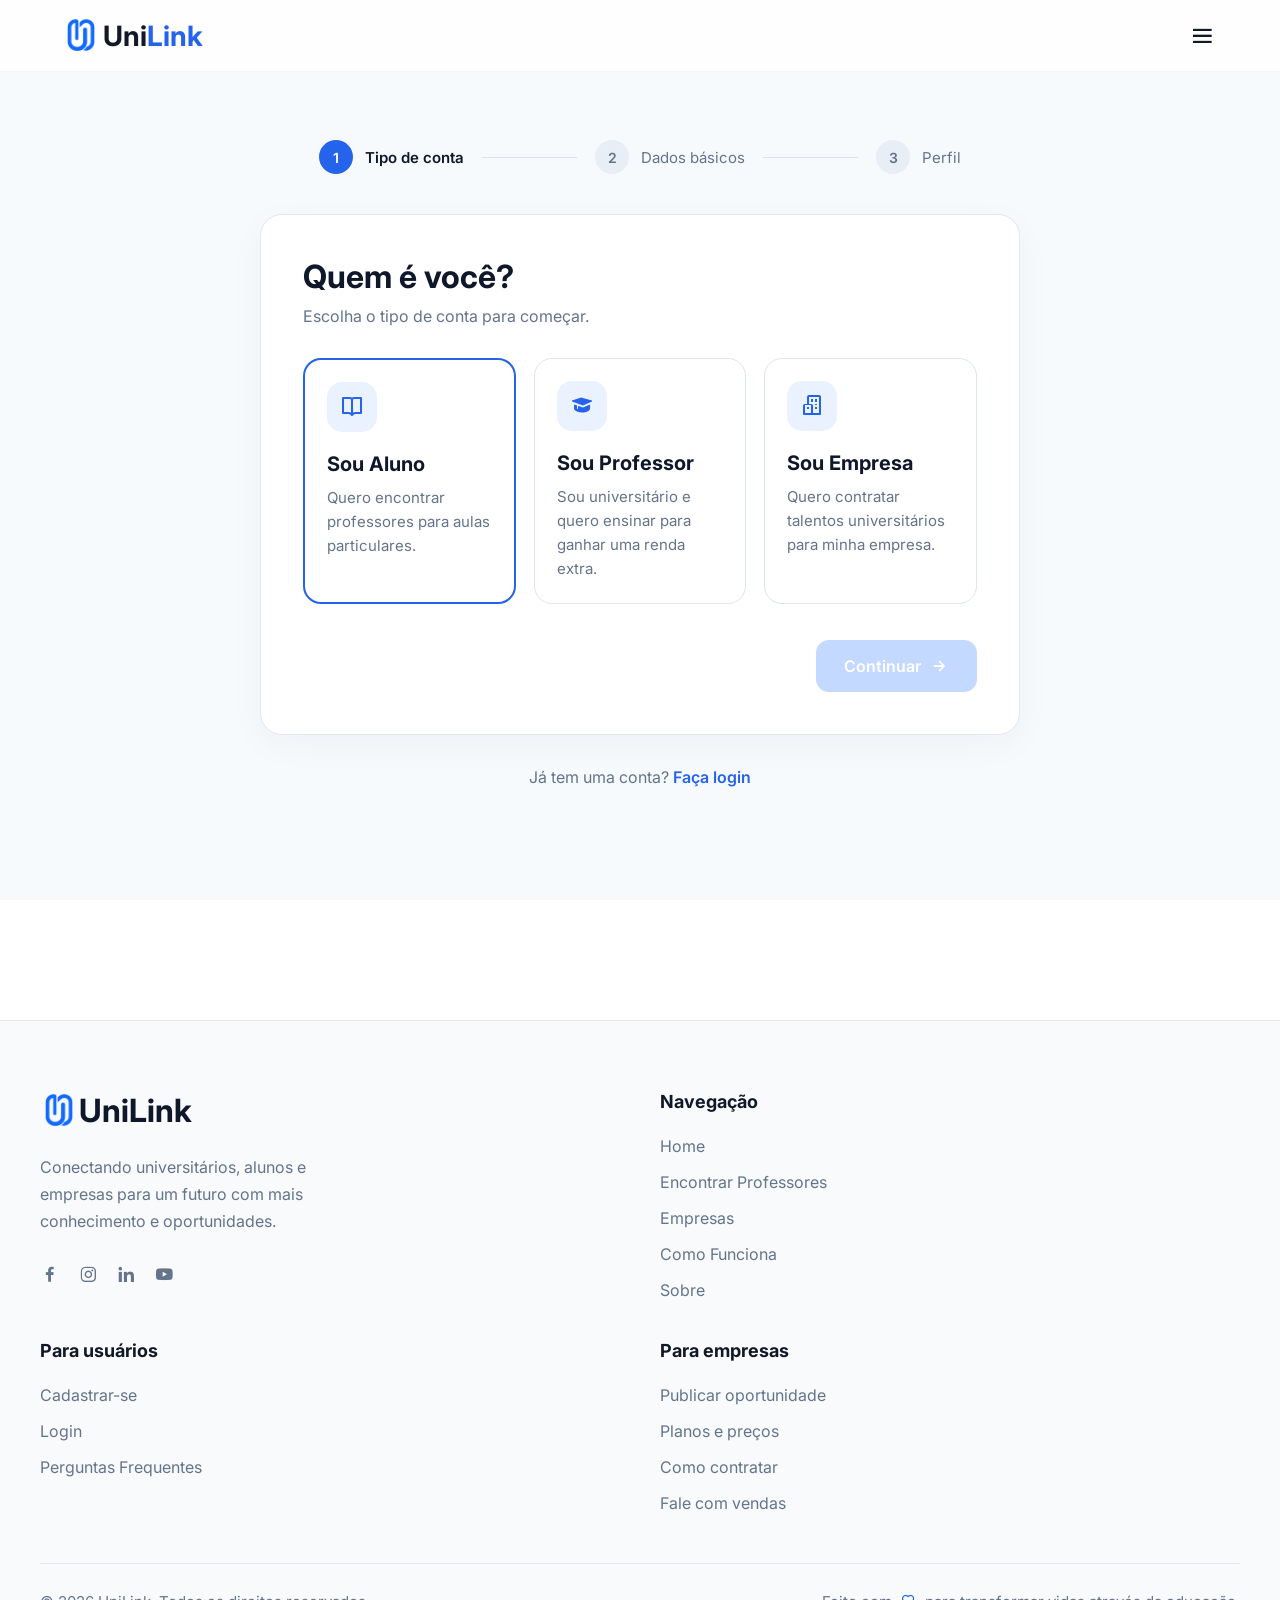
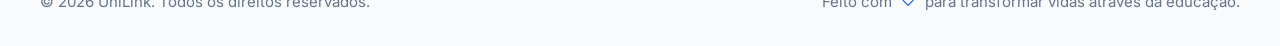
<file: register.html>
<!DOCTYPE html>
<html lang="pt-BR">
<head>
    <meta charset="UTF-8">
    <meta name="viewport" content="width=device-width, initial-scale=1.0">
    <title>Cadastro | UniLink</title>
    <link rel="stylesheet" href="css/styles.css">
    <link rel="stylesheet" href="css/auth/register.css">
    <link href="https://unpkg.com/boxicons@2.1.4/css/boxicons.min.css" rel="stylesheet">
</head>
<body>
    <header id="header">
         <nav class="navbar">
            <a href="index.html" class="logo">
                <div class="logo-icon">
                    <img src="img/marca/logo.png" alt="Logo">
                </div>
                <span >Uni<span style="color:#2563EB">Link</span></span>
            </a>
            <ul class="nav-links">
                <li><a href="index.html">Home</a></li>
                <li><a href="professores.html">Encontrar Professores</a></li>
                <li><a href="empresas.html">Empresas</a></li>
                <li><a href="como-funciona.html">Como Funciona</a></li>
                <li><a href="sobre.html">Sobre</a></li>
            </ul>
            <div class="nav-buttons">
                <button class="btn-login" onclick="window.location.href='login.html'">
                    <i class='bx bx-log-in' style='color:#0e0e0e'></i>
                    Login
                </button>
                <button class="btn-register" onclick="window.location.href='register.html'">Cadastre-se</button>
            </div>
            <button class="menu-toggle" id="menuToggle" aria-label="Abrir menu">
                <i class='bx bx-menu'></i>
            </button>
            <div class="mobile-menu" id="mobileMenu">
                <ul class="mobile-nav-links">
                    <li><a href="index.html">Home</a></li>
                    <li><a href="professores.html">Encontrar Professores</a></li>
                    <li><a href="empresas.html">Empresas</a></li>
                    <li><a href="como-funciona.html">Como Funciona</a></li>
                    <li><a href="sobre.html">Sobre</a></li>
                </ul>
                <div class="mobile-nav-buttons">
                    <button class="btn-login" onclick="window.location.href='login.html'">
                        <i class='bx bx-log-in'></i>
                        Login
                    </button>
                    <button class="btn-register" onclick="window.location.href='register.html'">Cadastre-se</button>
                </div>
            </div>
        </nav>
    </header>
    <main class="register-page">
        <div class="register-container">

            <div class="register-steps">
                <div class="register-step active" data-step="1">
                    <div class="register-step-circle">
                        <span class="step-number">1</span>
                        <i class='bx bx-check step-check'></i>
                    </div>
                    <span>Tipo de conta</span>
                </div>
                <div class="register-line"></div>
                <div class="register-step" data-step="2">
                    <div class="register-step-circle">
                        <span class="step-number">2</span>
                        <i class='bx bx-check step-check'></i>
                    </div>
                    <span>Dados básicos</span>
                </div>
                <div class="register-line"></div>
                <div class="register-step" data-step="3">
                    <div class="register-step-circle">
                        <span class="step-number">3</span>
                        <i class='bx bx-check step-check'></i>
                    </div>
                    <span>Perfil</span>
                </div>
            </div>
            <div class="register-card">
                <div class="register-panel" data-step-panel="1">
                    <h1 class="register-title">Quem é você?</h1>
                    <p class="register-subtitle">
                        Escolha o tipo de conta para começar.
                    </p>
                    <div class="register-options">
                        <div class="register-option selected" data-type="student">
                            <div class="register-icon">
                                <i class='bx bx-book-open'></i>
                            </div>
                            <h3>Sou Aluno</h3>
                            <p>Quero encontrar professores para aulas particulares.</p>
                        </div>
                        <div class="register-option" data-type="teacher">
                            <div class="register-icon">
                                <i class='bx bxs-graduation'></i>
                            </div>
                            <h3>Sou Professor</h3>
                            <p>
                                Sou universitário e quero ensinar para ganhar uma renda extra.
                            </p>
                        </div>
                        <div class="register-option" data-type="company">
                            <div class="register-icon">
                                <i class='bx bx-buildings'></i>
                            </div>
                            <h3>Sou Empresa</h3>
                            <p>
                                Quero contratar talentos universitários para minha empresa.
                            </p>
                        </div>
                    </div>
                    <div class="register-footer">
                        <button class="register-button" id="step1-continue" disabled>
                            Continuar
                            <i class='bx bx-right-arrow-alt'></i>
                        </button>
                    </div>
                </div>
                <div class="register-panel" data-step-panel="2" style="display:none">
                    <h1 class="register-title">Dados básicos</h1>
                    <p class="register-subtitle">
                        Vamos criar sua conta.
                    </p>
                    <div class="form-grid">
                        <div class="form-group">
                            <label data-field="name-label">Nome completo</label>
                            <input type="text" data-field="name-input" placeholder="Ex: Maria Silva">
                        </div>
                        <div class="form-group">
                            <label>E-mail</label>
                            <input type="email" placeholder="voce@exemplo.com">
                        </div>
                        <div class="form-group">
                            <label>Senha</label>
                            <input type="password" placeholder="••••••••">
                        </div>
                        <div class="form-group">
                            <label>Confirmar senha</label>
                            <input type="password" placeholder="••••••••">
                        </div>
                    </div>
                    <div class="register-footer register-footer-split">
                        <button class="register-back-btn" data-back>
                            <i class='bx bx-left-arrow-alt'></i>
                            Voltar
                        </button>
                        <button class="register-button" data-next="3">
                            Continuar
                            <i class='bx bx-right-arrow-alt'></i>
                        </button>
                    </div>
                </div>
                <div class="register-panel" data-step-panel="3" style="display:none">
                    <h1 class="register-title">Sobre você</h1>
                    <p class="register-subtitle">
                        Conte um pouco para personalizar seu perfil.
                    </p>
                    <div class="form-grid" data-profile-fields="student" style="display:none">
                        <div class="form-group">
                            <label>Nível de ensino</label>
                            <input type="text" placeholder="Ex: Ensino Médio">
                        </div>
                        <div class="form-group">
                            <label>Cidade</label>
                            <input type="text" placeholder="Ex: São Paulo">
                        </div>
                    </div>
                    <div class="form-grid" data-profile-fields="teacher" style="display:none">
                        <div class="form-group">
                            <label>Universidade</label>
                            <input type="text" placeholder="Ex: USP">
                        </div>
                        <div class="form-group">
                            <label>Curso</label>
                            <input type="text" placeholder="Ex: Engenharia Civil">
                        </div>
                        <div class="form-group">
                            <label>Período</label>
                            <input type="text" placeholder="Ex: 5º">
                        </div>
                        <div class="form-group">
                            <label>Valor por hora (R$)</label>
                            <input type="text" placeholder="60">
                        </div>
                        <div class="form-group form-group-full">
                            <label>Matérias que ensina</label>
                            <input type="text" placeholder="Ex: Matemática, Cálculo, Física">
                        </div>
                    </div>
                    <div class="form-grid" data-profile-fields="company" style="display:none">
                        <div class="form-group">
                            <label>CNPJ</label>
                            <input type="text" placeholder="00.000.000/0000-00">
                        </div>
                        <div class="form-group">
                            <label>Setor</label>
                            <input type="text" placeholder="Ex: Tecnologia">
                        </div>
                        <div class="form-group">
                            <label>Site</label>
                            <input type="text" placeholder="https://">
                        </div>
                        <div class="form-group">
                            <label>Tamanho</label>
                            <input type="text" placeholder="Ex: 10-50 funcionários">
                        </div>
                    </div>

                    <div class="form-group form-group-full" style="margin-bottom:28px">
                        <label>Bio / Sobre</label>
                        <textarea rows="4" placeholder="Conte um pouco sobre você ou sua empresa..."></textarea>
                    </div>

                    <div class="register-footer register-footer-split">
                        <button class="register-back-btn" data-back>
                            <i class='bx bx-left-arrow-alt'></i>
                            Voltar
                        </button>
                        <button class="register-button" data-submit>
                            <i class='bx bx-check'></i>
                            Criar conta
                        </button>
                    </div>
                </div>
            </div>
            <p class="register-login">
                Já tem uma conta?
                <a href="login.html">Faça login</a>
            </p>
        </div>
    </main>
    <footer class="footer">
        <div class="footer-container">
            <div class="footer-top">
                <div class="footer-brand">
                    <a href="#" class="footer-logo">
                        <div class="footer-logo-icon">
                            <img src="img/marca/logo.png" alt="Logo">
                        </div>
                        <span>UniLink</span>
                    </a>
                    <p>
                        Conectando universitários, alunos e empresas para um futuro com mais conhecimento e oportunidades.
                    </p>
                    <div class="footer-social">
                        <a href="#"><i class='bx bxl-facebook'></i></a>
                        <a href="#"><i class='bx bxl-instagram' ></i></a>
                        <a href="#"><i class='bx bxl-linkedin' ></i></a>
                        <a href="#"><i class='bx bxl-youtube'></i></a>
                    </div>
                </div>
                <div class="footer-links">
                    <h4>Navegação</h4>
                    <a href="index.html">Home</a>
                    <a href="professores.html">Encontrar Professores</a>
                    <a href="empresas.html">Empresas</a>
                    <a href="como-funciona.html">Como Funciona</a>
                    <a href="sobre.html">Sobre</a>
                </div>
                <div class="footer-links">
                    <h4>Para usuários</h4>
                    <a href="register.html">Cadastrar-se</a>
                    <a href="login.html">Login</a>
                    <a href="faq.html">Perguntas Frequentes</a>
                </div>
                <div class="footer-links">
                    <h4>Para empresas</h4>
                    <a href="#">Publicar oportunidade</a>
                    <a href="#">Planos e preços</a>
                    <a href="#">Como contratar</a>
                    <a href="#">Fale com vendas</a>
                </div>
            </div>
            <div class="footer-bottom">
                <p>
                    © 2026 UniLink. Todos os direitos reservados.
                </p>
                <p>
                    Feito com
                    <i class='bx bx-heart'></i>
                    para transformar vidas através da educação.
                </p>
            </div>
        </div>
    </footer>
    <script src="js/script.js"></script>
    <script src="js/auth/register.js"></script>
</body>
</html>
</file>
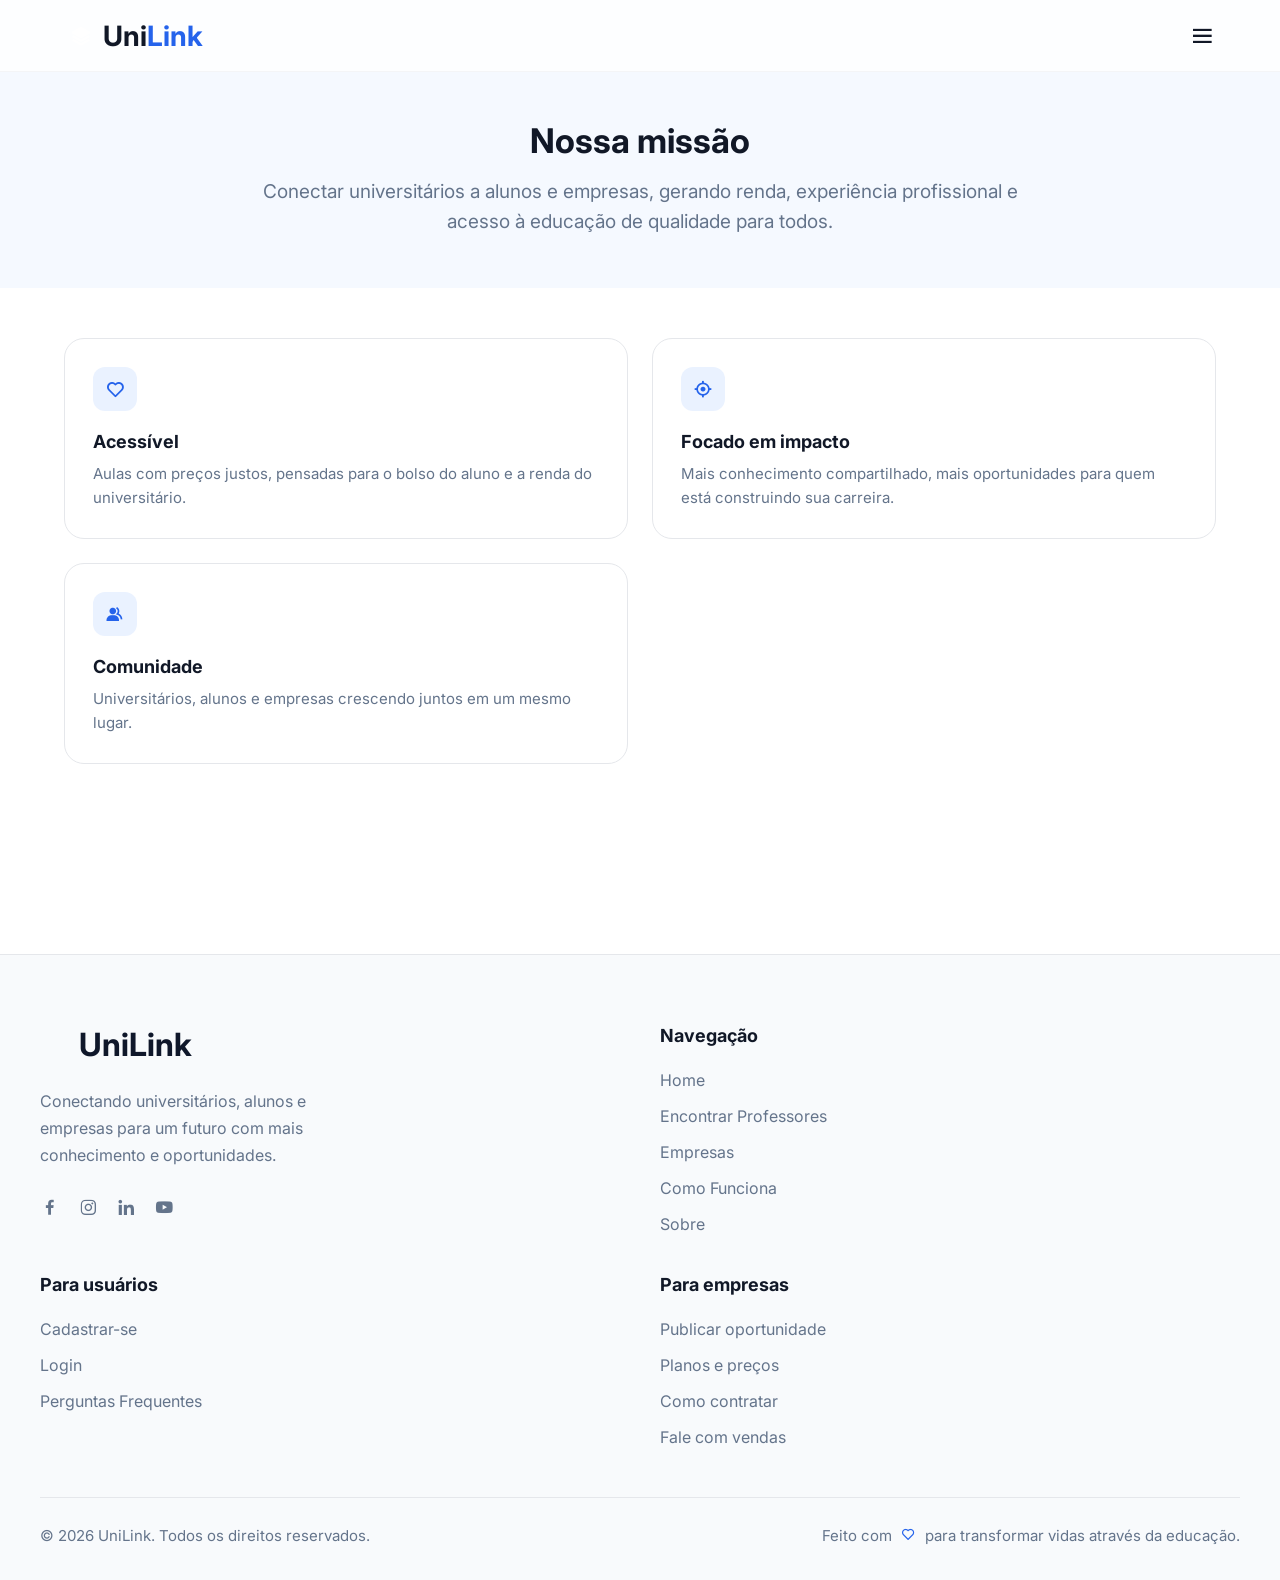
<file: sobre.html>
<!DOCTYPE html>
<html lang="pt-BR">
<head>
    <meta charset="UTF-8">
    <meta name="viewport" content="width=device-width, initial-scale=1.0">
    <title>Sobre - UniLink</title>
    <link rel="stylesheet" href="css/styles.css">
    <link rel="stylesheet" href="css/sobre.css">
    <link href="https://unpkg.com/boxicons@2.1.4/css/boxicons.min.css" rel="stylesheet">
</head>
<body>
    <header id="header">
        <nav class="navbar">
            <a href="index.html" class="logo">
                <div class="logo-icon">
                    <i class='bx bxs-layer'></i>
                </div>
                <span>Uni<span style="color:#2563EB">Link</span></span>
            </a>
            <ul class="nav-links">
                <li><a href="index.html">Home</a></li>
                <li><a href="professores.html">Encontrar Professores</a></li>
                <li><a href="empresas.html">Empresas</a></li>
                <li><a href="como-funciona.html">Como Funciona</a></li>
                <li><a href="sobre.html">Sobre</a></li>
            </ul>
            <div class="nav-buttons">
                <button class="btn-login" onclick="window.location.href='login.html'">
                    <i class='bx bx-log-in' style='color:#0e0e0e'></i>
                    Login
                </button>
                <button class="btn-register" onclick="window.location.href='register.html'">Cadastre-se</button>
            </div>
            <button class="menu-toggle" id="menuToggle" aria-label="Abrir menu">
                <i class='bx bx-menu'></i>
            </button>
            <div class="mobile-menu" id="mobileMenu">
                <ul class="mobile-nav-links">
                    <li><a href="index.html">Home</a></li>
                    <li><a href="professores.html">Encontrar Professores</a></li>
                    <li><a href="empresas.html">Empresas</a></li>
                    <li><a href="como-funciona.html">Como Funciona</a></li>
                    <li><a href="sobre.html">Sobre</a></li>
                </ul>
                <div class="mobile-nav-buttons">
                    <button class="btn-login" onclick="window.location.href='login.html'">
                        <i class='bx bx-log-in'></i>
                        Login
                    </button>
                    <button class="btn-register" onclick="window.location.href='register.html'">Cadastre-se</button>
                </div>
            </div>
        </nav>
    </header>

    <main>
        <section class="mission-hero">
            <div class="mission-hero-container">
                <h1>Nossa missão</h1>
                <p>
                    Conectar universitários a alunos e empresas, gerando renda, experiência
                    profissional e acesso à educação de qualidade para todos.
                </p>
            </div>
        </section>

        <section class="mission-values">
            <div class="mission-values-grid">
                <div class="mission-card">
                    <div class="mission-card-icon">
                        <i class='bx bx-heart'></i>
                    </div>
                    <h3>Acessível</h3>
                    <p>Aulas com preços justos, pensadas para o bolso do aluno e a renda do universitário.</p>
                </div>
                <div class="mission-card">
                    <div class="mission-card-icon">
                        <i class='bx bx-target-lock'></i>
                    </div>
                    <h3>Focado em impacto</h3>
                    <p>Mais conhecimento compartilhado, mais oportunidades para quem está construindo sua carreira.</p>
                </div>
                <div class="mission-card">
                    <div class="mission-card-icon">
                        <i class='bx bxs-group'></i>
                    </div>
                    <h3>Comunidade</h3>
                    <p>Universitários, alunos e empresas crescendo juntos em um mesmo lugar.</p>
                </div>
            </div>
        </section>
    </main>

    <footer class="footer">
        <div class="footer-container">
            <div class="footer-top">
                <div class="footer-brand">
                    <a href="index.html" class="footer-logo">
                        <div class="footer-logo-icon">
                            <i class="fa-solid fa-layer-group"></i>
                        </div>
                        <span>UniLink</span>
                    </a>
                    <p>
                        Conectando universitários, alunos e empresas para um futuro com mais conhecimento e oportunidades.
                    </p>
                    <div class="footer-social">
                        <a href="#"><i class='bx bxl-facebook'></i></a>
                        <a href="#"><i class='bx bxl-instagram' ></i></a>
                        <a href="#"><i class='bx bxl-linkedin' ></i></a>
                        <a href="#"><i class='bx bxl-youtube'></i></a>
                    </div>
                </div>
                <div class="footer-links">
                    <h4>Navegação</h4>
                    <a href="index.html">Home</a>
                    <a href="professores.html">Encontrar Professores</a>
                    <a href="empresas.html">Empresas</a>
                    <a href="como-funciona.html">Como Funciona</a>
                    <a href="sobre.html">Sobre</a>
                </div>
                <div class="footer-links">
                    <h4>Para usuários</h4>
                    <a href="register.html">Cadastrar-se</a>
                    <a href="login.html">Login</a>
                    <a href="faq.html">Perguntas Frequentes</a>
                </div>
                <div class="footer-links">
                    <h4>Para empresas</h4>
                    <a href="#">Publicar oportunidade</a>
                    <a href="#">Planos e preços</a>
                    <a href="#">Como contratar</a>
                    <a href="#">Fale com vendas</a>
                </div>
            </div>
            <div class="footer-bottom">
                <p>
                    © 2026 UniLink. Todos os direitos reservados.
                </p>
                <p>
                    Feito com
                    <i class='bx bx-heart'></i>
                    para transformar vidas através da educação.
                </p>
            </div>
        </div>
    </footer>
    <script src="js/script.js"></script>
</body>
</html>
</file>
<file: css/styles.css>
@import url('https://fonts.googleapis.com/css2?family=Inter:wght@400;500;600;700;800&display=swap');

* {
    padding: 0;
    margin: 0;
    box-sizing: border-box;
}

:root{
    --title:#000000;
    --text:#64748B;
    --primary:#2563EB;
    --background:#FFFFFF;
    --surface:#F8FAFC;
    --border:#E5E7EB;
    --h1:4.2rem;
    --h2:2.6rem;
    --h3:1.55rem;
    --text-lg:1.15rem;
    --text:1rem;
    --text-sm:.92rem;
    --fw-bold:700;
    --fw-semibold:600;
    --fw-medium:500;
}

body{
    font-family:'Inter', Arial, Helvetica, sans-serif;
    -webkit-font-smoothing:antialiased;
    -moz-osx-font-smoothing:grayscale;
    background:#fff;
}

header{
    position: fixed;
    top: 0;
    left: 50%;
    transform: translateX(-50%);
    width: 100%;
    max-width: 100%;
    height: 72px;
    background: rgba(255,255,255,.8);
    backdrop-filter: blur(10px);
    border-bottom: 1px solid rgba(229,231,235,.4);
    z-index: 1000;
    transition:
        width .35s ease,
        max-width .35s ease,
        height .35s ease,
        top .35s ease,
        border-radius .35s ease,
        background .35s ease,
        box-shadow .35s ease;
}

header.scrolled{
    top: 15px;
    width: calc(100% - 180px);
    max-width: 1220px;
    height: 60px;
    border-radius: 18px;
    background: rgba(255,255,255,.65);
    box-shadow: 0 10px 30px rgba(0,0,0,.08);
}

.navbar{
    max-width:1200px;
    height: 100%;
    margin:auto;
    display:flex;
    justify-content:space-between;
    align-items:center;
    padding:0 20px;
}

.logo{
    display:flex;
    align-items:center;
    gap:1px;
    font-size:28px;
    font-weight:700;
    color:#111827;
    text-decoration:none; 
}

.logo-icon{
    width:42px;
    height:42px;
    border-radius:50%;

    display:flex;
    justify-content:center;
    align-items:center;
}

.logo-icon i{
    color:#fff;
    font-size:22px;
}

.logo-icon img {
    width: 60px;
    height: 60px;
    object-fit: contain;
}

.nav-links{
    display:flex;
    gap:42px;
    list-style:none;
}

.nav-links a{
    text-decoration:none;
    color:#4b5563;
    font-size:16px;
    transition:.3s;
}

.nav-links a:hover{
    color:#1565F5;
}

.nav-links .active{
    color:#1565F5;
    font-weight:600;
}

.nav-buttons{
    display:flex;
    gap:12px;
}

.btn-login{
    background:#fff;
    color:#111827;
    border:1px solid #d1d5db;
    padding:10px 22px;
    border-radius:12px;
    cursor:pointer;
    font-size:15px;
    transition:.3s;
}

.btn-login:hover{
    background:#f3f4f6;
}

.btn-register{
    background:#1565F5;
    color:#fff;
    border:none;
    padding:10px 22px;
    border-radius:12px;
    cursor:pointer;
    font-size:15px;
    transition:.3s;
}

.btn-register:hover{
    background:#0f57dc;
}

.menu-toggle{
    display:none;
    background:none;
    border:none;
    font-size:28px;
    color:#111827;
    cursor:pointer;
    padding:4px;
}

.mobile-menu{
    position:absolute;
    top: calc(100% + 10px);
    left:0;
    width:100%;
    background:#ffffff;
    border:1px solid rgba(229,231,235,.8);
    border-radius: 16px;
    box-shadow:0 18px 40px rgba(0,0,0,.14);
    padding:24px 20px;
    display:flex;
    flex-direction:column;
    gap:22px;

    transform:translateY(-8px);
    opacity:0;
    pointer-events:none;
    transition:.25s ease;
}

.mobile-menu.open{
    transform:translateY(0);
    opacity:1;
    pointer-events:auto;
}

.mobile-nav-links{
    list-style:none;
    display:flex;
    flex-direction:column;
    gap:16px;
}

.mobile-nav-links a{
    text-decoration:none;
    color:#4b5563;
    font-size:17px;
    transition:.2s;
}

.mobile-nav-links a:hover,
.mobile-nav-links .active{
    color:var(--primary);
    font-weight:600;
}

.mobile-nav-buttons{
    display:flex;
    flex-direction:column;
    gap:12px;
    padding-top:6px;
    border-top:1px solid var(--border);
}

.mobile-nav-buttons button{
    width:100%;
    justify-content:center;
}

.hero{
    max-width:1200px;
    margin:140px auto 80px;
    padding:0 20px;
    display:grid;
    grid-template-columns:1fr 1fr;
    gap:90px;
    align-items:center;
}

.hero-left h1{
    font-size:65px;
    line-height:1.03;
    letter-spacing:-2px;
    margin-bottom:30px;
}

.hero-left h1 span{
    color:#2563EB;
}

.hero-left p{
    font-size:19px;
    line-height:1.7;
    color:#64748B;
    max-width:560px;
    margin-bottom:38px;
}

.hero-buttons{
    display:flex;
    gap:14px;
    margin-bottom:50px;
}

.hero-btn{
    height:56px;
    padding:0 28px;
    display:flex;
    align-items:center;
    gap:10px;
    text-decoration:none;
    border-radius:14px;
    font-weight:600;
    transition:.3s;
}

.hero-btn-primary{
    background:#2563EB;
    color:#fff;
}

.hero-btn-primary:hover{
    background:#1D4ED8;
}

.hero-btn-secondary{
    border:1px solid #D6DCE5;
    color:#111827;
    background:#fff;
}

.hero-btn-secondary:hover{
    background:#F8FAFC;
}

.hero-stats{
    display:flex;
    gap:24px;
    flex-wrap:nowrap;
}

.stat{
    display:flex;
    gap:10px;
    align-items:center;
}

.hero-stats .icon{
    width:42px;
    height:42px;
    min-width:42px;
    border-radius:14px;
    display:flex;
    justify-content:center;
    align-items:center;
    font-size:20px;
    flex-shrink:0;
    position:static;
}

.blue{
    background:#EAF2FF;
    color:#2563EB;
}

.green{
    background:#DCFCE7;
    color:#16A34A;
}

.orange{
    background:#FFF3E0;
    color:#F59E0B;
}

.stat h3{
    margin:0;
    font-size:22px;
    font-weight:700;
    color:#111827;
    line-height:1.2;
}

.stat p{
    margin:0;
    font-size:14px;
    color:#64748B;
    line-height:1.2;
}

.hero-right{
    position:relative;
}

.hero-right img{
    width:100%;
    border-radius:28px;
    display:block;
}

.hero-card{
    position:absolute;
    background:#fff;
    border-radius:20px;
    padding:18px;
    box-shadow:0 12px 40px rgba(15,23,42,.12);
}

.hero-card small{
    display:block;
    color:#64748B;
    margin-bottom:8px;
    font-size:13px;
}

.hero-card h3{
    font-size:20px;
    color:#111827;
    margin-bottom:6px;
}

.hero-card span{
    font-size:13px;
    color:#64748B;
}

.rating{
    top:25px;
    left:25px;
}

.price{
    top:25px;
    right:25px;
}

.university-card{
    right:30px;
    top:180px;
    width:230px;
    display:flex;
    gap:15px;
    align-items:center;
}

.subject{
    left:25px;
    bottom:25px;
    display:flex;
    gap:15px;
    align-items:center;
}

.lesson{
    right:25px;
    bottom:25px;
    display:flex;
    gap:15px;
    align-items:center;
}

.badge{
    width:42px;
    height:42px;
    border-radius:12px;
    display:flex;
    justify-content:center;
    align-items:center;
    background:#EAF2FF;
    color:#2563EB;
    font-weight:700;
}

.card{
    position:absolute;
    background:white;
    padding:18px;
    border-radius:18px;
    box-shadow:0 15px 30px rgba(0,0,0,.12);
}

.rating{
    top:30px;
    left:-30px;
}

.price{
    top:40px;
    right:-20px;
}

.university{
    top:180px;
    right:-35px;
}

.lesson{
    bottom:30px;
    right:-20px;
}

.steps{
    max-width:1200px;
    margin:100px auto;
    text-align:center;
}

.steps h2{
    font-size:48px;
}

.subtitle{
    margin-top:12px;
    color:#6b7280;
    font-size:20px;
}

.container{
    margin-top:60px;
    display:grid;
    grid-template-columns:repeat(3,1fr);
    gap:25px;
}

.explain{
    display:flex;
    align-items:flex-start;
    gap:18px;
    padding:28px;
    background:#fff;
    border:1px solid #e5e7eb;
    border-radius:20px;
    transition:.3s;
}

.explain:hover{
    transform:translateY(-5px);
    box-shadow:0 15px 35px rgba(0,0,0,.08);
}

.icon{
    width:52px;
    height:52px;
    border-radius:16px;
    display:flex;
    justify-content:center;
    align-items:center;
    position:relative;
    flex-shrink:0;
}

.icon i{
    font-size:24px;
}

.blue{
    background:#e7f1ff;
    color:#1565F5;
}

.green{
    background:#dcfce7;
    color:#16a34a;
}

.orange{
    background:#fff3e0;
    color:#f59e0b;
}

.icon span{
    position:absolute;
    right:-6px;
    bottom:-6px;
    width:20px;
    height:20px;
    background:#fff;
    border-radius:50%;
    border:1px solid #ddd;
    display:flex;
    justify-content:center;
    align-items:center;
    font-size:11px;
    font-weight:bold;
}

.content{
    text-align:left;
}

.content h3{
    font-size:24px;
    margin-bottom:10px;
    color:#111827;
}

.content p{
    color:#6b7280;
    line-height:1.6;
}

.arrow{
    margin-left:auto;
    align-self:center;
    font-size:28px;
    color:#6b7280;
}

.explore{
    max-width:1200px;
    margin:100px auto;
    text-align:center;
}

.explore h2{
    font-size:48px;
    font-weight:700;
    margin-bottom:50px;
}

.categories{
    display:grid;
    grid-template-columns:repeat(6, minmax(0, 1fr));
    gap:18px;
}

.item-cat{
    display:flex;
    align-items:center;
    gap:12px;
    padding:18px 20px;
    border:1px solid #dbe3ef;
    border-radius:16px;
    background:#fff;
    cursor:pointer;
    transition:.3s;
    min-width: 0;
    align-items: flex-start;
}

.item-cat:hover{
    transform:translateY(-3px);
    border-color:#1565F5;
    box-shadow:0 10px 25px rgba(21,101,245,.12);
}

.item-cat i{
    font-size:20px;
    color:#1565F5;
    flex-shrink: 0;
    min-width: 0;
    white-space: normal;
    line-height: 1.3;
}

.item-cat span{
    font-size:18px;
    color:#111827;
    font-weight:500;
}

.teachers-contrast {
    max-width: 1240px;
    margin: 80px auto;
    padding: 0 20px;
}

.teachers-header {
    display: flex;
    justify-content: space-between;
    align-items: center;
    margin-bottom: 35px;
}

.teachers-header h2 {
    font-size: 2.1rem;
    font-weight: 700;
}

.teachers-header a {
    color: #2563EB;
    text-decoration: none;
    font-weight: 500;
    transition: .2s;
}

.teachers-header a:hover {
    color: #1d4ed8;
}

.teachers {
    display: grid;
    grid-template-columns: repeat(auto-fit, minmax(280px,1fr));
    gap: 22px;
}

.card-teachers {
    background: #fff;
    border: 1px solid #E5E7EB;
    border-radius: 18px;
    overflow: hidden;
    transition: .25s ease;
    display: flex;
    flex-direction: column;
}

.card-teachers:hover {
    transform: translateY(-5px);
    box-shadow: 0 15px 35px rgba(0,0,0,.08);
}

.card-teachers img {
    width: 100%;
    height: 290px;
    object-fit: cover;
    display: block;
}

.card-content {
    padding: 18px;
    display: flex;
    flex-direction: column;
    flex: 1;
}

.university {
    color: #2563EB;
    font-size: .75rem;
    font-weight: 700;
    letter-spacing: .4px;
    text-transform: uppercase;
    margin-bottom: 8px;
}

.card-content h3 {
    font-size: 1.45rem;
    font-weight: 700;
    color: #0F172A;
    margin-bottom: 6px;
}

.course {
    color: #6B7280;
    font-size: .95rem;
    margin-bottom: 18px;
}

.info {
    display: flex;
    justify-content: space-between;
    align-items: center;
    margin-bottom: 18px;
}

.info span {
    color: #475569;
    font-size: .95rem;
}

.info strong {
    color: #111827;
    font-size: 1rem;
}

.status {
    width: fit-content;
    padding: 6px 14px;
    border-radius: 999px;
    font-size: .82rem;
    font-weight: 600;
    margin-bottom: 18px;
}

.status.online {
    background: #DCFCE7;
    color: #16A34A;
}

.status.presencial {
    background: #DBEAFE;
    color: #2563EB;
}

.card-content button {
    margin-top: auto;
    width: 100%;
    height: 46px;
    border: none;
    border-radius: 12px;
    background: #2563EB;
    color: white;
    font-size: .95rem;
    font-weight: 600;
    cursor: pointer;
    transition: .2s;
}

.card-content button:hover {
    background: #1D4ED8;
}

.recruitment{
    padding:90px 20px;
}

.recruitment-container{
    max-width:1200px;
    margin:auto;
    display:grid;
    grid-template-columns:1.05fr .95fr;
    gap:80px;
    align-items:center;
    background:#F4F9FF;
    border:1px solid #DCE7F4;
    border-radius:22px;
    padding:40px;
}

.recruitment-preview{
    display:flex;
    flex-direction:column;
    gap:26px;
}

.job-card{
    background:#fff;
    border:1px solid #D8E2EF;
    border-radius:22px;
    padding:22px;
    box-shadow:0 2px 10px rgba(0,0,0,.04);
}

.job-header{
    display:flex;
    align-items:center;
    gap:14px;
    margin-bottom:16px;
}

.company-icon{
    width:40px;
    height:40px;
    border-radius:50%;
    background:#2563EB;
    color:#fff;
    display:flex;
    justify-content:center;
    align-items:center;
}

.company-name{
    display:block;
    font-size:1.15rem;
    font-weight:700;
    color:#071B4A;
    margin-bottom:2px;
}

.job-header p{
    color:#64748B;
    font-size:.95rem;
}

.job-card h3{
    font-size:2rem;
    color:#131313;
    margin-bottom:18px;
}

.job-tags{
    display:flex;
    flex-wrap:wrap;
    gap:10px;
    margin-bottom:18px;
}

.job-tags span{
    background:#EAF2FF;
    color:#2563EB;
    padding:7px 14px;
    border-radius:999px;
    font-size:.9rem;
    font-weight:600;
}

.technologies{
    color:#64748B;
    margin-bottom:10px;
}

.deadline{
    display:flex;
    align-items:center;
    gap:8px;
    color:#64748B;
    margin-bottom:22px;
}

.details-btn{
    display:inline-flex;
    width:max-content;
    padding:12px 18px;
    text-decoration:none;
    color:#071B4A;
    border:1px solid #CBD5E1;
    border-radius:12px;
    font-weight:600;
    transition:.25s;
}

.details-btn:hover{
    background:#F8FAFC;
}

.recruitment-preview img{
    width:100%;
    height:190px;
    object-fit:cover;
    border-radius:18px;
    display:block;
}

.recruitment-content h2{
    font-size:3rem;
    line-height:1.1;
    color:#000000;
    margin-bottom:24px;
}

.recruitment-content p{
    font-size:1.25rem;
    line-height:1.7;
    color:#64748B;
    max-width:500px;
    margin-bottom:38px;
}

.publish-btn{
    display:inline-flex;
    align-items:center;
    gap:10px;
    background:#2563EB;
    color:#fff;
    text-decoration:none;
    font-weight:600;
    padding:16px 30px;
    border-radius:14px;
    transition:.25s;
}

.publish-btn:hover{
    background:#1D4ED8;
}

.testimonials{
    max-width:1200px;
    margin:100px auto;
    padding:0 20px;
    text-align:center;
}

.testimonials h2{
    font-size:2.6rem;
    font-weight:700;
    color:#111827;
    margin-bottom:50px;
}

.testimonials-grid{
    display:grid;
    grid-template-columns:repeat(3,1fr);
    gap:24px;
}

.testimonial-card{
    background:#fff;
    border:1px solid #E5E7EB;
    border-radius:20px;
    padding:32px;
    text-align:left;
    transition:.3s;
}

.testimonial-card:hover{
    transform:translateY(-5px);
    box-shadow:0 15px 35px rgba(0,0,0,.08);
}

.quote-icon{
    font-size:32px;
    color:#BFDBFE;
    margin-bottom:16px;
}

.testimonial-author{
    display:flex;
    align-items:center;
    gap:12px;
    margin-bottom:14px;
}

.testimonial-author img{
    width:48px;
    height:48px;
    border-radius:50%;
    object-fit:cover;
}

.testimonial-author h4{
    font-size:1rem;
    font-weight:700;
    color:#111827;
    margin-bottom:2px;
}

.testimonial-author span{
    font-size:.88rem;
    color:#64748B;
}

.testimonial-stars{
    color:#F59E0B;
    font-size:15px;
    margin-bottom:14px;
}

.testimonial-card p{
    font-size:.98rem;
    line-height:1.6;
    color:#4B5563;
}

.stats-bar{
    max-width:1200px;
    margin:0 auto 100px;
    padding:0 20px;
}

.stats-bar-container{
    display:flex;
    justify-content:space-between;
    align-items:center;
    border:1px solid #E5E7EB;
    border-radius:22px;
    padding:36px 50px;
    flex-wrap:wrap;
    gap:24px;
}

.stats-bar-item{
    display:flex;
    align-items:center;
    gap:14px;
}

.stats-bar-icon{
    width:44px;
    height:44px;
    min-width:44px;
    border-radius:14px;
    background:#EAF2FF;
    color:#2563EB;
    display:flex;
    justify-content:center;
    align-items:center;
    font-size:20px;
    flex-shrink:0;
}

.stats-bar-item h3{
    font-size:1.5rem;
    font-weight:700;
    color:#111827;
    line-height:1.2;
}

.stats-bar-item p{
    font-size:.88rem;
    color:#64748B;
    line-height:1.2;
}

.cta{
    max-width: 1200px;
    margin: 80px auto;
    padding: 70px 50px;

    display: flex;
    justify-content: space-between;
    align-items: center;
    gap: 60px;

    background: linear-gradient(90deg,#0d5de8,#2b7bff);
    border-radius: 28px;
    color: #fff;
}

.cta-content{
    max-width: 620px;
}

.cta h2{
    font-size: 3rem;
    line-height: 1.1;
    font-weight: 700;
    margin-bottom: 18px;
}

.cta p{
    font-size: 1.1rem;
    line-height: 1.7;
    color: rgba(255,255,255,.9);
}

.cta-actions{
    display: flex;
    flex-direction: column;
    gap: 16px;
    min-width: 300px;
}

.cta-actions button{
    height: 58px;
    border-radius: 14px;
    border: none;
    display: flex;
    align-items: center;
    justify-content: center;
    gap: 10px;
    font-size: 1rem;
    font-weight: 600;
    cursor: pointer;
    transition: .3s;
}

.filled{
    background: #fff;
    color: #111;
}

.filled:hover{
    background: #f2f2f2;
}

.outline{
    background: transparent;
    color: #fff;
    border: 1px solid rgba(255,255,255,.35);
}

.outline:hover{
    background: rgba(255,255,255,.1);
}

.cta-actions i{
    font-size: 20px;
}

.footer{
    background:#F8FAFC;
    border-top:1px solid #E5E7EB;
    margin-top:120px;
    padding:70px 20px 35px;
}

.footer-container{
    max-width:1200px;
    margin:auto;
}

.footer-top{
    display:grid;
    grid-template-columns:2fr 1fr 1fr 1fr;
    gap:70px;
    padding-bottom:50px;
    border-bottom:1px solid #E5E7EB;
}

.footer-logo{
    display:flex;
    align-items:center;
    gap:1px;
    text-decoration:none;
    margin-bottom:24px;
}

.footer-logo span{
    font-size:2rem;
    font-weight:700;
    color:#0F172A;
}

.footer-logo-icon{
    width:38px;
    height:38px;
    border-radius:50%;
    color:#fff;
    display:flex;
    justify-content:center;
    align-items:center;
}

.footer img {
    width: 60px;
    height: 60px;
    object-fit: contain;
}

.footer-brand p{
    color:#64748B;
    line-height:1.7;
    margin-bottom:28px;
    max-width:340px;
}

.footer-social{
    display:flex;
    gap:18px;
}

.footer-social a{
    color:#64748B;
    font-size:20px;
    transition:.25s;
}

.footer-social a:hover{
    color:#2563EB;
}

.footer-links{
    display:flex;
    flex-direction:column;
    gap:16px;
}

.footer-links h4{
    color:#111827;
    font-size:18px;
    margin-bottom:8px;
}

.footer-links a{
    text-decoration:none;
    color:#64748B;
    transition:.25s;
}

.footer-links a:hover{
    color:#2563EB;
}

.footer-bottom{
    display:flex;
    justify-content:space-between;
    align-items:center;
    padding-top:28px;
    color:#64748B;
    font-size:15px;
}

.footer-bottom i{
    color:#2563EB;
    margin:0 5px;
}

@media (max-width:1280px){
    .nav-links,
    .nav-buttons{
        display:none;
    }

    .menu-toggle{
        display:flex;
        align-items:center;
        justify-content:center;
    }

    header.scrolled{
        top:10px;
        width: calc(100% - 24px);
        max-width: 100%;
        border-radius: 16px;
        background: rgba(255,255,255,.65);
        box-shadow: 0 10px 25px rgba(0,0,0,.10);
        border: 1px solid rgba(229,231,235,.7);
    }
}

@media (max-width:1280px){
    .hero{
        grid-template-columns:1fr;
        gap:50px;
        margin:120px auto 60px;
    }

    .hero-left h1{
        font-size:48px;
        letter-spacing:-1px;
    }

    .container{
        grid-template-columns:repeat(2,1fr);
    }

    .categories{
        grid-template-columns:repeat(2, minmax(0, 1fr));
        gap:14px;
    }

    .item-cat{
        padding:16px 18px;
    }

    .item-cat span{
        font-size:16px;
    }

    .teachers{
        grid-template-columns:repeat(2,1fr);
    }

    .testimonials-grid{
        grid-template-columns:repeat(2,1fr);
    }

    .recruitment-container{
        grid-template-columns:1fr;
        gap:40px;
    }

    .cta{
        flex-direction:column;
        text-align:center;
        align-items:center;
        margin:70px 24px;
        padding:50px 36px;
        gap:32px;
    }

    .cta-content{
        max-width:100%;
    }

    .cta-actions{
        width:100%;
        max-width:340px;
        min-width:0;
    }

    .footer-top{
        grid-template-columns:1fr 1fr;
        gap:40px;
    }
}

@media (max-width:700px){
    .hero{
        padding:0 16px;
        margin:110px auto 50px;
    }

    .hero-left h1{
        font-size:36px;
    }

    .hero-left p{
        font-size:16px;
    }

    .hero-buttons{
        flex-direction:column;
        gap:10px;
    }

    .hero-btn{
        width:100%;
        justify-content:center;
        height:50px;
    }

    .hero-stats{
        flex-wrap:wrap;
        gap:16px;
    }

    .hero-card{
        display:none;
    }

    .steps{
        margin:60px auto;
        padding:0 16px;
    }

    .steps h2,
    .explore h2,
    .testimonials h2{
        font-size:28px;
    }

    .subtitle{
        font-size:16px;
    }

    .container{
        grid-template-columns:1fr;
        margin-top:32px;
        gap:16px;
    }

    .explore{
        margin:60px auto;
        padding:0 16px;
    }

    .categories{
        grid-template-columns:repeat(2,1fr);
        gap:12px;
    }

    .teachers-contrast{
        margin:60px auto;
        padding:0 16px;
    }

    .teachers-header{
        flex-direction:column;
        align-items:flex-start;
        gap:10px;
    }

    .teachers-header h2{
        font-size:24px;
    }

    .teachers{
        grid-template-columns:1fr;
    }
    
    .card-teachers img{
        height: 500px;
    }

    .recruitment{
        padding:60px 16px;
    }

    .recruitment-container{
        padding:24px;
        border-radius:18px;
    }

    .job-card h3{
        font-size:1.5rem;
    }

    .recruitment-content h2{
        font-size:28px;
    }

    .recruitment-content p{
        font-size:16px;
    }

    .testimonials{
        margin:60px auto;
        padding:0 16px;
    }

    .testimonials-grid{
        grid-template-columns:1fr;
    }

    .stats-bar{
        margin:0 auto 60px;
        padding:0 16px;
    }

    .stats-bar-container{
        flex-direction:column;
        align-items:flex-start;
        padding:24px;
        gap:20px;
    }

    .cta{
        flex-direction:column;
        text-align:center;
        align-items:center;
        padding:36px 22px;
        margin:60px 16px;
        gap:24px;
        border-radius:20px;
    }

    .cta-content{
        max-width:100%;
    }

    .cta h2{
        font-size:26px;
        line-height:1.2;
        margin-bottom:12px;
    }

    .cta h2 br{
        display:none;
    }

    .cta p{
        font-size:15px;
        line-height:1.6;
    }

    .cta-actions{
        width:100%;
        min-width:0;
        gap:12px;
    }

    .cta-actions button{
        height:50px;
        font-size:15px;
        padding:0 16px;
    }

    .footer{
        margin-top:60px;
        padding:50px 16px 24px;
    }

    .footer-top{
        grid-template-columns:1fr;
        gap:32px;
    }

    .footer-bottom{
        flex-direction:column;
        gap:8px;
        text-align:center;
    }
}

::-webkit-scrollbar{
    width: 12px;
}

::-webkit-scrollbar-track{
    background: var(--surface);
}

::-webkit-scrollbar-thumb{
    background: var(--primary);
    border-radius: 999px;
    border: 3px solid var(--surface);
}

::-webkit-scrollbar-thumb:hover{
    background: #1D4ED8;
}

::-webkit-scrollbar-thumb:active{
    background: #1e40af;
}

html{
    scrollbar-width: thin;
    scrollbar-color: var(--primary) var(--surface);
}

html{
    scroll-behavior: smooth;
}
</file>
<file: css/como-funciona.css>
/* ========================= */
/* COMO FUNCIONA — HERO       */
/* ========================= */

@import url('https://fonts.googleapis.com/css2?family=Inter:wght@400;500;600;700;800&display=swap');

.hiw-hero, .hiw-hero *, .hiw-steps-grid, .hiw-steps-grid *{
    font-family:'Inter', Arial, Helvetica, sans-serif;
    -webkit-font-smoothing:antialiased;
    -moz-osx-font-smoothing:grayscale;
}

.hiw-hero{
    background:#f5f9ff;
    padding:140px 0 60px;
    text-align:center;
}

.hiw-hero-container{
    width:90%;
    max-width:800px;
    margin:auto;
}

.hiw-hero h1{
    font-size:44px;
    font-weight:700;
    color:#111827;
    margin-bottom:16px;
}

.hiw-hero p{
    font-size:19px;
    color:#64748B;
    line-height:1.6;
}

/* ========================= */
/* COMO FUNCIONA — PASSOS     */
/* ========================= */

.hiw-steps{
    padding:70px 0 100px;
}

.hiw-steps-grid{
    width:90%;
    max-width:1200px;
    margin:auto;
    display:grid;
    grid-template-columns:repeat(3, minmax(0, 1fr));
    gap:24px;
}

.hiw-card{
    background:#fff;
    border:1px solid var(--border);
    border-radius:20px;
    padding:28px;
    transition:.25s;
    display:flex;
    gap:16px;
    align-items:flex-start;
}

.hiw-card:hover{
    transform:translateY(-5px);
    box-shadow:0 15px 35px rgba(0,0,0,.08);
}

.hiw-card-icon{
    width:44px;
    height:44px;
    min-width:44px;
    border-radius:12px;
    background:#EAF2FF;
    color:var(--primary);
    display:flex;
    align-items:center;
    justify-content:center;
    font-size:20px;
    flex-shrink:0;
}

.hiw-card-content{
    flex:1;
    min-width:0;
}

.hiw-card-label{
    display:block;
    font-size:13px;
    font-weight:700;
    color:var(--primary);
    text-transform:uppercase;
    letter-spacing:.4px;
    margin-bottom:6px;
}

.hiw-card h3{
    font-size:19px;
    font-weight:700;
    color:#111827;
    margin-bottom:10px;
}

.hiw-card p{
    font-size:15px;
    color:#64748B;
    line-height:1.6;
}

/* ========================= */
/* RESPONSIVO — TABLET        */
/* ========================= */

@media (max-width:1280px){
    .hiw-hero{
        padding:120px 0 50px;
    }

    .hiw-hero h1{
        font-size:34px;
    }

    .hiw-steps{
        padding:50px 0 70px;
    }

    .hiw-steps-grid{
        grid-template-columns:repeat(2, minmax(0, 1fr));
    }
}

/* ========================= */
/* RESPONSIVO — MOBILE        */
/* ========================= */

@media (max-width:700px){
    .hiw-hero{
        padding:100px 0 40px;
    }

    .hiw-hero h1{
        font-size:26px;
    }

    .hiw-hero p{
        font-size:16px;
    }

    .hiw-steps{
        padding:36px 0 60px;
    }

    .hiw-steps-grid{
        grid-template-columns:1fr;
        gap:16px;
    }

    .hiw-card{
        padding:22px;
    }
}
</file>
<file: css/dashboard/dashboard.css>
@import url('https://fonts.googleapis.com/css2?family=Inter:wght@400;500;600;700;800&display=swap');

.dash-select,
.dash-select *{
    font-family:'Inter', Arial, Helvetica, sans-serif;
    -webkit-font-smoothing:antialiased;
    -moz-osx-font-smoothing:grayscale;
}

.dash-select{
    min-height:calc(100vh - 250px);
    padding:150px 8% 100px;
    background:#fff;
}

.dash-container{
    max-width:1200px;
    margin:auto;
}

.dash-eyebrow{
    display:block;
    color:#2563EB;
    font-size:14px;
    font-weight:600;
    margin-bottom:12px;
}

.dash-select h1{
    font-size:2.6rem;
    font-weight:800;
    letter-spacing:-.5px;
    color:#0F172A;
    margin-bottom:16px;
}

.dash-select > .dash-container > p{
    color:#64748B;
    font-size:1.05rem;
    line-height:1.6;
    max-width:620px;
    margin-bottom:44px;
}

.dash-grid{
    display:grid;
    grid-template-columns:repeat(3, 1fr);
    gap:26px;
}

.dash-card{
    background:#fff;
    border:1px solid #E5E7EB;
    border-radius:20px;
    overflow:hidden;
    transition:.3s ease;
    display:flex;
    flex-direction:column;
}

.dash-card:hover{
    transform:translateY(-6px);
    box-shadow:0 20px 40px rgba(15,23,42,.10);
}

.dash-card-top{
    padding:26px 24px 22px;
    color:#fff;
}

.dash-card-aluno .dash-card-top{
    background:linear-gradient(135deg, #1e40af, #2563EB);
}

.dash-card-professor .dash-card-top{
    background:linear-gradient(135deg, #2563EB, #3B82F6);
}

.dash-card-empresa .dash-card-top{
    background:linear-gradient(135deg, #4338CA, #6366F1);
}

.dash-icon{
    width:46px;
    height:46px;
    border-radius:13px;
    background:rgba(255,255,255,.18);
    display:flex;
    align-items:center;
    justify-content:center;
    font-size:24px;
    margin-bottom:18px;
}

.dash-card-top h3{
    font-size:1.35rem;
    font-weight:700;
}

.dash-card-body{
    padding:24px;
    display:flex;
    flex-direction:column;
    flex:1;
}

.dash-card-body p{
    color:#64748B;
    font-size:.95rem;
    line-height:1.6;
    margin-bottom:24px;
    flex:1;
}

.dash-btn{
    display:inline-flex;
    align-items:center;
    justify-content:center;
    gap:8px;
    height:48px;
    border-radius:12px;
    background:#2563EB;
    color:#fff;
    text-decoration:none;
    font-size:.95rem;
    font-weight:600;
    transition:.25s;
}

.dash-btn i{
    font-size:19px;
    transition:.25s;
}

.dash-btn:hover{
    background:#1D4ED8;
}

.dash-btn:hover i{
    transform:translateX(3px);
}

@media (max-width:1024px){
    .dash-grid{
        grid-template-columns:repeat(2, 1fr);
    }
}

@media (max-width:768px){
    .dash-select{
        padding:120px 6% 70px;
    }

    .dash-select h1{
        font-size:2rem;
    }

    .dash-select > .dash-container > p{
        font-size:1rem;
        margin-bottom:34px;
    }

    .dash-grid{
        grid-template-columns:1fr;
        gap:20px;
    }
}
</file>
<file: css/marketing/empresas.css>
@import url('https://fonts.googleapis.com/css2?family=Inter:wght@400;500;600;700;800&display=swap');

.hero-company, .hero-company *, .jobs, .jobs *{
    font-family:'Inter', Arial, Helvetica, sans-serif;
    -webkit-font-smoothing:antialiased;
    -moz-osx-font-smoothing:grayscale;
}

.hero-company {
    background: #f5f9ff;
    padding: 70px 8%;
}

.hero-container {
    max-width: 1300px;
    margin: auto;
    display: flex;
    justify-content: space-between;
    align-items: center;
    gap: 30px;
}

.hero-left h1 {
    font-size: 2.8rem;
    color: #0f172a;
    margin-bottom: 15px;
    margin-top: 80px;
}

.hero-left p {
    color: #64748b;
    font-size: 1.1rem;
}

.publish-btn {
    display: inline-flex;
    align-items: center;
    gap: 10px;
    background: #2563eb;
    color: #fff;
    padding: 15px 28px;
    border-radius: 12px;
    text-decoration: none;
    font-weight: 600;
    transition: .3s;
}

.publish-btn:hover {
    background: #1d4ed8;
}

.publish-btn i {
    font-size: 20px;
}

.jobs {
    padding: 70px 8%;
    background: #ffffff;
}

.jobs-container {
    max-width: 1300px;
    margin: auto;
    display: grid;
    grid-template-columns: repeat(auto-fit, minmax(360px, 1fr));
    gap: 30px;
}

.job-card {
    background: #fff;
    border: 1px solid #e2e8f0;
    border-radius: 20px;
    padding: 28px;
    transition: .3s;
}

.job-card:hover {
    transform: translateY(-8px);
    box-shadow: 0 20px 40px rgba(0,0,0,.08);
}

.company {
    display: flex;
    align-items: center;
    gap: 18px;
    margin-bottom: 25px;
}

.company-icon {
    width: 60px;
    height: 60px;
    background: #eef4ff;
    color: #2563eb;
    display: flex;
    justify-content: center;
    align-items: center;
    border-radius: 14px;
}

.company-icon i {
    font-size: 30px;
}

.company small {
    color: #64748b;
    font-size: .9rem;
}

.company h3 {
    color: #0f172a;
    margin-top: 4px;
    font-size: 1.25rem;
}

.tags {
    display: flex;
    flex-wrap: wrap;
    gap: 10px;
    margin-bottom: 25px;
}

.tags span {
    background: #f1f5f9;
    color: #475569;
    padding: 8px 14px;
    border-radius: 999px;
    font-size: .9rem;
    font-weight: 500;
}

.tags .primary {
    background: #dbeafe;
    color: #2563eb;
    font-weight: 600;
}

.details {
    display: flex;
    flex-direction: column;
    gap: 12px;
    margin-bottom: 25px;
}

.details span {
    display: flex;
    align-items: center;
    gap: 10px;
    color: #64748b;
    font-size: .95rem;
}

.details i {
    color: #2563eb;
    font-size: 18px;
}

.job-card h2 {
    color: #0f172a;
    font-size: 1.8rem;
    margin-bottom: 25px;
}

.job-card button {
    width: 100%;
    height: 48px;
    border: none;
    border-radius: 12px;
    background: #2563eb;
    color: #fff;
    font-size: 1rem;
    font-weight: 600;
    cursor: pointer;
    transition: .3s;
}

.job-card button:hover {
    background: #1d4ed8;
    transform: translateY(-2px);
}

@media (max-width: 992px) {
    
    .hero-container {
        flex-direction: column;
        text-align: center;
    }

    .hero-left h1 {
        font-size: 2.3rem;
    }

    .hero-left p {
        margin-bottom: 25px;
    }

    .jobs-container {
        grid-template-columns: repeat(2, 1fr);
    }

}

@media (max-width: 768px) {

    .hero-company {
        padding: 50px 20px;
    }

    .jobs {
        padding: 50px 20px;
    }

    .jobs-container {
        grid-template-columns: 1fr;
        gap: 25px;
    }

    .job-card {
        padding: 22px;
    }

    .company {
        gap: 14px;
    }

    .company-icon {
        width: 52px;
        height: 52px;
    }

    .company-icon i {
        font-size: 26px;
    }

    .company h3 {
        font-size: 1.1rem;
    }

    .job-card h2 {
        font-size: 1.5rem;
    }

}

@media (max-width: 480px) {

    .hero-left h1 {
        font-size: 2rem;
    }

    .hero-left p {
        font-size: 1rem;
    }

    .publish-btn {
        width: 100%;
        justify-content: center;
    }

    .tags {
        gap: 8px;
    }

    .tags span {
        font-size: .82rem;
        padding: 7px 12px;
    }

    .details span {
        font-size: .9rem;
    }

    .job-card button {
        height: 46px;
        font-size: .95rem;
    }

}
</file>
<file: css/marketing/faq.css>
@import url('https://fonts.googleapis.com/css2?family=Inter:wght@400;500;600;700&display=swap');

.faq-hero,
.faq-group-title,
.faq-question,
.faq-answer p,
.faq-cta-content,
.faq-cta-btn,
.faq-filtro,
.faq-empty{
    font-family:'Inter', Arial, Helvetica, sans-serif;
    -webkit-font-smoothing:antialiased;
    -moz-osx-font-smoothing:grayscale;
    text-rendering:optimizeLegibility;
}

.faq-container{
    width:90%;
    max-width:1200px;
    margin:auto;
}

.faq-hero{
    background:#f5f9ff;
    padding:150px 0 70px;
    text-align:center;
}

.faq-eyebrow{
    display:inline-block;
    background:#DBEAFE;
    color:#2563EB;
    font-size:13px;
    font-weight:700;
    letter-spacing:.4px;
    text-transform:uppercase;
    padding:8px 18px;
    border-radius:999px;
    margin-bottom:18px;
}

.faq-hero h1{
    font-size:48px;
    color:#0F172A;
    margin-bottom:16px;
    letter-spacing:-1px;
}

.faq-hero p{
    font-size:19px;
    color:#64748B;
    max-width:600px;
    margin:0 auto 36px;
    line-height:1.6;
}

.faq-search-box{
    max-width:600px;
    margin:0 auto;
    display:flex;
    align-items:center;
    background:#fff;
    padding:18px 20px;
    border-radius:14px;
    box-shadow:0 10px 30px rgba(15,23,42,.06);
    border:1px solid #E2E8F0;
}

.faq-search-box i{
    font-size:22px;
    color:#64748B;
    margin-right:14px;
    flex-shrink:0;
}

.faq-search-box input{
    width:100%;
    border:none;
    outline:none;
    font-size:16px;
    font-family:inherit;
    color:#0F172A;
}

.faq-search-box input::placeholder{
    color:#94A3B8;
}

.faq-categorias{
    padding:36px 0;
    background:#fff;
    border-bottom:1px solid #EEF2F7;
}

.faq-categorias .faq-container{
    display:flex;
    gap:14px;
    flex-wrap:wrap;
    justify-content:center;
}

.faq-filtro{
    display:inline-flex;
    align-items:center;
    gap:8px;
    border:1px solid #DDE3EA;
    background:#fff;
    color:#475569;
    padding:11px 20px;
    border-radius:999px;
    font-size:15px;
    font-weight:500;
    font-family:inherit;
    cursor:pointer;
    transition:.25s;
}

.faq-filtro i{
    font-size:17px;
}

.faq-filtro:hover{
    border-color:#2563EB;
    color:#2563EB;
}

.faq-filtro.ativo{
    background:#2563EB;
    border-color:#2563EB;
    color:#fff;
}

.faq-list-section{
    padding:70px 0;
    background:#F8FAFC;
}

.faq-layout{
    max-width:820px;
}

.faq-group{
    margin-bottom:46px;
}

.faq-group:last-of-type{
    margin-bottom:0;
}

.faq-group-title{
    display:flex;
    align-items:center;
    gap:12px;
    font-size:21px;
    font-weight:700;
    letter-spacing:-.1px;
    color:#0F172A;
    margin-bottom:20px;
}

.faq-group-title i{
    width:38px;
    height:38px;
    min-width:38px;
    border-radius:12px;
    background:#EAF2FF;
    color:#2563EB;
    display:flex;
    align-items:center;
    justify-content:center;
    font-size:19px;
}

.faq-item{
    background:#fff;
    border:1px solid #E5E7EB;
    border-radius:16px;
    margin-bottom:14px;
    overflow:hidden;
    transition:.25s;
}

.faq-item:hover{
    border-color:#C7D6EC;
}

.faq-item.open{
    border-color:#2563EB;
    box-shadow:0 10px 25px rgba(37,99,235,.08);
}

.faq-question{
    width:100%;
    display:flex;
    align-items:center;
    justify-content:space-between;
    gap:16px;
    background:none;
    border:none;
    text-align:left;
    padding:22px 24px;
    font-size:16.5px;
    font-weight:600;
    line-height:1.5;
    letter-spacing:0;
    color:#0F172A;
    cursor:pointer;
}

.faq-question i{
    font-size:22px;
    color:#2563EB;
    flex-shrink:0;
    transition:.3s;
}

.faq-item.open .faq-question i{
    transform:rotate(180deg);
}

.faq-answer{
    max-height:0;
    overflow:hidden;
    transition:max-height .3s ease;
}

.faq-answer p{
    padding:0 24px 22px;
    color:#64748B;
    font-size:15.5px;
    line-height:1.7;
}

.faq-empty{
    display:none;
    text-align:center;
    padding:70px 20px;
    color:#94A3B8;
}

.faq-empty.show{
    display:block;
}

.faq-empty i{
    font-size:46px;
    margin-bottom:14px;
    color:#CBD5E1;
}

.faq-empty h3{
    font-size:20px;
    color:#334155;
    margin-bottom:8px;
}

.faq-empty p{
    font-size:15px;
}

.faq-cta{
    padding:80px 0;
}

.faq-cta-container{
    display:flex;
    justify-content:space-between;
    align-items:center;
    gap:40px;
    background:linear-gradient(90deg,#0d5de8,#2b7bff);
    border-radius:26px;
    padding:60px 60px;
    color:#fff;
}

.faq-cta-content h2{
    font-size:2.3rem;
    font-weight:700;
    margin-bottom:14px;
}

.faq-cta-content p{
    font-size:1.05rem;
    line-height:1.7;
    color:rgba(255,255,255,.9);
    max-width:480px;
}

.faq-cta-actions{
    display:flex;
    flex-direction:column;
    gap:14px;
    min-width:280px;
}

.faq-cta-btn{
    height:54px;
    border-radius:13px;
    display:flex;
    align-items:center;
    justify-content:center;
    gap:10px;
    font-size:15.5px;
    font-weight:600;
    text-decoration:none;
    transition:.25s;
}

.faq-cta-filled{
    background:#fff;
    color:#0f172a;
}

.faq-cta-filled:hover{
    background:#f2f2f2;
}

.faq-cta-outline{
    background:transparent;
    color:#fff;
    border:1px solid rgba(255,255,255,.4);
}

.faq-cta-outline:hover{
    background:rgba(255,255,255,.1);
}

@media (max-width:900px){
    .faq-cta-container{
        flex-direction:column;
        text-align:center;
        padding:44px 30px;
    }

    .faq-cta-actions{
        width:100%;
        max-width:340px;
        min-width:0;
    }
}

@media (max-width:700px){
    .faq-hero{
        padding:120px 0 50px;
    }

    .faq-hero h1{
        font-size:32px;
    }

    .faq-hero p{
        font-size:16px;
    }

    .faq-search-box{
        padding:14px 16px;
    }

    .faq-search-box input{
        font-size:15px;
    }

    .faq-categorias{
        padding:24px 0;
    }

    .faq-categorias .faq-container{
        flex-wrap:nowrap;
        overflow-x:auto;
        justify-content:flex-start;
        padding-bottom:4px;
        -ms-overflow-style:none;
        scrollbar-width:none;
    }

    .faq-categorias .faq-container::-webkit-scrollbar{
        display:none;
    }

    .faq-filtro{
        flex-shrink:0;
        padding:9px 16px;
        font-size:14px;
        white-space:nowrap;
    }

    .faq-list-section{
        padding:50px 0;
    }

    .faq-group-title{
        font-size:19px;
    }

    .faq-question{
        padding:16px 18px;
        font-size:15.5px;
    }

    .faq-answer p{
        padding:0 18px 18px;
        font-size:15px;
    }

    .faq-cta{
        padding:60px 0;
    }

    .faq-cta-content h2{
        font-size:1.7rem;
    }
}
</file>
<file: css/auth/login.css>
@import url('https://fonts.googleapis.com/css2?family=Inter:wght@400;500;600;700;800&display=swap');

.login-section, .login-section *{
    font-family:'Inter', Arial, Helvetica, sans-serif;
    -webkit-font-smoothing:antialiased;
    -moz-osx-font-smoothing:grayscale;
}

.login-section {
    background: #f5f9ff;
    min-height: calc(100vh - 340px);
    display: flex;
    justify-content: center;
    align-items: center;
    padding: 100px 20px;
}

.login-container {
    width: 100%;
    max-width: 500px;
}

.login-card {
    background: #fff;
    border: 1px solid #dbe5f1;
    border-radius: 24px;
    padding: 38px 40px;
}

.login-card h1 {
    font-size: 2.35rem;
    font-weight: 700;
    color: #0f172a;
    margin-bottom: 10px;
}

.login-card p {
    color: #5b6472;
    font-size: 1.1rem;
    margin-bottom: 35px;
}

form {
    display: flex;
    flex-direction: column;
    gap: 22px;
}

.input-group {
    display: flex;
    flex-direction: column;
    gap: 10px;
}

.input-group label {
    font-size: 1.05rem;
    font-weight: 600;
    color: #0f172a;
}

.label-row {
    display: flex;
    justify-content: space-between;
    align-items: center;
}

.label-row a {
    color: #2563eb;
    text-decoration: none;
    font-size: .95rem;
}

.label-row a:hover {
    text-decoration: underline;
}

.input-group input {
    height: 46px;
    padding: 0 18px;
    border-radius: 14px;
    border: 1px solid #d9dee6;
    font-size: 1rem;
    color: #475569;
    transition: .2s;
    box-shadow: 0 2px 5px rgba(0,0,0,.05);
}

.input-group input:focus {
    outline: none;
    border-color: #2563eb;
}

.input-group input::placeholder {
    color: #64748b;
}

.btn-login-form {
    margin-top: 8px;
    height: 46px;
    border: none;
    border-radius: 14px;
    background: #2563eb;
    color: white;
    font-size: 1.15rem;
    font-weight: 600;
    cursor: pointer;
    transition: .2s;
}

.btn-login-form:hover {
    background: #1d4ed8;
}

.register-link {
    margin-top: 35px;
    text-align: center;
    color: #5b6472;
    font-size: 1.05rem;
}

.register-link a {
    color: #2563eb;
    text-decoration: none;
    font-weight: 600;
}

.register-link a:hover {
    text-decoration: underline;
}
</file>
<file: css/dashboard/painel.css>
@import url('https://fonts.googleapis.com/css2?family=Inter:wght@400;500;600;700;800&display=swap');

*{
    margin:0;
    padding:0;
    box-sizing:border-box;
}

:root{
    --panel-sidebar-w: 264px;
    --panel-primary: #2563EB;
    --panel-primary-dark: #1D4ED8;
    --panel-title: #0F172A;
    --panel-text: #64748B;
    --panel-border: #E5E7EB;
    --panel-bg: #F8FAFC;
}

.panel-body{
    font-family:'Inter', Arial, Helvetica, sans-serif;
    -webkit-font-smoothing:antialiased;
    -moz-osx-font-smoothing:grayscale;
    background:var(--panel-bg);
    color:var(--panel-title);
}

::-webkit-scrollbar{
    width:11px;
    height:11px;
}

::-webkit-scrollbar-track{
    background:var(--panel-bg);
}

::-webkit-scrollbar-thumb{
    background:var(--panel-primary);
    border-radius:999px;
    border:3px solid var(--panel-bg);
}

::-webkit-scrollbar-thumb:hover{
    background:var(--panel-primary-dark);
}

::-webkit-scrollbar-corner{
    background:var(--panel-bg);
}

html{
    scrollbar-width:thin;
    scrollbar-color:var(--panel-primary) var(--panel-bg);
}

.panel-sidebar::-webkit-scrollbar{
    width:7px;
}

.panel-sidebar{
    scrollbar-width:thin;
    scrollbar-color:#CBD5E1 transparent;
}

.panel-sidebar::-webkit-scrollbar-thumb{
    background:#CBD5E1;
    border:none;
}

.panel-sidebar::-webkit-scrollbar-track{
    background:transparent;
}

.panel-nav::-webkit-scrollbar{
    width:7px;
}

.panel-nav{
    scrollbar-width:thin;
    scrollbar-color:#CBD5E1 transparent;
}

.panel-nav::-webkit-scrollbar-thumb{
    background:#CBD5E1;
    border:none;
}

.panel-nav::-webkit-scrollbar-track{
    background:transparent;
}

a{
    text-decoration:none;
}

button{
    font-family:inherit;
    border:none;
    background:none;
    color:inherit;
    cursor:pointer;
}

.panel-sidebar{
    position:fixed;
    top:0;
    left:0;
    width:var(--panel-sidebar-w);
    height:100vh;
    background:#fff;
    border-right:1px solid var(--panel-border);
    display:flex;
    flex-direction:column;
    padding:22px 16px;
    overflow:hidden;
    z-index:200;
    transition:transform .3s ease, width .3s ease;
}

.panel-logo-block{
    padding:0 8px 16px;
    margin-bottom:20px;
    border-bottom:1px solid var(--panel-border);
    flex-shrink:0;
}

.panel-logo{
    display:flex;
    align-items:center;
    gap:1px;
}

.panel-logo-sub{
    display:block;
    font-size:12.5px;
    color:#94A3B8;
    margin-top:4px;
    padding-left:48px;
}

.panel-logo-icon{
    width:36px;
    height:36px;
    min-width:36px;
    border-radius:10px;
    color:#fff;
    display:flex;
    align-items:center;
    justify-content:center;
    font-size:19px;
}

.panel-sidebar img {
    width: 60px;
    height: 60px;
    object-fit: contain;
}

.panel-logo-text{
    font-size:20px;
    font-weight:800;
    color:var(--panel-title);
    white-space:nowrap;
}

.panel-logo-text span{
    color:var(--panel-primary);
}

.panel-nav{
    flex:1;
    min-height:0;
    display:flex;
    flex-direction:column;
    gap:22px;
    overflow-y:auto;
    padding-right:4px;
    margin-right:-4px;
}

.panel-nav-group{
    display:flex;
    flex-direction:column;
    gap:2px;
}

.panel-nav-label{
    font-size:11.5px;
    font-weight:700;
    text-transform:uppercase;
    letter-spacing:.5px;
    color:#94A3B8;
    padding:0 12px;
    margin-bottom:6px;
}

.panel-nav-link{
    display:flex;
    align-items:center;
    gap:12px;
    padding:10px 12px;
    border-radius:10px;
    color:#475569;
    font-size:14.5px;
    font-weight:500;
    white-space:nowrap;
    transition:.2s;
}

.panel-nav-link i{
    font-size:19px;
    min-width:19px;
}

.panel-nav-link:hover{
    background:#F1F5F9;
    color:var(--panel-title);
}

.panel-nav-link.active{
    background:#EAF2FF;
    color:var(--panel-primary);
    font-weight:700;
}

.panel-sidebar-bottom{
    display:flex;
    flex-direction:column;
    gap:2px;
    padding-top:16px;
    border-top:1px solid var(--panel-border);
    flex-shrink:0;
}

.panel-logout{
    color:#EF4444;
}

.panel-logout:hover{
    background:#FEF2F2;
    color:#EF4444;
}

.panel-sidebar.collapsed{
    width:80px;
}

.panel-sidebar.collapsed .panel-logo-text,
.panel-sidebar.collapsed .panel-logo-sub,
.panel-sidebar.collapsed .panel-nav-label,
.panel-sidebar.collapsed .panel-nav-link span{
    display:none;
}

.panel-sidebar.collapsed .panel-logo-block{
    border-bottom:none;
    padding-bottom:0;
}

.panel-sidebar.collapsed .panel-nav-link{
    justify-content:center;
}

.panel-sidebar.collapsed .panel-logo{
    justify-content:center;
}

.panel-sidebar.collapsed ~ .panel-main{
    margin-left:80px;
}

.panel-overlay{
    display:none;
    position:fixed;
    inset:0;
    background:rgba(15,23,42,.45);
    z-index:150;
}

.panel-overlay.show{
    display:block;
}

.panel-main{
    margin-left:var(--panel-sidebar-w);
    min-height:100vh;
    transition:margin-left .3s ease;
}

.panel-topbar{
    position:sticky;
    top:0;
    display:flex;
    align-items:center;
    gap:18px;
    background:#fff;
    border-bottom:1px solid var(--panel-border);
    padding:16px 32px;
    z-index:100;
}

.panel-toggle-btn{
    display:flex;
    align-items:center;
    justify-content:center;
    width:38px;
    height:38px;
    border-radius:10px;
    border:1px solid var(--panel-border);
    background:#fff;
    color:#475569;
    font-size:19px;
    cursor:pointer;
    transition:.2s;
    flex-shrink:0;
}

.panel-toggle-btn:hover{
    background:#F1F5F9;
}

.panel-search{
    flex:1;
    max-width:520px;
    display:flex;
    align-items:center;
    gap:10px;
    background:#F8FAFC;
    border:1px solid var(--panel-border);
    border-radius:12px;
    padding:10px 16px;
}

.panel-search i{
    color:#94A3B8;
    font-size:19px;
}

.panel-search input{
    flex:1;
    border:none;
    outline:none;
    background:none;
    font-family:inherit;
    font-size:14.5px;
    color:var(--panel-title);
}

.panel-search input::placeholder{
    color:#94A3B8;
}

.panel-topbar-actions{
    display:flex;
    align-items:center;
    gap:14px;
    margin-left:auto;
}

.panel-icon-btn{
    width:40px;
    height:40px;
    border-radius:50%;
    border:1px solid var(--panel-border);
    background:#fff;
    color:#475569;
    font-size:19px;
    display:flex;
    align-items:center;
    justify-content:center;
    cursor:pointer;
    transition:.2s;
}

.panel-icon-btn:hover{
    background:#F1F5F9;
}

.panel-avatar{
    width:40px;
    height:40px;
    border-radius:50%;
    background:var(--panel-primary);
    color:#fff;
    display:flex;
    align-items:center;
    justify-content:center;
    font-size:14px;
    font-weight:700;
}

.panel-avatar-img{
    width:44px;
    height:44px;
    min-width:44px;
    border-radius:50%;
    object-fit:cover;
}

.panel-content{
    padding:32px;
    max-width:1400px;
    margin:auto;
}

.panel-hero{
    background:#EFF5FF;
    border-radius:22px;
    padding:32px 34px;
    margin-bottom:26px;
}

.panel-hero-top{
    display:flex;
    justify-content:space-between;
    align-items:flex-start;
    gap:20px;
    flex-wrap:wrap;
}

.panel-chip{
    display:inline-flex;
    align-items:center;
    gap:6px;
    background:#fff;
    color:var(--panel-primary);
    font-size:13px;
    font-weight:600;
    padding:6px 14px;
    border-radius:999px;
    margin-bottom:14px;
}

.panel-chip i{
    font-size:15px;
}

.panel-hero-left h1{
    font-size:2rem;
    font-weight:800;
    letter-spacing:-.5px;
    margin-bottom:8px;
}

.panel-wave{
    display:inline-block;
}

.panel-hero-left p{
    color:var(--panel-text);
    font-size:15.5px;
}

.panel-hero-btn{
    display:inline-flex;
    align-items:center;
    gap:8px;
    height:46px;
    padding:0 20px;
    background:var(--panel-primary);
    color:#fff;
    border-radius:12px;
    font-size:14.5px;
    font-weight:600;
    white-space:nowrap;
    transition:.2s;
}

.panel-hero-btn:hover{
    background:var(--panel-primary-dark);
}

.panel-tabs{
    display:flex;
    gap:10px;
    margin-top:24px;
    flex-wrap:wrap;
}

.panel-tab{
    display:inline-flex;
    align-items:center;
    gap:8px;
    padding:10px 18px;
    border-radius:12px;
    background:#fff;
    color:#475569;
    font-size:14.5px;
    font-weight:600;
    border:1px solid transparent;
    transition:.2s;
}

.panel-tab:hover{
    border-color:var(--panel-primary);
    color:var(--panel-primary);
}

.panel-tab.active{
    background:var(--panel-primary);
    color:#fff;
}

.panel-stats{
    display:grid;
    grid-template-columns:repeat(4, 1fr);
    gap:20px;
    margin-bottom:26px;
}

.panel-stat-card{
    background:#fff;
    border:1px solid var(--panel-border);
    border-radius:18px;
    padding:22px;
    display:flex;
    flex-direction:column;
    gap:4px;
}

.panel-stat-icon{
    width:42px;
    height:42px;
    border-radius:12px;
    display:flex;
    align-items:center;
    justify-content:center;
    font-size:20px;
    margin-bottom:14px;
}

.panel-icon-blue{ background:#EAF2FF; color:#2563EB; }
.panel-icon-orange{ background:#FFF3E0; color:#F59E0B; }
.panel-icon-pink{ background:#FDE7EC; color:#EC4899; }
.panel-icon-green{ background:#DCFCE7; color:#16A34A; }

.panel-stat-label{
    color:var(--panel-text);
    font-size:14px;
}

.panel-stat-value{
    font-size:1.9rem;
    font-weight:800;
    color:var(--panel-title);
    margin:2px 0;
}

.panel-stat-delta{
    font-size:12.5px;
    color:#94A3B8;
}

.panel-delta-up{
    color:#16A34A;
    font-weight:600;
}

.panel-grid-2{
    display:grid;
    grid-template-columns:1.6fr 1fr;
    gap:20px;
    margin-bottom:20px;
    align-items:start;
}

.panel-grid-3{
    display:grid;
    grid-template-columns:repeat(3, 1fr);
    gap:20px;
    align-items:start;
}

.panel-grid-2 > *,
.panel-grid-3 > *{
    min-width:0;
}

.panel-card{
    background:#fff;
    border:1px solid var(--panel-border);
    border-radius:18px;
    padding:24px;
}

.panel-card-header{
    display:flex;
    justify-content:space-between;
    align-items:center;
    margin-bottom:18px;
}

.panel-card-header h2{
    font-size:1.05rem;
    font-weight:700;
    color:var(--panel-title);
}

.panel-link{
    color:var(--panel-primary);
    font-size:13.5px;
    font-weight:600;
}

.panel-link:hover{
    text-decoration:underline;
}

.panel-lesson-list{
    display:flex;
    flex-direction:column;
    gap:12px;
}

.panel-lesson{
    display:flex;
    align-items:center;
    gap:14px;
    border:1px solid var(--panel-border);
    border-radius:14px;
    padding:14px 16px;
    flex-wrap:wrap;
}

.panel-lesson-info{
    flex:1;
    min-width:140px;
}

.panel-lesson-info h4{
    font-size:14.5px;
    font-weight:700;
    color:var(--panel-title);
    margin-bottom:3px;
}

.panel-lesson-info span{
    font-size:13px;
    color:var(--panel-text);
}

.panel-badge{
    display:inline-flex;
    align-items:center;
    gap:6px;
    padding:6px 12px;
    border-radius:999px;
    font-size:12.5px;
    font-weight:600;
    white-space:nowrap;
}

.panel-badge i{
    font-size:14px;
}

.panel-badge-online{
    background:#DBEAFE;
    color:#2563EB;
}

.panel-badge-presencial{
    background:#F1F5F9;
    color:#475569;
}

.panel-btn-outline{
    height:38px;
    padding:0 18px;
    border-radius:10px;
    border:1px solid var(--panel-border);
    background:#fff;
    color:var(--panel-title);
    font-size:13.5px;
    font-weight:600;
    cursor:pointer;
    transition:.2s;
}

.panel-btn-outline:hover{
    background:#F1F5F9;
}

.panel-lesson-price{
    font-size:14px;
    font-weight:700;
    color:#16A34A;
    white-space:nowrap;
}

.panel-btn-sm{
    height:34px;
    padding:0 16px;
    font-size:13px;
    display:inline-flex;
    align-items:center;
    justify-content:center;
    text-decoration:none;
}

.panel-bars-wrap{
    margin-top:18px;
    padding-top:16px;
    border-top:1px solid var(--panel-border);
}

.panel-bars-title{
    display:block;
    font-size:13px;
    color:var(--panel-text);
    margin-bottom:16px;
}

.panel-bars{
    display:flex;
    align-items:flex-end;
    justify-content:space-between;
    gap:8px;
    height:90px;
}

.panel-bar-col{
    flex:1;
    display:flex;
    flex-direction:column;
    align-items:center;
    justify-content:flex-end;
    height:100%;
    gap:8px;
}

.panel-bar{
    width:100%;
    max-width:26px;
    background:var(--panel-primary);
    border-radius:6px 6px 3px 3px;
    opacity:.85;
}

.panel-bar-col span{
    font-size:11.5px;
    color:#94A3B8;
}

.panel-earn-value{
    display:block;
    font-size:1.9rem;
    font-weight:800;
    color:var(--panel-title);
}

.panel-earn-goal{
    display:block;
    font-size:13px;
    color:var(--panel-text);
    margin:4px 0 14px;
}

.panel-earn-track{
    margin-bottom:20px;
}

.panel-earn-breakdown{
    display:flex;
    flex-direction:column;
    gap:12px;
}

.panel-earn-row{
    display:flex;
    justify-content:space-between;
    align-items:center;
    font-size:13.5px;
    color:var(--panel-text);
}

.panel-earn-row strong{
    color:var(--panel-title);
    font-weight:700;
}

.panel-opp-list{
    display:flex;
    flex-direction:column;
    gap:18px;
}

.panel-opp{
    display:flex;
    align-items:center;
    gap:12px;
}

.panel-opp-icon{
    width:40px;
    height:40px;
    min-width:40px;
    border-radius:11px;
    background:var(--panel-primary);
    color:#fff;
    display:flex;
    align-items:center;
    justify-content:center;
    font-size:19px;
}

.panel-opp-info{
    flex:1;
    min-width:0;
}

.panel-opp-info > span{
    font-size:12px;
    color:var(--panel-text);
}

.panel-opp-info h4{
    font-size:14px;
    font-weight:700;
    color:var(--panel-title);
    margin:2px 0 4px;
}

.panel-opp-price{
    display:flex;
    align-items:center;
    gap:5px;
    font-size:12.5px;
    font-weight:600;
    color:#16A34A;
}

.panel-opp-price i{
    font-size:14px;
}

.panel-filter-btn{
    display:inline-flex;
    align-items:center;
    gap:6px;
    background:none;
    border:1px solid var(--panel-border);
    color:#475569;
    font-size:13px;
    font-weight:600;
    padding:8px 14px;
    border-radius:10px;
    cursor:pointer;
    transition:.2s;
}

.panel-filter-btn:hover{
    background:#F1F5F9;
}

.panel-filter-btn i{
    font-size:16px;
}

.panel-table-wrap{
    overflow-x:auto;
}

.panel-table{
    width:100%;
    border-collapse:collapse;
    min-width:520px;
}

.panel-table thead th{
    text-align:left;
    font-size:12.5px;
    font-weight:600;
    color:#94A3B8;
    padding:0 12px 12px;
    border-bottom:1px solid var(--panel-border);
}

.panel-table tbody td{
    padding:16px 12px;
    border-bottom:1px solid #F1F5F9;
    font-size:13.5px;
    color:#475569;
    white-space:nowrap;
}

.panel-table tbody tr:last-child td{
    border-bottom:none;
}

.panel-table-title{
    font-weight:700;
    color:var(--panel-title) !important;
}

.panel-table td i{
    color:#94A3B8;
    font-size:14px;
    margin-right:4px;
}

.panel-status{
    display:inline-flex;
    align-items:center;
    padding:5px 12px;
    border-radius:999px;
    font-size:12px;
    font-weight:700;
}

.panel-status-ativa{
    background:#DCFCE7;
    color:#16A34A;
}

.panel-status-pausada{
    background:#F1F5F9;
    color:#64748B;
}

.panel-calendar-legend span i{
    font-size:15px;
    color:var(--panel-primary);
}

.panel-candidates-grid{
    display:grid;
    grid-template-columns:1fr 1fr;
    gap:14px;
}

.panel-candidate{
    display:flex;
    align-items:center;
    gap:12px;
    border:1px solid var(--panel-border);
    border-radius:14px;
    padding:14px;
}

.panel-candidate-info{
    flex:1;
    min-width:0;
}

.panel-candidate-info h4{
    font-size:14px;
    font-weight:700;
    color:var(--panel-title);
    margin-bottom:3px;
}

.panel-candidate-info span{
    font-size:12px;
    color:var(--panel-text);
}

.panel-match{
    text-align:right;
    flex-shrink:0;
}

.panel-match strong{
    display:block;
    font-size:15px;
    font-weight:800;
    color:var(--panel-primary);
}

.panel-match span{
    font-size:11px;
    color:#94A3B8;
}


.panel-calendar-month{
    display:block;
    font-size:13.5px;
    font-weight:600;
    color:var(--panel-text);
    margin-bottom:14px;
}

.panel-calendar-grid{
    display:grid;
    grid-template-columns:repeat(7, 1fr);
    gap:4px;
    text-align:center;
}

.panel-calendar-weekdays span{
    font-size:12px;
    font-weight:700;
    color:#94A3B8;
    padding-bottom:8px;
}

.panel-calendar-days{
    row-gap:6px;
}

.panel-day{
    display:flex;
    align-items:center;
    justify-content:center;
    height:34px;
    border-radius:9px;
    font-size:13.5px;
    color:#334155;
}

.panel-day-empty{
    visibility:hidden;
}

.panel-day-marked{
    background:#EAF2FF;
    color:var(--panel-primary);
    font-weight:600;
}

.panel-day-today{
    background:var(--panel-primary);
    color:#fff;
    font-weight:700;
}

.panel-calendar-legend{
    display:flex;
    flex-direction:column;
    gap:8px;
    margin-top:18px;
    padding-top:16px;
    border-top:1px solid var(--panel-border);
}

.panel-calendar-legend span{
    display:flex;
    align-items:center;
    gap:9px;
    font-size:13px;
    color:var(--panel-text);
}

.panel-dot{
    width:8px;
    height:8px;
    min-width:8px;
    border-radius:50%;
    display:inline-block;
}

.panel-dot-blue{
    background:var(--panel-primary);
}

.panel-dot-light{
    background:#BFDBFE;
}

.panel-task-list{
    list-style:none;
    display:flex;
    flex-direction:column;
    gap:14px;
    margin-bottom:20px;
}

.panel-task{
    display:flex;
    align-items:center;
    gap:10px;
    font-size:14px;
    color:#334155;
}

.panel-task i{
    font-size:19px;
    color:#CBD5E1;
}

.panel-task-done{
    color:#94A3B8;
    text-decoration:line-through;
}

.panel-task-done i{
    color:#16A34A;
}

.panel-progress-top{
    display:flex;
    justify-content:space-between;
    font-size:13px;
    color:var(--panel-text);
    margin-bottom:8px;
}

.panel-progress-top strong{
    color:var(--panel-title);
}

.panel-progress-track{
    height:8px;
    border-radius:999px;
    background:#EEF2F7;
    overflow:hidden;
}

.panel-progress-fill{
    height:100%;
    background:var(--panel-primary);
    border-radius:999px;
}

.panel-message-list{
    display:flex;
    flex-direction:column;
    gap:16px;
}

.panel-message{
    display:flex;
    align-items:center;
    gap:12px;
}

.panel-message-info{
    flex:1;
    min-width:0;
}

.panel-message-info h4{
    font-size:14px;
    font-weight:700;
    color:var(--panel-title);
    margin-bottom:2px;
}

.panel-message-info p{
    font-size:13px;
    color:var(--panel-text);
    white-space:nowrap;
    overflow:hidden;
    text-overflow:ellipsis;
}

.panel-message-meta{
    display:flex;
    flex-direction:column;
    align-items:flex-end;
    gap:6px;
    flex-shrink:0;
}

.panel-message-meta span:first-child{
    font-size:12px;
    color:#94A3B8;
}

.panel-badge-count{
    width:19px;
    height:19px;
    border-radius:50%;
    background:var(--panel-primary);
    color:#fff;
    font-size:11px;
    font-weight:700;
    display:flex;
    align-items:center;
    justify-content:center;
}

.panel-fav-list{
    display:flex;
    flex-direction:column;
    gap:16px;
}

.panel-fav{
    display:flex;
    align-items:center;
    gap:12px;
}

.panel-fav-info{
    flex:1;
    min-width:0;
}

.panel-fav-info h4{
    font-size:14px;
    font-weight:700;
    color:var(--panel-title);
    margin-bottom:2px;
}

.panel-fav-info span{
    font-size:12.5px;
    color:var(--panel-text);
}

.panel-fav-price{
    font-size:13.5px;
    color:var(--panel-title);
    white-space:nowrap;
}

@media (max-width:1200px){
    .panel-content{
        padding:28px;
    }

    .panel-grid-2{
        grid-template-columns:1fr;
    }

    .panel-grid-3{
        grid-template-columns:1fr 1fr;
    }

    .panel-candidates-grid{
        grid-template-columns:1fr;
    }
}

@media (max-width:1024px){
    .panel-stats{
        grid-template-columns:1fr 1fr;
    }

    .panel-search{
        max-width:360px;
    }

    .panel-earn-value,
    .panel-stat-value{
        font-size:1.7rem;
    }
}

@media (max-width:900px){
    .panel-sidebar{
        transform:translateX(-100%);
        width:264px;
    }

    .panel-sidebar.collapsed{
        transform:translateX(0);
        width:264px;
    }

    .panel-sidebar.collapsed .panel-logo-text,
    .panel-sidebar.collapsed .panel-nav-label,
    .panel-sidebar.collapsed .panel-nav-link span{
        display:inline;
    }

    .panel-sidebar.collapsed .panel-logo-sub{
        display:block;
    }

    .panel-sidebar.collapsed .panel-logo-block{
        border-bottom:1px solid var(--panel-border);
        padding-bottom:16px;
    }

    .panel-sidebar.collapsed .panel-nav-link{
        justify-content:flex-start;
    }

    .panel-sidebar.collapsed .panel-logo{
        justify-content:flex-start;
    }

    .panel-sidebar.collapsed ~ .panel-main{
        margin-left:0;
    }

    .panel-main{
        margin-left:0;
    }

    .panel-stats{
        grid-template-columns:1fr 1fr;
    }

    .panel-grid-3{
        grid-template-columns:1fr;
    }

    .panel-topbar{
        gap:12px;
    }

    .panel-search{
        max-width:none;
    }
}

@media (max-width:768px){
    .panel-content{
        padding:22px;
    }

    .panel-hero{
        padding:26px 24px;
    }

    .panel-tabs{
        flex-wrap:nowrap;
        overflow-x:auto;
        padding-bottom:4px;
        -webkit-overflow-scrolling:touch;
    }

    .panel-tabs::-webkit-scrollbar{
        display:none;
    }

    .panel-tab{
        white-space:nowrap;
        flex-shrink:0;
    }

    .panel-card{
        padding:20px;
    }

    .panel-opp,
    .panel-message,
    .panel-fav{
        flex-wrap:wrap;
    }

    .panel-candidates-grid{
        gap:12px;
    }
}

@media (max-width:640px){
    .panel-topbar{
        padding:14px 18px;
        gap:10px;
    }

    .panel-search{
        display:none;
    }

    .panel-content{
        padding:18px;
    }

    .panel-hero{
        padding:24px 20px;
        border-radius:18px;
    }

    .panel-hero-left h1{
        font-size:1.6rem;
    }

    .panel-hero-left p{
        font-size:14.5px;
    }

    .panel-hero-top{
        flex-direction:column;
        align-items:stretch;
    }

    .panel-hero-btn{
        justify-content:center;
    }

    .panel-tab{
        padding:9px 14px;
        font-size:13.5px;
    }

    .panel-stats{
        grid-template-columns:1fr;
    }

    .panel-card{
        padding:18px;
        border-radius:16px;
    }

    .panel-card-header{
        flex-wrap:wrap;
        gap:8px;
    }

    .panel-lesson{
        flex-direction:column;
        align-items:flex-start;
    }

    .panel-lesson-price{
        order:1;
    }

    .panel-btn-outline{
        width:100%;
    }

    .panel-btn-sm{
        width:auto;
    }

    .panel-candidates-grid{
        grid-template-columns:1fr;
    }

    .panel-candidate{
        flex-wrap:wrap;
    }

    .panel-match{
        text-align:left;
        margin-left:52px;
    }

    .panel-bars{
        height:70px;
    }

    .panel-opp,
    .panel-message,
    .panel-fav{
        gap:10px;
    }

    .panel-message-info p{
        white-space:normal;
    }

    .panel-icon-btn,
    .panel-avatar{
        width:36px;
        height:36px;
    }

    .panel-avatar-img{
        width:38px;
        height:38px;
        min-width:38px;
    }

    .panel-topbar-actions{
        gap:10px;
    }

    .panel-calendar-legend{
        gap:6px;
    }
}

@media (max-width:480px){
    .panel-logo-text{
        font-size:17px;
    }

    .panel-hero-left h1{
        font-size:1.35rem;
    }

    .panel-chip{
        font-size:12px;
        padding:5px 12px;
    }

    .panel-hero-btn{
        height:42px;
        font-size:13.5px;
        width:100%;
    }

    .panel-stat-card{
        padding:18px;
    }

    .panel-stat-value{
        font-size:1.5rem;
    }

    .panel-card-header h2{
        font-size:.98rem;
    }

    .panel-filter-btn span{
        display:none;
    }

    .panel-filter-btn{
        padding:8px 10px;
    }

    .panel-day{
        height:28px;
        font-size:12.5px;
    }

    .panel-calendar-weekdays span{
        font-size:10.5px;
    }

    .panel-opp-icon,
    .panel-icon-btn{
        width:36px;
        height:36px;
        min-width:36px;
    }

    .panel-badge{
        font-size:11.5px;
        padding:5px 10px;
    }

    .panel-table thead th,
    .panel-table tbody td{
        padding:12px 8px;
        font-size:12.5px;
    }
}

@media (max-width:380px){
    .panel-content{
        padding:14px;
    }

    .panel-hero{
        padding:20px 16px;
    }

    .panel-card{
        padding:14px;
    }

    .panel-topbar{
        padding:12px 14px;
    }

    .panel-topbar-actions{
        gap:8px;
    }

    .panel-icon-btn{
        display:none;
    }

    .panel-icon-btn:last-of-type{
        display:flex;
    }

    .panel-match{
        margin-left:0;
    }
}

@media (min-width:1600px){
    .panel-content{
        max-width:1520px;
    }
}
</file>
<file: css/marketing/professores.css>
@import url('https://fonts.googleapis.com/css2?family=Inter:wght@400;500;600;700;800&display=swap');

.hero-professores, .hero-professores *, .categorias, .categorias *, .professores, .professores *{
    font-family:'Inter', Arial, Helvetica, sans-serif;
    -webkit-font-smoothing:antialiased;
    -moz-osx-font-smoothing:grayscale;
}

.hero-professores{
    background:#f5f9ff;
    padding:110px 0 70px;
}

.container{
    width:90%;
    max-width:1200px;
    margin:auto;
}

.hero-professores .container{
    display: flex;
    flex-direction: column;

}

.hero-professores h1{
    font-size:52px;
    margin-bottom:15px;
    margin-top: 20px;
}

.hero-professores p{
    font-size:22px;
    color:#666;
    margin-bottom:40px;
}

.search-box{
    display:flex;
    align-items:center;
    background:#fff;
    padding:18px 20px;
    border-radius:12px;
    box-shadow:0 2px 10px rgba(0,0,0,.08);
}

.search-box i{
    font-size:22px;
    color:#666;
    margin-right:15px;
}

.search-box input{
    width:100%;
    border:none;
    outline:none;
    font-size:18px;
}

.categorias{
    padding:40px 0;
}

.categorias .container{
    display:flex;
    gap:15px;
    flex-wrap:wrap;
}

.categorias button{
    border:none;
    background:white;
    border:1px solid #DDD;
    padding:10px 20px;
    border-radius:30px;
    cursor:pointer;
    transition:.3s;
}

.categorias button:hover{
    background:#2563EB;
    color:white;
}

.ativo{
    background:#2563EB !important;
    color:white;
}

.professores{
    padding-bottom:80px;
}

.professores .container{
    display:grid;
    grid-template-columns:repeat(4,1fr);
    gap:30px;
}

.card-professor{
    background:rgb(248, 248, 248);
    border-radius:15px;
    overflow:hidden;
    box-shadow:0 8px 20px rgba(0,0,0,.08);
    transition:.5s;
}

.card-professor:hover{
    transform:translateY(-6px);
}

.card-professor img{
    width:100%;
    height:300px;
    aspect-ratio: 4 / 3.2;
    object-fit:cover;
}

.card-info{
    padding:20px;
}

.card-info h3{
    margin:10px 0;
}

.universidade {
    color: #2563EB;
    font-size: 13px;
    font-weight: 700;
    text-transform: uppercase;
}

.nome {
    font-size: 28px;
    font-weight: 700;
    color: #111827;
    margin-top: 10px;
}

.formacao {
    display: block;
    font-size: 18px;
    color: #6B7280;
    margin-top: 5px;
}

.cidade  {
    display: flex;
    align-items: center;
    gap: 6px;
    color: #6B7280;
    font-size: 16px;
    margin-top: 8px;
}

.avaliacao {
    display: flex;
    justify-content: space-between;
    align-items: center;
    margin-top: 15px;
    font-size: 18px;
}

.online {
    display: inline-block;
    background-color: #DCFCE7;
    color: #16A34A;
    padding: 4px 12px;
    border-radius: 20px;
    font-size: 14px;
    font-weight: 600;
    margin-top: 15px;
}

.presencial {
     display: inline-block;
    background-color: #DBEAFE;
    color: #2563EB;
    padding: 4px 12px;
    border-radius: 20px;
    font-size: 14px;
    font-weight: 600;
    margin-top: 15px;
}

.card-info a{
    display:block;
    text-align:center;
    background:#2563EB;
    color:white;
    padding:14px;
    border-radius:8px;
    margin-top:20px;
    text-decoration:none;
}

@media (max-width:1024px){
    .hero-professores h1{
        font-size:40px;
    }

    .hero-professores p{
        font-size:18px;
    }

    .professores .container{
        grid-template-columns: repeat(2, minmax(0, 1fr));
        gap:24px;
    }
}

@media (max-width:700px){
    .hero-professores{
        padding:100px 0 40px;
    }

    .hero-professores h1{
        font-size:28px;
        margin-top:10px;
    }

    .hero-professores p{
        font-size:16px;
        margin-bottom:28px;
    }

    .search-box{
        padding:14px 16px;
    }

    .search-box input{
        font-size:16px;
    }

    .categorias{
        padding:24px 0;
    }

    .categorias button{
        flex-shrink:0;
        padding:9px 16px;
        font-size:14px;
        white-space:nowrap;
    }

    .professores{
        padding-bottom:50px;
    }

    .professores .container{
        grid-template-columns: 1fr;
        gap:20px;
    }

    .nome{
        font-size:22px;
    }

    .formacao{
        font-size:16px;
    }
}
</file>
<file: css/auth/register.css>
@import url('https://fonts.googleapis.com/css2?family=Inter:wght@400;500;600;700;800&display=swap');

.register-page, .register-page *{
    font-family:'Inter', Arial, Helvetica, sans-serif;
    -webkit-font-smoothing:antialiased;
    -moz-osx-font-smoothing:grayscale;
}

.register-page{
    min-height:100vh;
    padding:140px 20px 80px;
    background:#F7FAFD;
}

.register-container{
    max-width:760px;
    margin:0 auto;
}

.register-steps{
    display:flex;
    align-items:center;
    justify-content:center;
    margin-bottom:40px;
}

.register-step{
    display:flex;
    align-items:center;
    gap:12px;
    color:#64748B;
    font-size:15px;
}

.register-step-circle{
    position:relative;
    width:34px;
    height:34px;
    border-radius:50%;
    display:flex;
    justify-content:center;
    align-items:center;
    background:#E8EEF6;
    font-size:14px;
    font-weight:600;
    transition:.25s;
}

.register-step-circle .step-check{
    display:none;
    font-size:18px;
}

.register-step.active{
    color:#0F172A;
    font-weight:600;
}

.register-step.active .register-step-circle{
    background:#2563EB;
    color:white;
}

.register-step.completed{
    color:#16A34A;
}

.register-step.completed .register-step-circle{
    background:#16A34A;
    color:white;
}

.register-step.completed .register-step-circle .step-number{
    display:none;
}

.register-step.completed .register-step-circle .step-check{
    display:inline-flex;
}

.register-line{
    width:95px;
    height:1px;
    background:#D9E2EC;
    margin:0 18px;
}

.register-card{
    background:white;
    border:1px solid #E2E8F0;
    border-radius:22px;
    padding:42px;
    box-shadow:0 10px 35px rgba(15,23,42,.04);
}

.register-panel{
    animation:register-fade .3s ease;
}

@keyframes register-fade{
    from{ opacity:0; transform:translateY(6px); }
    to{ opacity:1; transform:translateY(0); }
}

.register-title{
    font-size:32px;
    font-weight:700;
    color:#0F172A;
    margin-bottom:10px;
}

.register-subtitle{
    color:#64748B;
    font-size:16px;
    margin-bottom:32px;
}

.register-options{
    display:grid;
    grid-template-columns:repeat(3,1fr);
    gap:18px;
}

.register-option{
    border:1px solid #DCE5EF;
    border-radius:18px;
    padding:22px;
    cursor:pointer;
    transition:.25s;
}

.register-option:hover{
    transform:translateY(-4px);
    border-color:#2563EB;
    box-shadow:0 12px 30px rgba(37,99,235,.08);
}

.register-option.selected{
    border:2px solid #2563EB;
}

.register-icon{
    width:50px;
    height:50px;
    border-radius:15px;
    display:flex;
    justify-content:center;
    align-items:center;
    background:#EAF2FF;
    color:#2563EB;
    font-size:24px;
    margin-bottom:20px;
}

.register-option h3{
    font-size:20px;
    color:#0F172A;
    margin-bottom:10px;
}

.register-option p{
    color:#64748B;
    font-size:15px;
    line-height:1.6;
}

.form-grid{
    display:grid;
    grid-template-columns:1fr 1fr;
    gap:22px 24px;
    margin-bottom:28px;
}

.form-group{
    display:flex;
    flex-direction:column;
    gap:8px;
}

.form-group-full{
    grid-column:1 / -1;
}

.form-group label{
    font-size:14px;
    font-weight:600;
    color:#0F172A;
}

.form-group input,
.form-group textarea{
    height:48px;
    padding:0 16px;
    border:1px solid #DCE5EF;
    border-radius:12px;
    font-size:15px;
    font-family:inherit;
    color:#0F172A;
    outline:none;
    transition:.2s;
}

.form-group input::placeholder,
.form-group textarea::placeholder{
    color:#94A3B8;
}

.form-group input:focus,
.form-group textarea:focus{
    border-color:#2563EB;
    box-shadow:0 0 0 3px rgba(37,99,235,.12);
}

.form-group textarea{
    height:auto;
    min-height:110px;
    padding:14px 16px;
    resize:vertical;
    line-height:1.5;
}

.register-footer{
    display:flex;
    justify-content:flex-end;

    margin-top:36px;
}

.register-footer-split{
    justify-content:space-between;
    align-items:center;
}

.register-button{
    height:52px;
    border:none;
    border-radius:13px;
    padding:0 28px;
    background:#8AB4FF;
    color:white;
    font-size:16px;
    font-weight:600;
    display:flex;
    align-items:center;
    gap:8px;
    cursor:pointer;
    transition:.25s;
}

.register-button:hover{
    background:#2563EB;
}

.register-button i{
    font-size:20px;
}

.register-button:disabled{
    opacity:.5;
    cursor:not-allowed;
}

.register-button:not(:disabled){
    opacity:1;
    cursor:pointer;
    background:#2563EB;
}

.register-back-btn{
    display:flex;
    align-items:center;
    gap:6px;
    background:none;
    border:none;
    color:#475569;
    font-size:15px;
    font-weight:600;
    cursor:pointer;
    transition:.2s;
}

.register-back-btn:hover{
    color:#0F172A;
}

.register-back-btn i{
    font-size:18px;
}

.register-login{
    margin-top:32px;
    text-align:center;
    color:#64748B;
}

.register-login a{
    color:#2563EB;
    text-decoration:none;
    font-weight:600;
}

.register-login a:hover{
    text-decoration:underline;
}

@media(max-width:900px){
    .register-options{
        grid-template-columns:1fr;
    }
    .register-line{
        width:45px;
    }
    .form-grid{
        grid-template-columns:1fr;
    }
}

@media(max-width:650px){
    .register-page{
        padding-top:120px;
    }
    .register-card{
        padding:28px;
    }
    .register-title{
        font-size:26px;
    }
    .register-steps{
        font-size:13px;
    }
    .register-line{
        width:25px;
        margin:0 10px;
    }
    .register-step span{
        display:none;
    }
}
</file>
<file: css/sobre.css>
@import url('https://fonts.googleapis.com/css2?family=Inter:wght@400;500;600;700;800&display=swap');

.mission-hero, .mission-hero *, .mission-values-grid, .mission-values-grid *{
    font-family:'Inter', Arial, Helvetica, sans-serif;
    -webkit-font-smoothing:antialiased;
    -moz-osx-font-smoothing:grayscale;
}

.mission-hero{
    background:#f5f9ff;
    padding:140px 0 60px;
    text-align:center;
}

.mission-hero-container{
    width:90%;
    max-width:800px;
    margin:auto;
}

.mission-hero h1{
    font-size:44px;
    font-weight:700;
    color:#111827;
    margin-bottom:16px;
}

.mission-hero p{
    font-size:19px;
    color:#64748B;
    line-height:1.6;
}

/* ========================= */
/* SOBRE — VALORES (cards)    */
/* ========================= */

.mission-values{
    padding:70px 0 100px;
}

.mission-values-grid{
    width:90%;
    max-width:1200px;
    margin:auto;
    display:grid;
    grid-template-columns:repeat(3, minmax(0, 1fr));
    gap:24px;
}

.mission-card{
    background:#fff;
    border:1px solid var(--border);
    border-radius:20px;
    padding:28px;
    transition:.25s;
}

.mission-card:hover{
    transform:translateY(-5px);
    box-shadow:0 15px 35px rgba(0,0,0,.08);
}

.mission-card-icon{
    width:44px;
    height:44px;
    min-width:44px;
    border-radius:12px;
    background:#EAF2FF;
    color:var(--primary);
    display:flex;
    align-items:center;
    justify-content:center;
    font-size:20px;
    margin-bottom:20px;
}

.mission-card h3{
    font-size:18px;
    font-weight:700;
    color:#111827;
    margin-bottom:10px;
}

.mission-card p{
    font-size:15px;
    color:#64748B;
    line-height:1.6;
}

/* ========================= */
/* RESPONSIVO — TABLET        */
/* ========================= */

@media (max-width:1280px){
    .mission-hero{
        padding:120px 0 50px;
    }

    .mission-hero h1{
        font-size:34px;
    }

    .mission-values{
        padding:50px 0 70px;
    }

    .mission-values-grid{
        grid-template-columns:repeat(2, minmax(0, 1fr));
    }
}

/* ========================= */
/* RESPONSIVO — MOBILE        */
/* ========================= */

@media (max-width:700px){
    .mission-hero{
        padding:100px 0 40px;
    }

    .mission-hero h1{
        font-size:26px;
    }

    .mission-hero p{
        font-size:16px;
    }

    .mission-values{
        padding:36px 0 60px;
    }

    .mission-values-grid{
        grid-template-columns:1fr;
        gap:16px;
    }

    .mission-card{
        padding:22px;
    }
}
</file>
